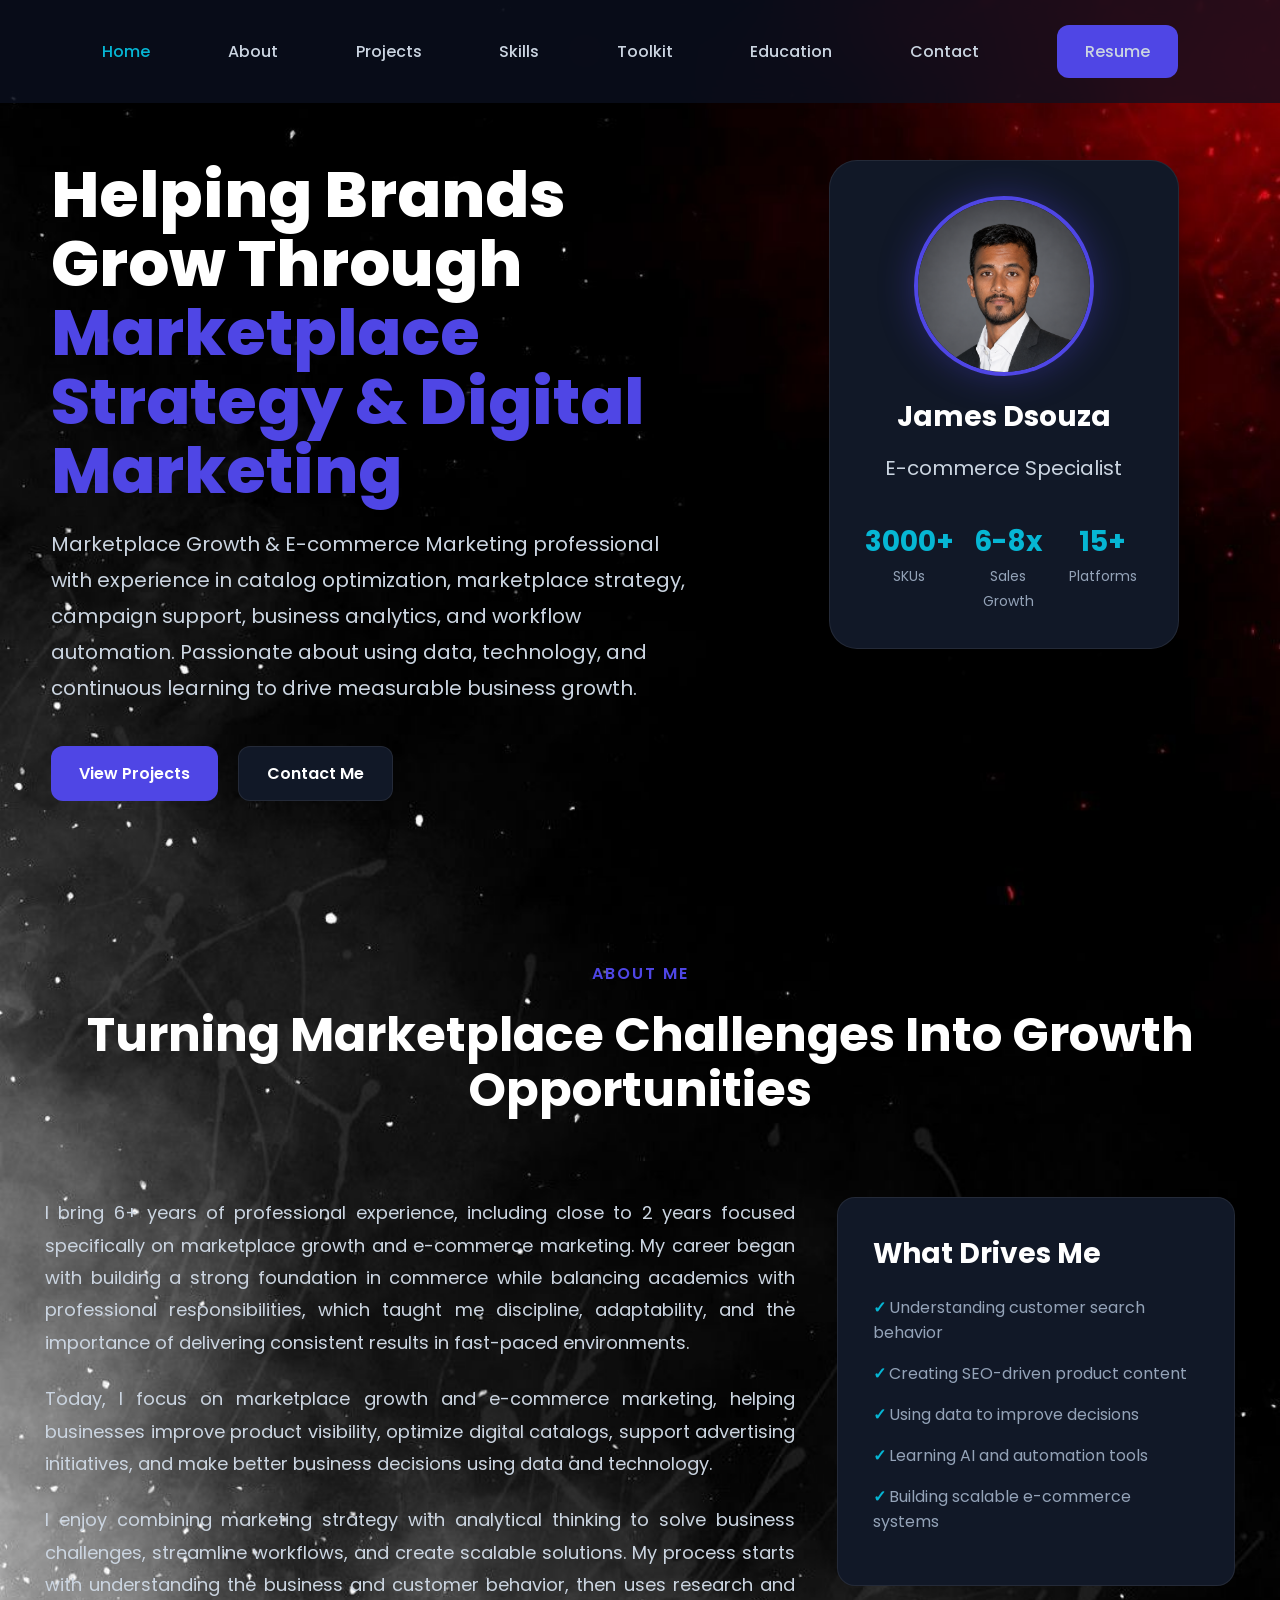
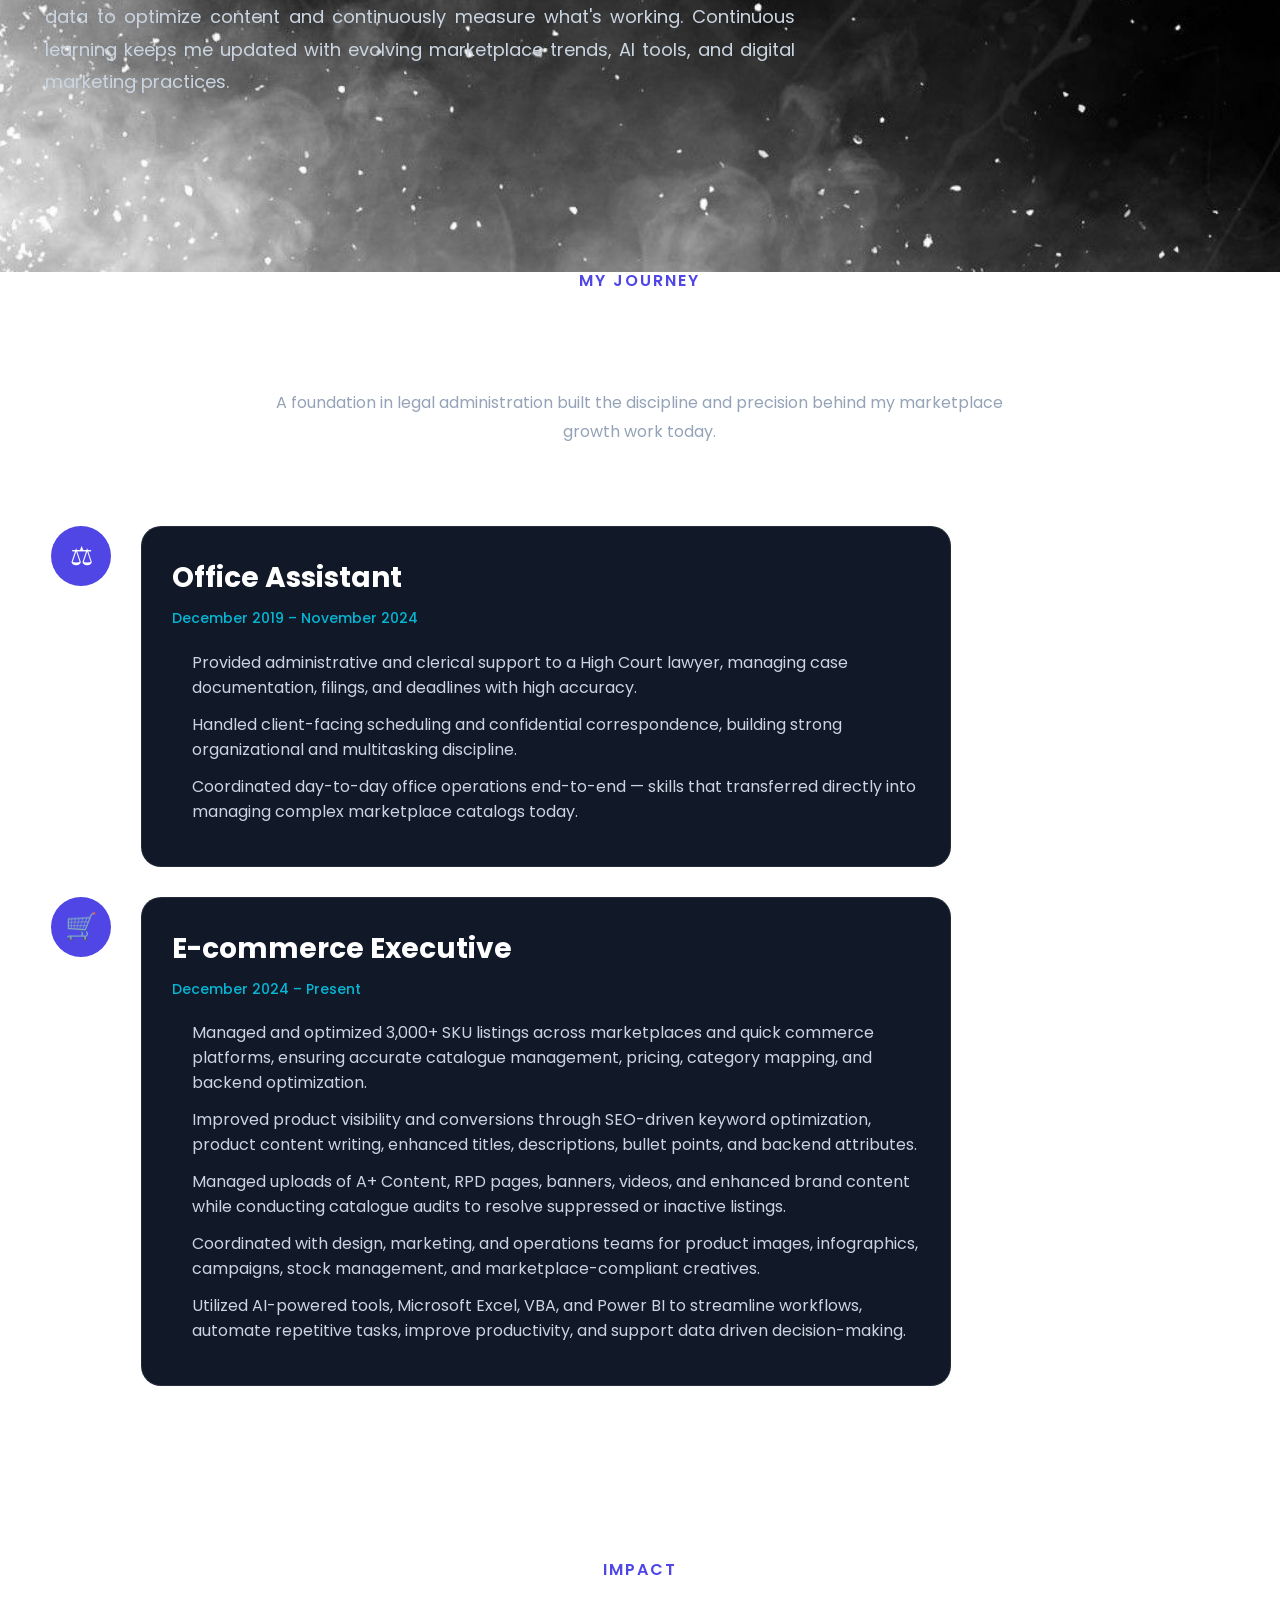
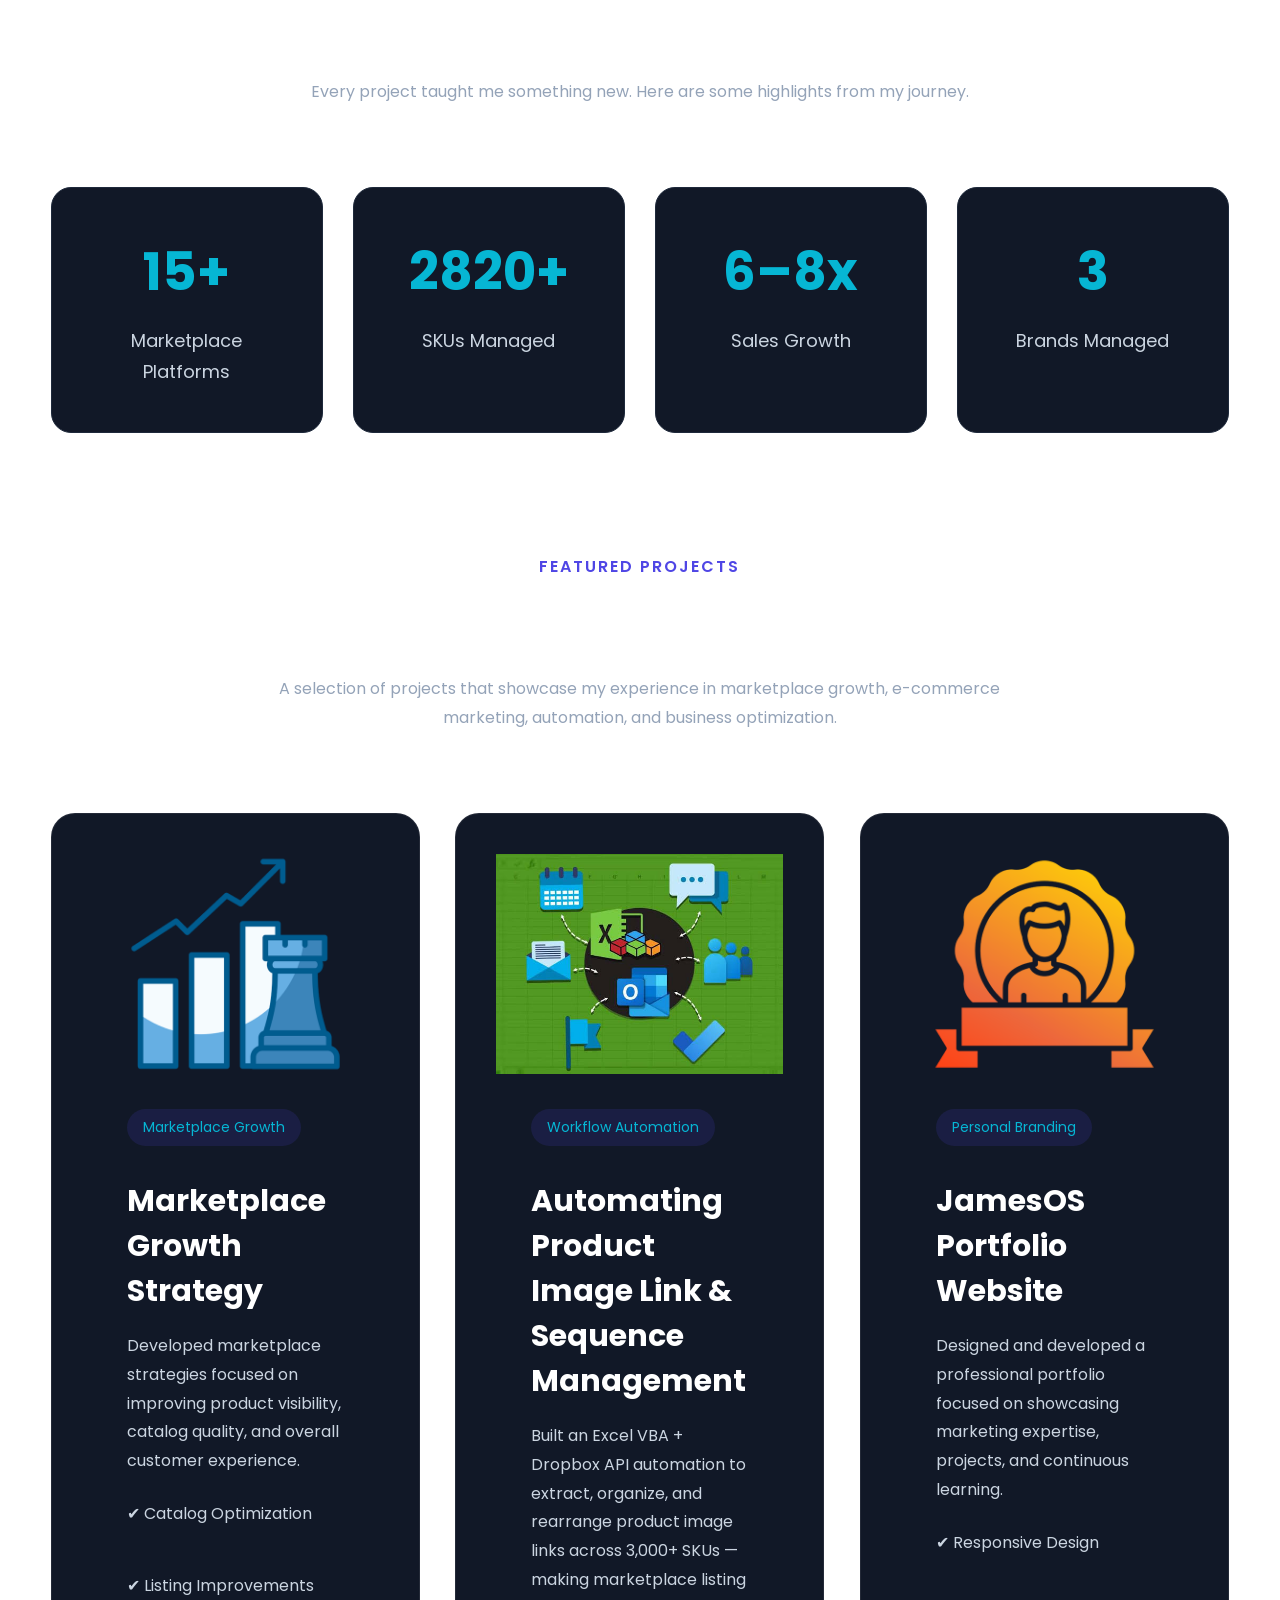
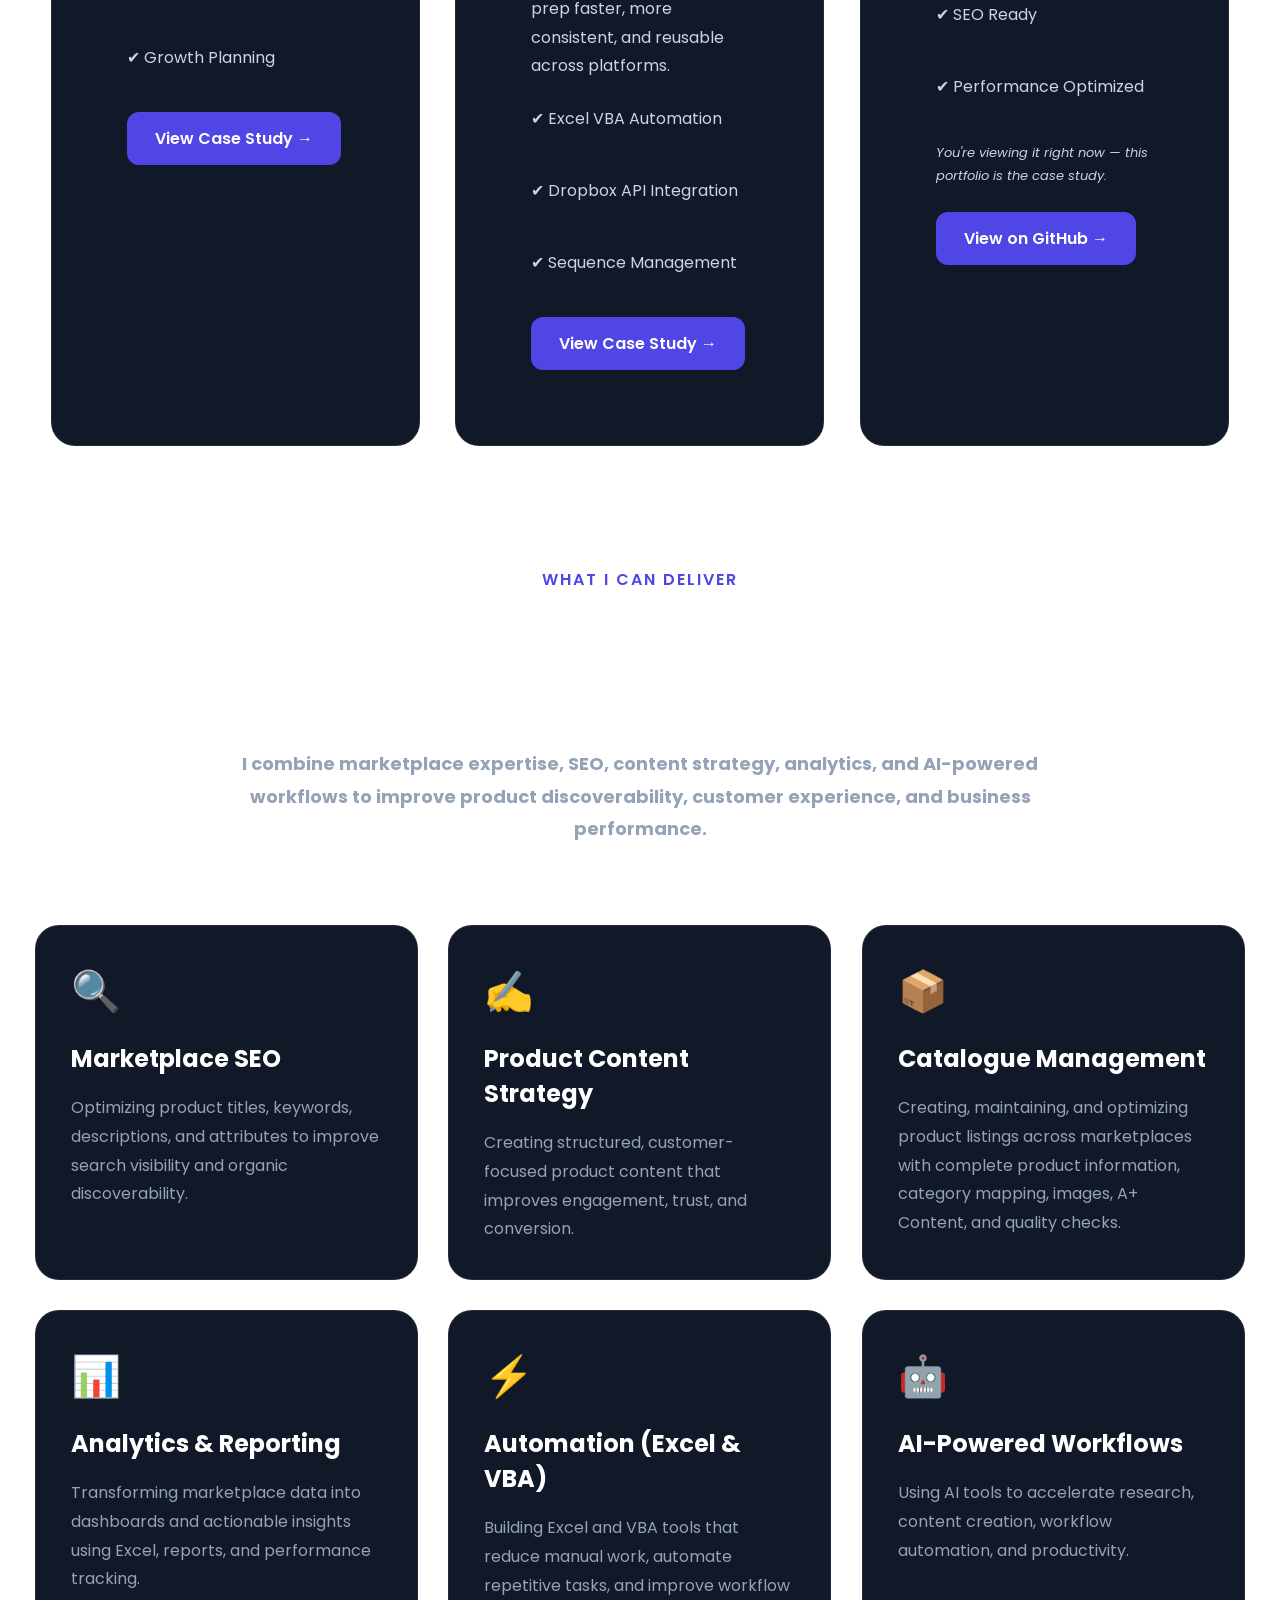
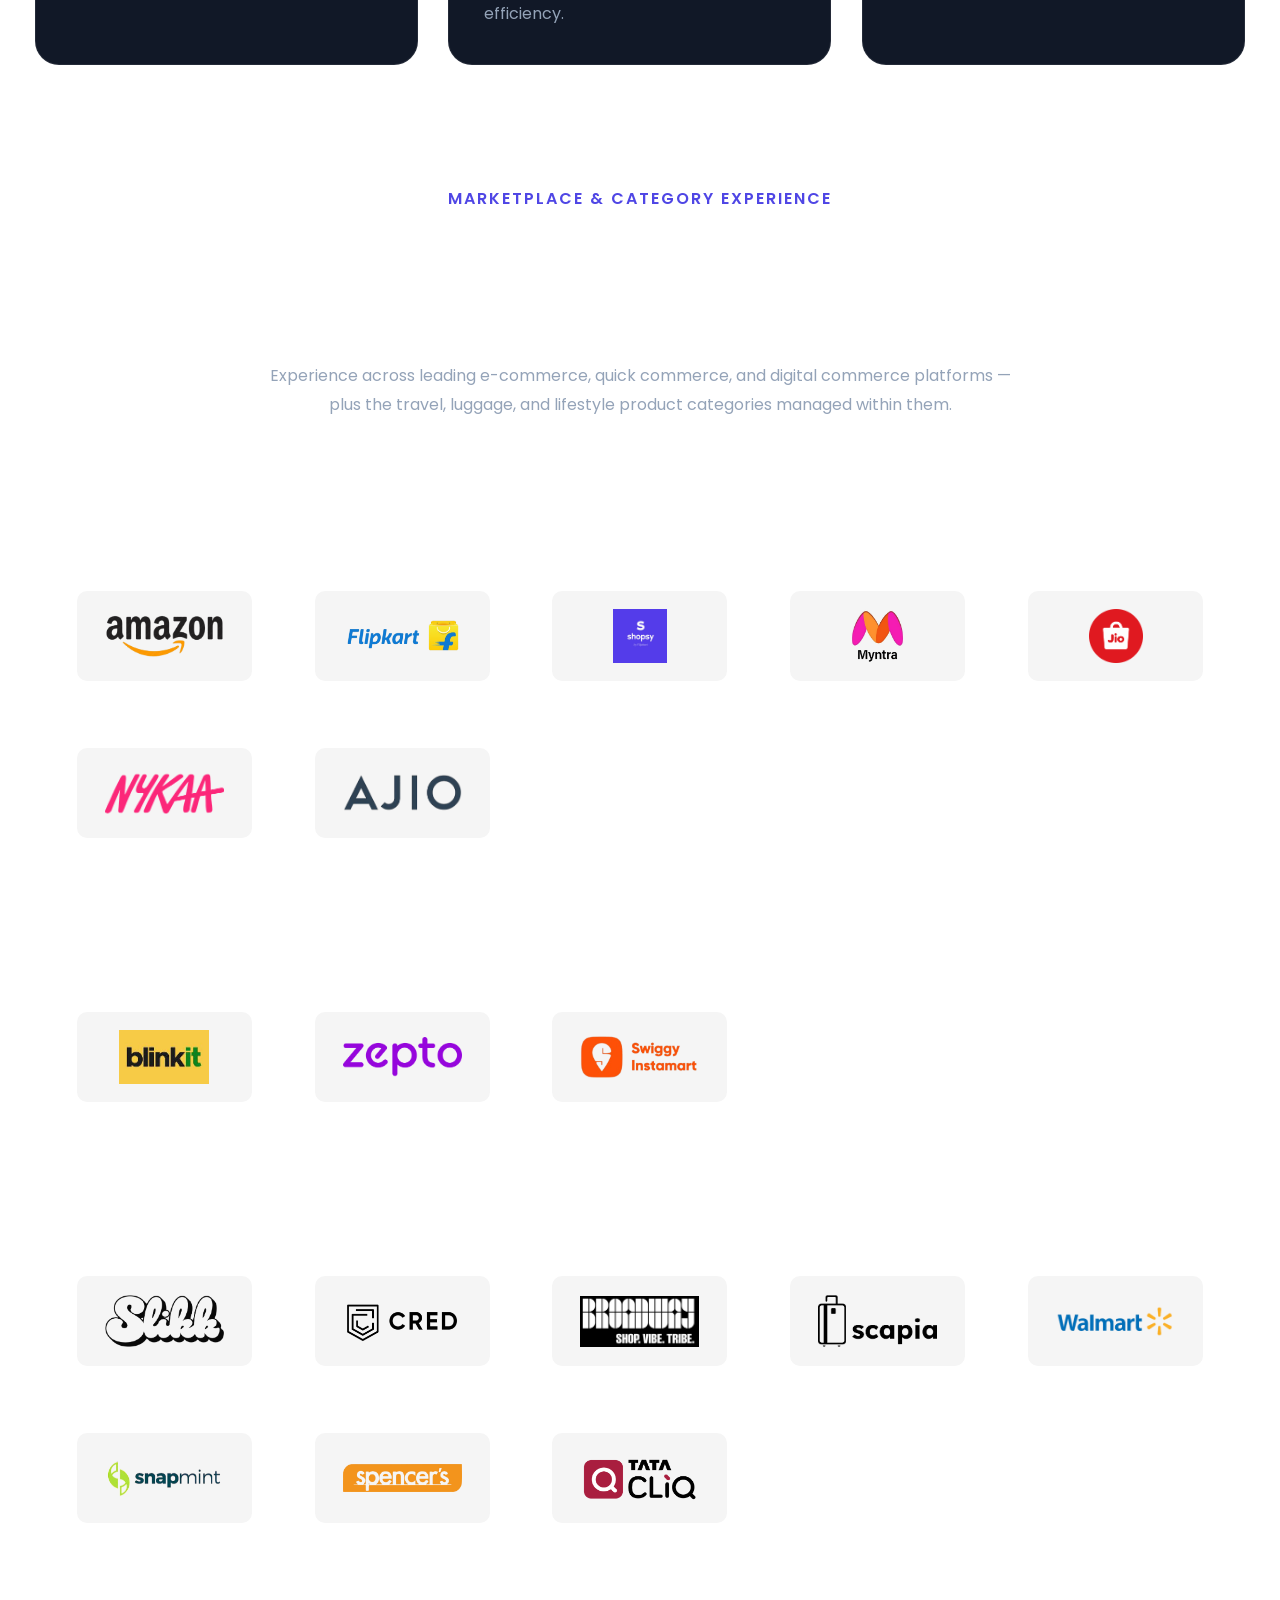
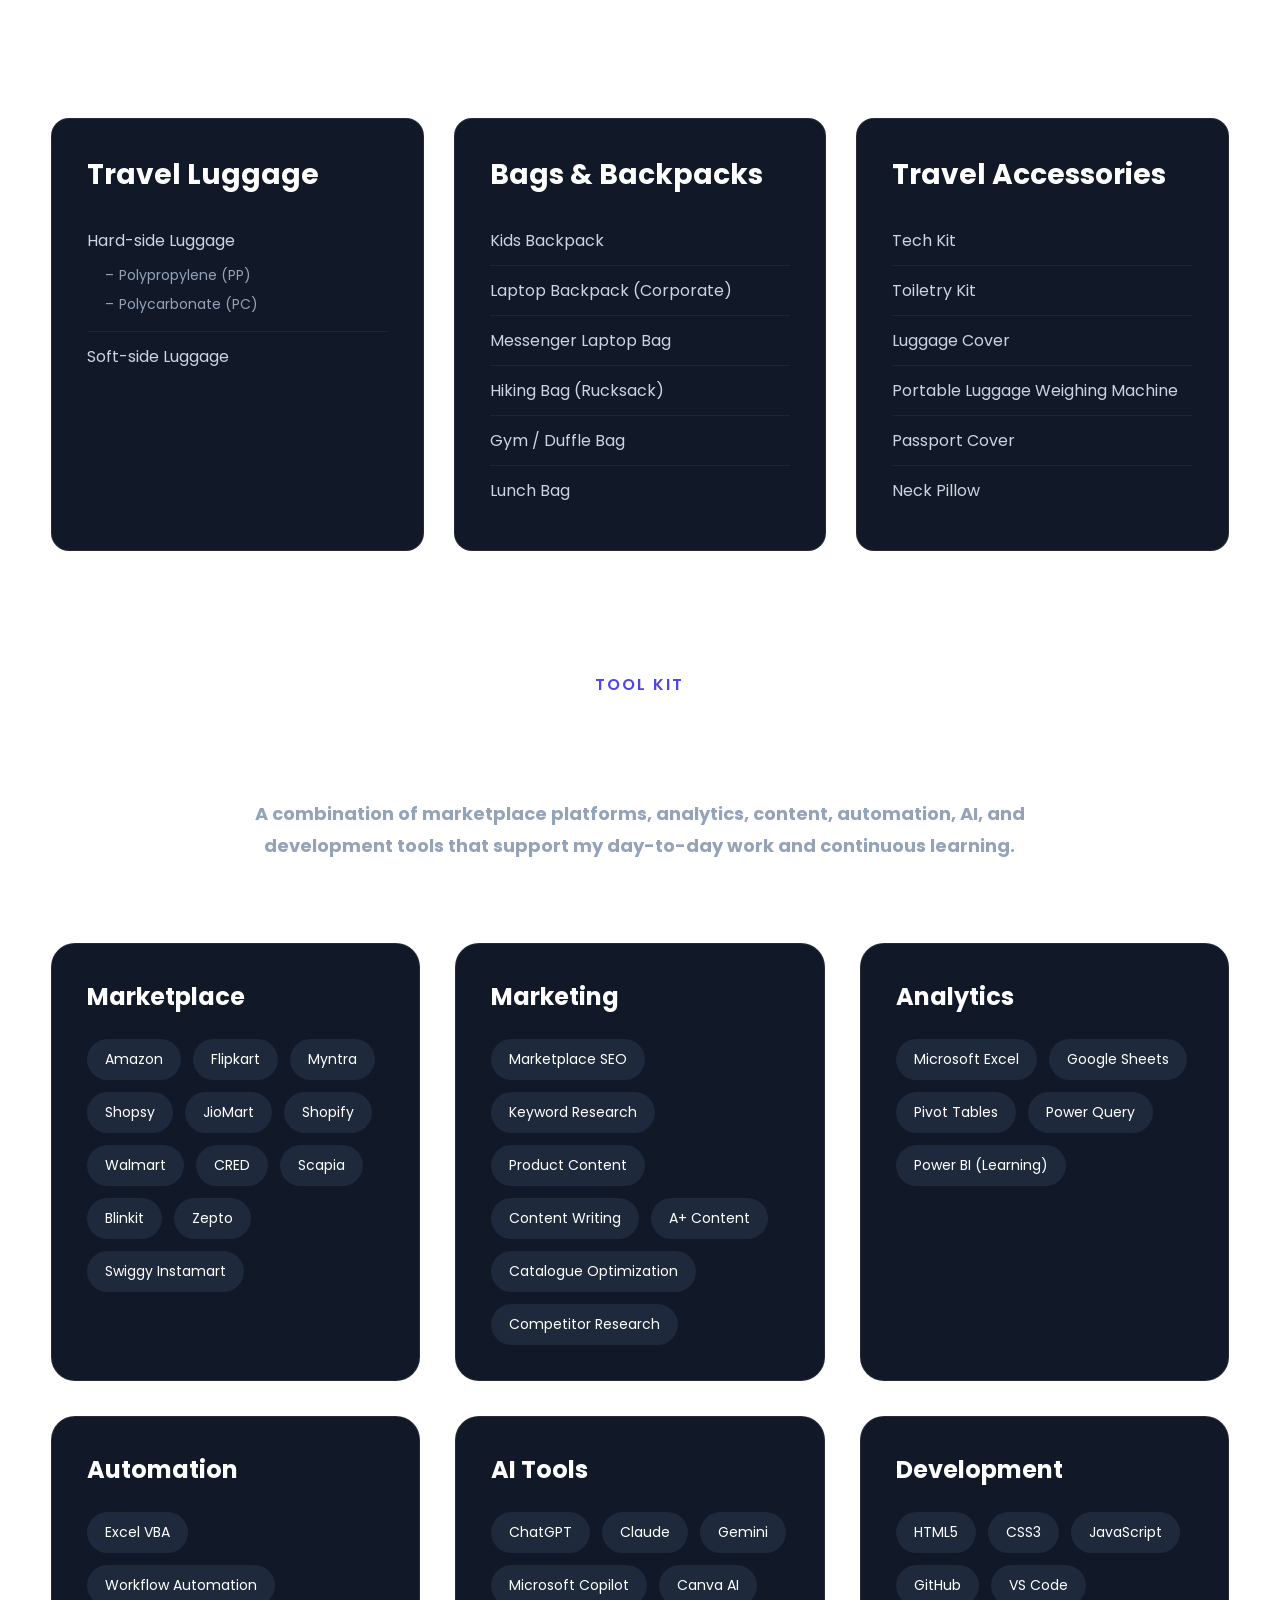
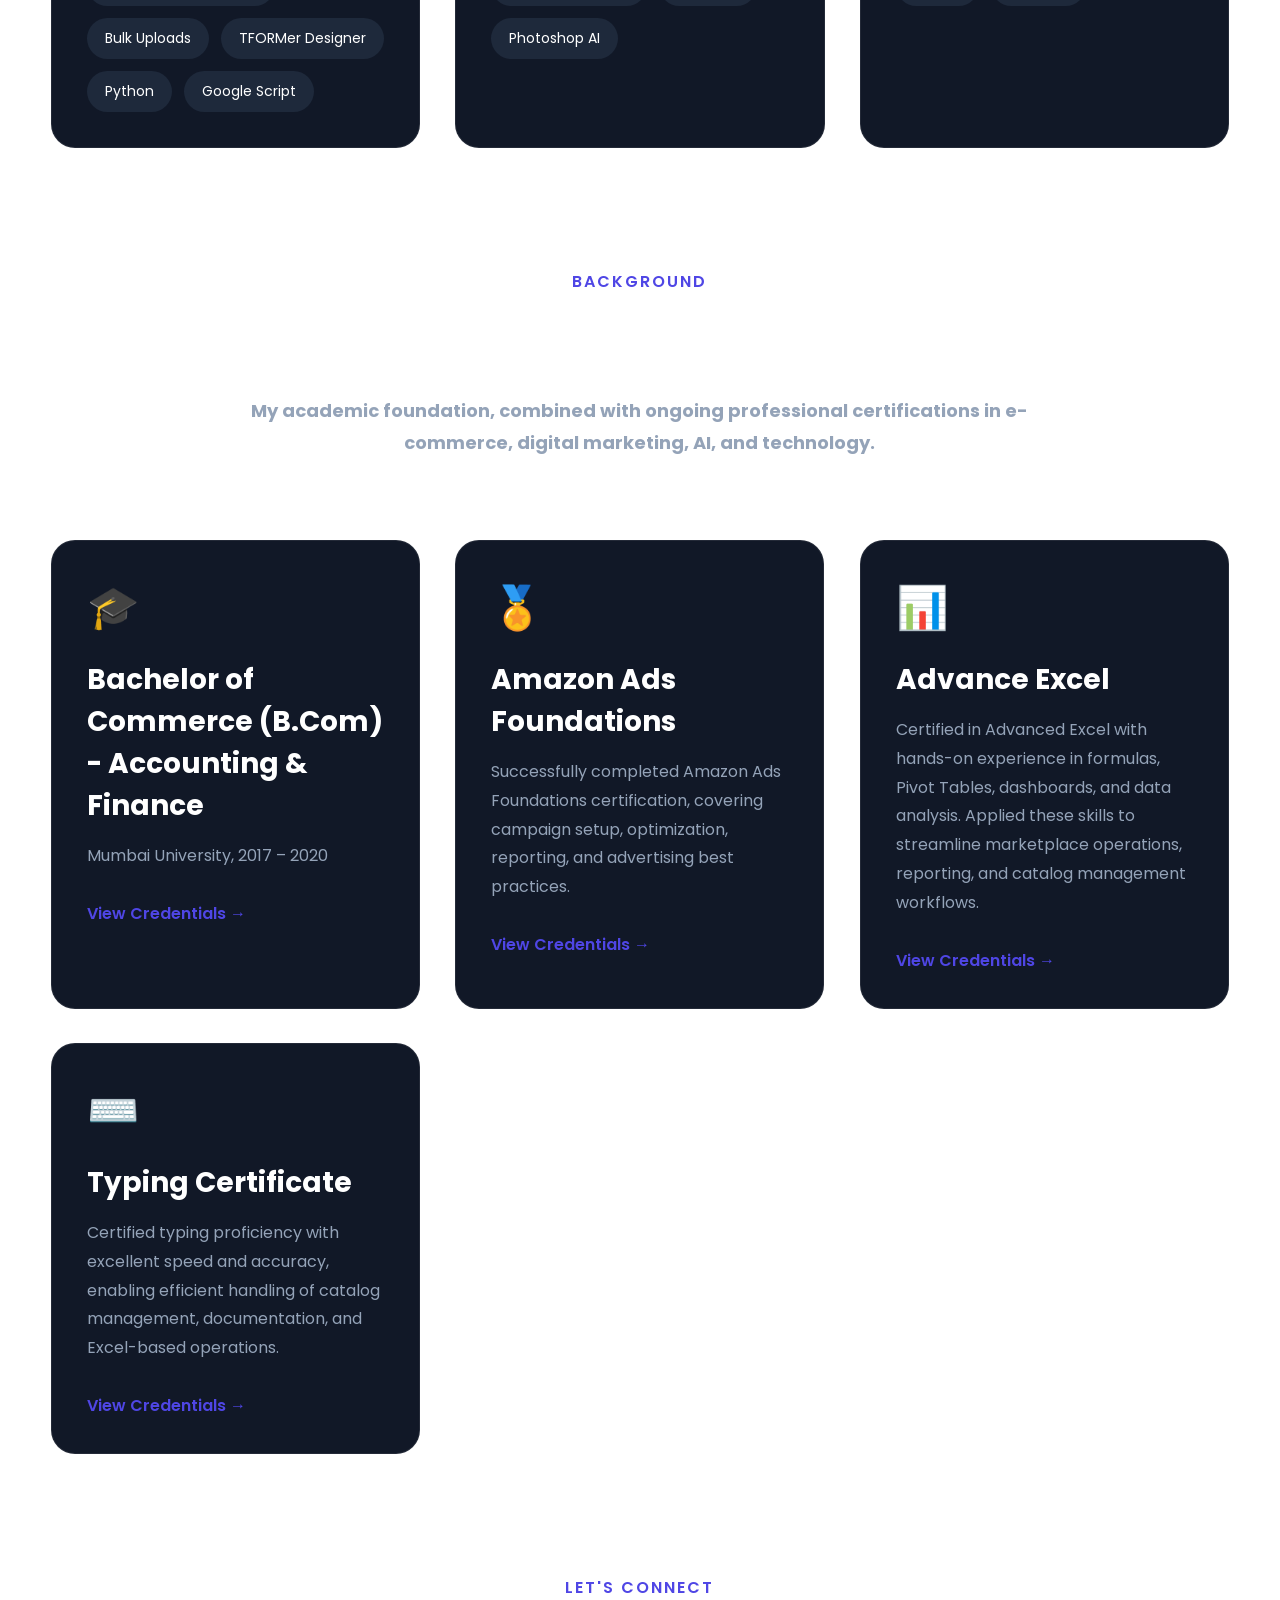
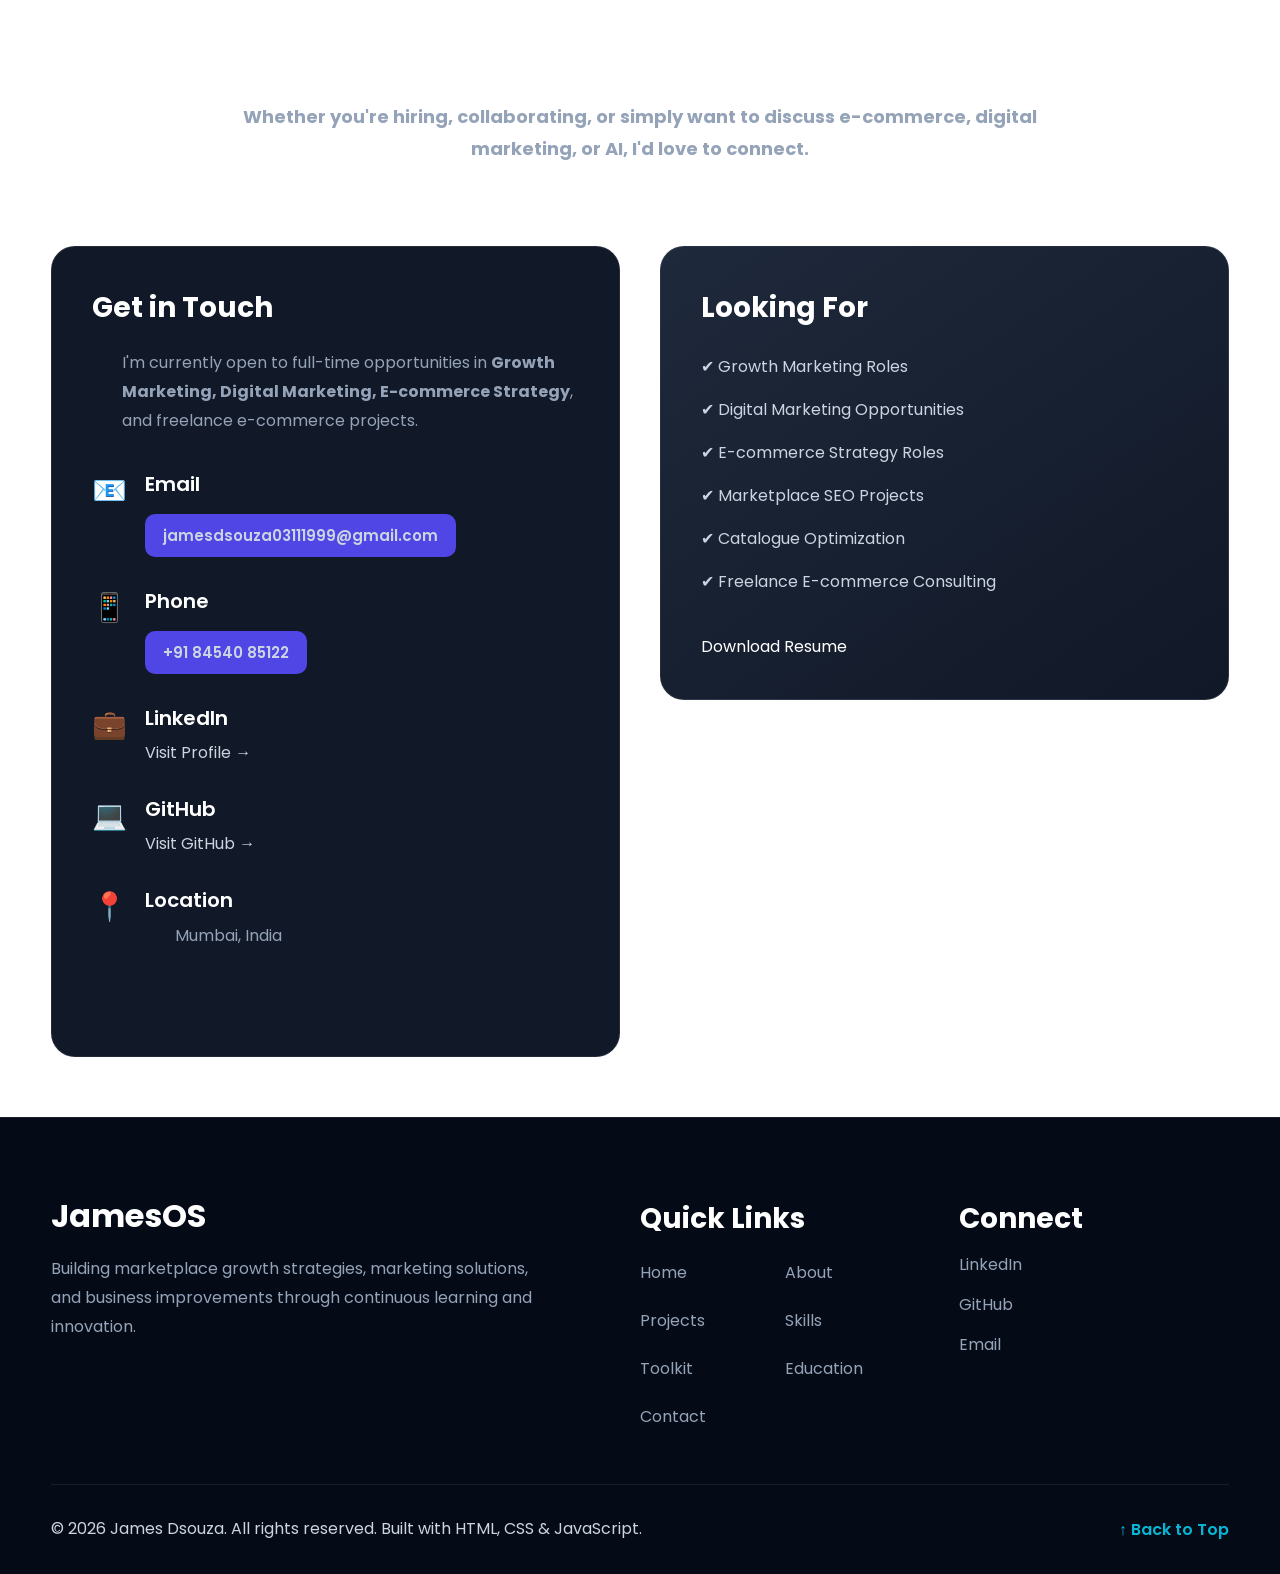
<file: index.html>
<!DOCTYPE html>
<html lang="en">

<head>
    <!-- Google tag (gtag.js) -->
    <script async src="https://www.googletagmanager.com/gtag/js?id=G-H7ZFYCJH4J"></script>
    <script>
        window.dataLayer = window.dataLayer || [];
        function gtag() { dataLayer.push(arguments); }
        gtag('js', new Date());
        gtag('event', 'resume_download');
        gtag('event', 'linkedin_click');
        gtag('event', 'email_copy');

        gtag('config', 'G-H7ZFYCJH4J');
    </script>
    <meta charset="UTF-8">
    <meta name="viewport" content="width=device-width, initial-scale=1.0">
    <meta name="description"
        content="Portfolio of James Dsouza - Marketplace Growth & E-commerce Marketing Professional specializing in SEO, catalogue optimization, analytics, AI automation and e-commerce strategy.">
    <meta name="author" content="James Dsouza">
    <meta name="keywords"
        content="Marketplace Growth, E-commerce, Amazon, Flipkart, SEO, Digital Marketing, Portfolio, James Dsouza">
    <title>James Dsouza | Marketplace Growth & E-commerce Marketing</title>
    <link rel="preconnect" href="https://fonts.googleapis.com">
    <link rel="preconnect" href="https://fonts.gstatic.com" crossorigin>
    <link href="https://fonts.googleapis.com/css2?family=Poppins:wght@400;500;600;700&display=swap" rel="stylesheet">
    <link rel="stylesheet" href="css/main.css">
    <link rel="stylesheet" href="css/variables.css">
    <link rel="stylesheet" href="css/components.css">
    <link rel="stylesheet" href="css/layout.css">
    <link rel="stylesheet" href="css/animations.css">
    <link rel="stylesheet" href="css/responsive.css">
</head>

<body>
    <header class="site-header">
        <div class="wrapper">
            <!-- Navigation -->
            <nav class="site-nav">
                <a href="#home">Home</a>
                <a href="#about">About</a>
                <a href="#projects">Projects</a>
                <a href="#deliverables">Skills</a>
                <a href="#toolkit">Toolkit</a>
                <a href="#certifications">Education</a>
                <a href="#contact">Contact</a>
                <a id="resumeLink"
                    href="https://drive.google.com/file/d/1wcJGUSCHFR8AWqRvehJRoLpFXJ1wqgF0/view?usp=drive_link"
                    target="_blank" rel="noopener noreferrer" class="btn btn-primary">
                    Resume
                </a>
            </nav>
            <!-- Mobile Menu -->
            <div class="nav-toggle">
                <span></span>
                <span></span>
                <span></span>
            </div>
        </div>
    </header>
    <main>
        <!-- =========================================================
PRIMARY HERO LANDING SECTION
========================================================= -->
        <section id="home" class="hero">
            <div class="container hero-grid">
                <!-- Left Content -->
                <div class="hero-content reveal">
                    <h1>
                        Helping Brands Grow Through
                        <span class="gradient-text">
                            Marketplace Strategy &
                            Digital Marketing</span>
                    </h1>
                    <p>
                        Marketplace Growth & E-commerce Marketing professional with experience in
                        catalog optimization, marketplace strategy, campaign support, business
                        analytics, and workflow automation. Passionate about using data,
                        technology, and continuous learning to drive measurable business growth.
                    </p>
                    <div class="hero-buttons">
                        <a href="#projects" class="btn btn-primary">
                            View Projects
                        </a>
                        <a href="#contact" class="btn btn-secondary">
                            Contact Me
                        </a>
                    </div>
                </div>
                <!-- Right Side -->
                <div class="hero-image reveal">
                    <div class="hero-card">
                        <div class="hero-avatar">
                            <img src="assets/images/Profil photo.png" alt="James Dsouza">
                        </div>
                        <h3>James Dsouza</h3>
                        <p>E-commerce Specialist</p>
                        <div class="hero-stats">
                            <div>
                                <strong>3000+</strong>
                                <span>SKUs</span>
                            </div>
                            <div>
                                <strong>6-8x</strong>
                                <span>Sales Growth</span>
                            </div>
                            <div>
                                <strong>15+</strong>
                                <span>Platforms</span>
                            </div>
                        </div>
                    </div>
                </div>
            </div>
        </section>
        <!-- =========================================================
PERSONAL STORY & PROFESSIONAL OVERVIEW
========================================================= -->
        <section id="about" class="about-section">
            <div class="about-section-heading reveal">
                <div class="container">
                    <div class="section-title">
                        <p class="eyebrow">ABOUT ME</p>
                        <h2>Turning Marketplace Challenges Into Growth Opportunities
                        </h2>
                    </div>
                </div>
            </div>
            <div class="about-grid">
                <div class="about-text">
                    <p>
                        I bring 6+ years of professional experience, including close to 2 years focused
                        specifically on marketplace growth and e-commerce marketing. My career began with
                        building a strong foundation in commerce while balancing academics with professional
                        responsibilities, which taught me discipline, adaptability, and the importance of
                        delivering consistent results in fast-paced environments.
                    </p>
                    <p>
                        Today, I focus on marketplace growth and e-commerce marketing, helping businesses improve
                        product visibility, optimize digital catalogs, support advertising initiatives, and make better
                        business decisions using data and technology.
                    </p>
                    <p>
                        I enjoy combining marketing strategy with analytical thinking to solve business challenges,
                        streamline workflows, and create scalable solutions. My process starts with understanding the
                        business and customer behavior, then uses research and data to optimize content and continuously
                        measure what's working. Continuous learning keeps me updated with evolving marketplace trends,
                        AI tools, and digital marketing practices.
                    </p>
                </div>
                <div class="about-highlight">
                    <h3>What Drives Me</h3>
                    <ul>
                        <li>Understanding customer search behavior</li>
                        <li>Creating SEO-driven product content</li>
                        <li>Using data to improve decisions</li>
                        <li>Learning AI and automation tools</li>
                        <li>Building scalable e-commerce systems</li>
                    </ul>
                </div>
            </div>
        </section>
        <!-- =========================================================
CAREER TIMELINE EXPERIENCE
========================================================= -->
        <section id="journey" class="journey-section">
            <div class="container">
                <div class="section-title">
                    <div class="journey-section-heading reveal">
                        <p>MY JOURNEY</p>
                        <h2>Every Experience Built The Next Skill.</h2>
                        <span>
                            A foundation in legal administration built the discipline and precision
                            behind my marketplace growth work today.
                        </span>
                    </div>
                </div>
                <div class="timeline">
                    <div class="timeline-item">
                        <div class="timeline-circle">⚖</div>
                        <div class="timeline-content">
                            <h3>Office Assistant</h3>
                            <small>December 2019 – November 2024</small>
                            <ul class="timeline-list">
                                <li>Provided administrative and clerical support to a High Court lawyer, managing case
                                    documentation, filings, and deadlines with high accuracy.</li>
                                <li>Handled client-facing scheduling and confidential correspondence, building strong
                                    organizational and multitasking discipline.</li>
                                <li>Coordinated day-to-day office operations end-to-end — skills that transferred
                                    directly into managing complex marketplace catalogs today.</li>
                            </ul>
                        </div>
                    </div>
                    <div class="timeline-item">
                        <div class="timeline-circle">🛒</div>
                        <div class="timeline-content">
                            <h3>E-commerce Executive</h3>
                            <small>December 2024 – Present</small>
                            <ul class="timeline-list">
                                <li>Managed and optimized 3,000+ SKU listings across marketplaces and quick
                                    commerce platforms, ensuring accurate catalogue management, pricing, category
                                    mapping, and backend optimization.</li>
                                <li>Improved product visibility and conversions through SEO-driven keyword
                                    optimization, product content writing, enhanced titles, descriptions, bullet points,
                                    and backend attributes.</li>
                                <li>Managed uploads of A+ Content, RPD pages, banners, videos, and enhanced brand
                                    content while conducting catalogue audits to resolve suppressed or inactive
                                    listings.</li>
                                <li>Coordinated with design, marketing, and operations teams for product images,
                                    infographics, campaigns, stock management, and marketplace-compliant
                                    creatives.</li>
                                <li>Utilized AI-powered tools, Microsoft Excel, VBA, and Power BI to streamline
                                    workflows, automate repetitive tasks, improve productivity, and support data driven
                                    decision-making.</li>
                            </ul>
                        </div>
                    </div>
                </div>
            </div>
        </section>
        <!-- =========================
                     IMPACT
                ========================= -->
        <section class="impact">
            <div class="container">
                <div class="section-title">
                    <p>IMPACT</p>
                    <h2>Numbers Behind My Work</h2>
                    <span>
                        Every project taught me something new.
                        Here are some highlights from my journey.
                    </span>
                </div>
                <div class="impact-grid">
                    <div class="impact-card reveal">
                        <h3 class="counter" data-count="15" data-suffix="+">15+</h3>
                        <p>Marketplace Platforms</p>
                    </div>
                    <div class="impact-card reveal">
                        <h3 class="counter" data-count="3000" data-suffix="+">3000+</h3>
                        <p>SKUs Managed</p>
                    </div>
                    <div class="impact-card reveal">
                        <h3>6–8x</h3>
                        <p>Sales Growth</p>
                    </div>
                    <div class="impact-card reveal">
                        <h3 class="counter" data-count="3">3</h3>
                        <p>Brands Managed</p>
                    </div>
                </div>
            </div>
        </section>
        <!-- =========================================================
FEATURED PROJECT SHOWCASE
========================================================= -->
        <section id="projects" class="projects-section">
            <div class="container">
                <div class="section-title reveal">
                    <p>FEATURED PROJECTS</p>
                    <h2>Projects That Demonstrate My Work</h2>
                    <span>
                        A selection of projects that showcase my experience in marketplace
                        growth, e-commerce marketing, automation, and business optimization.
                    </span>
                </div>
                <div class="projects-grid">
                    <!-- Project 1 -->
                    <article class="project-card reveal">
                        <div class="project-image">
                            <img src="assets/images/Marketplace Growth Strategy.png">
                        </div>
                        <div class="project-content">
                            <div class="project-tag">
                                Marketplace Growth
                            </div>
                            <h3>Marketplace Growth Strategy</h3>
                            <p>
                                Developed marketplace strategies focused on improving
                                product visibility, catalog quality, and overall customer
                                experience.
                            </p>
                            <ul class="project-list">
                                <li>✔ Catalog Optimization</li>
                                <li>✔ Listing Improvements</li>
                                <li>✔ Growth Planning</li>
                            </ul>
                            <a href="pages/marketplace-growth.html" class="btn btn-primary">
                                View Case Study →
                            </a>
                        </div>
                    </article>
                    <!-- Project 2 -->
                    <article class="project-card reveal">
                        <div class="project-image">
                            <img src="assets/images/Automating.jpg">
                        </div>
                        <div class="project-content">
                            <div class="project-tag">
                                Workflow Automation
                            </div>
                            <h3>Automating Product Image Link & Sequence Management</h3>
                            <p>Built an Excel VBA + Dropbox API automation to extract, organize,
                                and rearrange product image links across 3,000+ SKUs — making
                                marketplace listing prep faster, more consistent, and reusable
                                across platforms.
                            </p>
                            <ul class="project-list">
                                <li>✔ Excel VBA Automation</li>
                                <li>✔ Dropbox API Integration</li>
                                <li>✔ Sequence Management</li>
                            </ul>
                            <a href="pages/automation.html" class="btn btn-primary">
                                View Case Study →
                            </a>
                        </div>
                    </article>
                    <!-- Project 3 -->
                    <article class="project-card reveal">
                        <div class="project-image">
                            <img src="assets/images/Brand.png">
                        </div>
                        <div class="project-content">
                            <div class="project-tag">
                                Personal Branding
                            </div>
                            <h3>JamesOS Portfolio Website</h3>
                            <p>
                                Designed and developed a professional portfolio focused on
                                showcasing marketing expertise, projects, and continuous
                                learning.
                            </p>
                            <ul class="project-list">
                                <li>✔ Responsive Design</li>
                                <li>✔ SEO Ready</li>
                                <li>✔ Performance Optimized</li>
                            </ul>
                            <p class="project-note">You're viewing it right now — this portfolio is the case study.
                            </p>
                            <a href="https://github.com/notjamesdsouza/JamesOS" target="_blank"
                                rel="noopener noreferrer" class="btn btn-primary">
                                View on GitHub →
                            </a>

                        </div>
                    </article>
                </div>
            </div>
        </section>
        <!-- =========================================================
PRODUCT CATEGORY EXPERIENCE
========================================================= -->
        <!-- =========================================================
WHAT I CAN DELIVER  (merged former "Deliverables" + "How I Create Value"
sections into one, non-redundant list)
========================================================= -->
        <section id="deliverables" class="deliverables-section">
            <div class="deliverables-section-heading reveal">
                <div class="container">
                    <div class="section-title">
                        <p class="eyebrow">WHAT I CAN DELIVER</p>
                        <h2>Helping Brands Grow Through Better Marketplace Experiences</h2>
                        <h3 class="section-description">
                            I combine marketplace expertise, SEO, content strategy, analytics, and AI-powered workflows
                            to improve product discoverability, customer experience, and business performance.
                        </h3>
                    </div>
                </div>
            </div>
            <div class="deliverables-grid">
                <div class="deliverable-card reveal">
                    <div class="icon">🔍</div>
                    <h3>Marketplace SEO</h3>
                    <p>Optimizing product titles, keywords, descriptions, and attributes to improve search visibility
                        and organic discoverability.</p>
                </div>
                <div class="deliverable-card reveal">
                    <div class="icon">✍️</div>
                    <h3>Product Content Strategy</h3>
                    <p>Creating structured, customer-focused product content that improves engagement, trust, and
                        conversion.</p>
                </div>
                <div class="deliverable-card reveal">
                    <div class="icon">📦</div>
                    <h3>Catalogue Management</h3>
                    <p>Creating, maintaining, and optimizing product listings across marketplaces with complete product
                        information, category mapping, images, A+ Content, and quality checks.</p>
                </div>
                <div class="deliverable-card reveal">
                    <div class="icon">📊</div>
                    <h3>Analytics & Reporting</h3>
                    <p>Transforming marketplace data into dashboards and actionable insights using Excel, reports, and
                        performance tracking.</p>
                </div>
                <div class="deliverable-card reveal">
                    <div class="icon">⚡</div>
                    <h3>Automation (Excel & VBA)</h3>
                    <p>Building Excel and VBA tools that reduce manual work, automate repetitive tasks, and improve
                        workflow efficiency.</p>
                </div>
                <div class="deliverable-card reveal">
                    <div class="icon">🤖</div>
                    <h3>AI-Powered Workflows</h3>
                    <p>Using AI tools to accelerate research, content creation, workflow automation, and productivity.
                    </p>
                </div>
            </div>
        </section>
        <!-- =====================================
MARKETPLACE EXPERIENCE
====================================== -->
        <section id="marketplaces" class="marketplaces-section">

            <div class="marketplaces-section-heading reveal">

                <div class="container">

                    <div class="section-title">
                        <p>MARKETPLACE & CATEGORY EXPERIENCE</p>
                        <h2>
                            Platforms, marketplaces & product categories I've worked on.
                        </h2>
                        <span>
                            Experience across leading e-commerce, quick commerce, and digital
                            commerce platforms — plus the travel, luggage, and lifestyle
                            product categories managed within them.
                        </span>
                    </div>


                    <!-- =====================================
            E-COMMERCE PLATFORMS
            ====================================== -->
                    <div class="marketplace-group">

                        <h3>E-commerce Platforms</h3>

                        <div class="marketplace-grid">

                            <div class="marketplace-card">
                                <div class="marketplace-logo">
                                    <img src="assets/images/marketplaces/amazon.png" alt="Amazon">
                                </div>
                            </div>

                            <div class="marketplace-card">
                                <div class="marketplace-logo">
                                    <img src="assets/images/marketplaces/flipkart.png" alt="Flipkart">
                                </div>
                            </div>

                            <div class="marketplace-card">
                                <div class="marketplace-logo">
                                    <img src="assets/images/marketplaces/shopsy.png" alt="Shopsy">
                                </div>
                            </div>

                            <div class="marketplace-card">
                                <div class="marketplace-logo">
                                    <img src="assets/images/marketplaces/myntra.png" alt="Myntra">
                                </div>
                            </div>

                            <div class="marketplace-card">
                                <div class="marketplace-logo">
                                    <img src="assets/images/marketplaces/jiomart.png" alt="JioMart">
                                </div>
                            </div>

                            <div class="marketplace-card">
                                <div class="marketplace-logo">
                                    <img src="assets/images/marketplaces/nykaa.png" alt="Nykaa">
                                </div>
                            </div>

                            <div class="marketplace-card">
                                <div class="marketplace-logo">
                                    <img src="assets/images/marketplaces/ajio.png" alt="AJIO">
                                </div>
                            </div>

                        </div>

                    </div>


                    <!-- =====================================
            QUICK COMMERCE PLATFORMS
            ====================================== -->
                    <div class="marketplace-group">

                        <h3>Quick Commerce Platforms</h3>

                        <div class="marketplace-grid">

                            <div class="marketplace-card">
                                <div class="marketplace-logo">
                                    <img src="assets/images/marketplaces/blinkit.png" alt="Blinkit">
                                </div>
                            </div>

                            <div class="marketplace-card">
                                <div class="marketplace-logo">
                                    <img src="assets/images/marketplaces/zepto.png" alt="Zepto">
                                </div>
                            </div>

                            <div class="marketplace-card">
                                <div class="marketplace-logo">
                                    <img src="assets/images/marketplaces/instamart.png" alt="Swiggy Instamart">
                                </div>
                            </div>

                        </div>

                    </div>

                    <!-- =====================================
            OTHER DIGITAL COMMERCE PLATFORMS
            ====================================== -->
                    <div class="marketplace-group">

                        <h3>Other Platforms</h3>

                        <div class="marketplace-grid">

                            <div class="marketplace-card">
                                <div class="marketplace-logo">
                                    <img src="assets/images/marketplaces/slikk.png" alt="Slikk">
                                </div>
                            </div>

                            <div class="marketplace-card">
                                <div class="marketplace-logo">
                                    <img src="assets/images/marketplaces/cred.png" alt="CRED">
                                </div>
                            </div>

                            <div class="marketplace-card">
                                <div class="marketplace-logo">
                                    <img src="assets/images/marketplaces/broadway.png" alt="Broadway">
                                </div>
                            </div>

                            <div class="marketplace-card">
                                <div class="marketplace-logo">
                                    <img src="assets/images/marketplaces/scapia.png" alt="Scapia">
                                </div>
                            </div>

                            <div class="marketplace-card">
                                <div class="marketplace-logo">
                                    <img src="assets/images/marketplaces/walmart.png" alt="Walmart">
                                </div>
                            </div>

                            <div class="marketplace-card">
                                <div class="marketplace-logo">
                                    <img src="assets/images/marketplaces/snapmint.png" alt="Snapmint">
                                </div>
                            </div>

                            <div class="marketplace-card">
                                <div class="marketplace-logo">
                                    <img src="assets/images/marketplaces/spencers.png" alt="Spencer's">
                                </div>
                            </div>

                            <div class="marketplace-card">
                                <div class="marketplace-logo">
                                    <img src="assets/images/marketplaces/tatacliq.png" alt="Tata CLiQ">
                                </div>
                            </div>

                        </div>



                        <div class="category-group">
                            <h3>Product Categories</h3>
                            <div class="category-grid">
                                <!-- Travel Luggage -->
                                <div class="category-card">
                                    <h3>Travel Luggage</h3>
                                    <ul>
                                        <li>
                                            Hard-side Luggage
                                            <ul class="category-subitems">
                                                <li>Polypropylene (PP)</li>
                                                <li>Polycarbonate (PC)</li>
                                            </ul>
                                        </li>
                                        <li>Soft-side Luggage</li>
                                    </ul>
                                </div>
                                <!-- Bags -->
                                <div class="category-card">
                                    <h3>Bags & Backpacks</h3>
                                    <ul>
                                        <li>Kids Backpack</li>
                                        <li>Laptop Backpack (Corporate)</li>
                                        <li>Messenger Laptop Bag</li>
                                        <li>Hiking Bag (Rucksack)</li>
                                        <li>Gym / Duffle Bag</li>
                                        <li>Lunch Bag</li>
                                    </ul>
                                </div>
                                <!-- Accessories -->
                                <div class="category-card">
                                    <h3>Travel Accessories</h3>
                                    <ul>
                                        <li>Tech Kit</li>
                                        <li>Toiletry Kit</li>
                                        <li>Luggage Cover</li>
                                        <li>Portable Luggage Weighing Machine</li>
                                        <li>Passport Cover</li>
                                        <li>Neck Pillow</li>
                                    </ul>
                                </div>
                            </div>
                        </div>
                    </div>
        </section>

        <!-- =========================================================
PROFESSIONAL TOOLKIT MATRIX
========================================================= -->
        <section id="toolkit" class="toolkit-section">
            <div class="container">
                <div class="toolkit-section-heading reveal">
                    <div class="section-title">
                        <p class="eyebrow">TOOL KIT</p>
                        <h2>Platforms & Technologies I Work With</h2>
                        <h3 class="section-description">
                            A combination of marketplace platforms, analytics, content, automation, AI, and development
                            tools that support my day-to-day work and continuous learning.
                        </h3>
                    </div>
                </div>

                <div class="toolkit-wrapper">
                    <!-- Marketplace -->
                    <div class="toolkit-card">
                        <h3>Marketplace</h3>
                        <div class="toolkit-tags">
                            <span>Amazon</span>
                            <span>Flipkart</span>
                            <span>Myntra</span>
                            <span>Shopsy</span>
                            <span>JioMart</span>
                            <span>Shopify</span>
                            <span>Walmart</span>
                            <span>CRED</span>
                            <span>Scapia</span>
                            <span>Blinkit</span>
                            <span>Zepto</span>
                            <span>Swiggy Instamart</span>
                        </div>
                    </div>
                    <!-- Marketing -->
                    <div class="toolkit-card">
                        <h3>Marketing</h3>
                        <div class="toolkit-tags">
                            <span>Marketplace SEO</span>
                            <span>Keyword Research</span>
                            <span>Product Content</span>
                            <span>Content Writing</span>
                            <span>A+ Content</span>
                            <span>Catalogue Optimization</span>
                            <span>Competitor Research</span>
                        </div>
                    </div>
                    <!-- Analytics -->
                    <div class="toolkit-card">
                        <h3>Analytics</h3>
                        <div class="toolkit-tags">
                            <span>Microsoft Excel</span>
                            <span>Google Sheets</span>
                            <span>Pivot Tables</span>
                            <span>Power Query</span>
                            <span>Power BI (Learning)</span>
                        </div>
                    </div>
                    <!-- Automation -->
                    <div class="toolkit-card">
                        <h3>Automation</h3>
                        <div class="toolkit-tags">
                            <span>Excel VBA</span>
                            <span>Workflow Automation</span>
                            <span>Bulk Uploads</span>
                            <span>TFORMer Designer</span>
                            <span>Python</span>
                            <span>Google Script</span>
                        </div>
                    </div>
                    <!-- AI -->
                    <div class="toolkit-card">
                        <h3>AI Tools</h3>
                        <div class="toolkit-tags">
                            <span>ChatGPT</span>
                            <span>Claude</span>
                            <span>Gemini</span>
                            <span>Microsoft Copilot</span>
                            <span>Canva AI</span>
                            <span>Photoshop AI</span>
                        </div>
                    </div>
                    <!-- Development -->
                    <div class="toolkit-card">
                        <h3>Development</h3>
                        <div class="toolkit-tags">
                            <span>HTML5</span>
                            <span>CSS3</span>
                            <span>JavaScript</span>
                            <span>GitHub</span>
                            <span>VS Code</span>
                        </div>
                    </div>
                </div>
            </div>
        </section>

        <!-- ===========================
     CERTIFICATIONS
=========================== -->
        <section id="certifications" class="certifications-section">
            <div class="container">
                <div class="certifications-section-heading reveal">
                    <div class="section-title">
                        <p class="eyebrow">BACKGROUND</p>
                        <h2>Education & Certifications</h2>
                        <h3 class="section-description">
                            My academic foundation, combined with ongoing professional certifications in
                            e-commerce, digital marketing, AI, and technology.
                        </h3>
                    </div>
                </div>

                <div class="certificate-grid">
                    <div class="certificate-card reveal">
                        <div class="certificate-icon">🎓</div>
                        <h3>Bachelor of Commerce (B.Com) - Accounting & Finance</h3>
                        <p>Mumbai University, 2017 – 2020</p>
                        <a href="https://drive.google.com/file/d/1hHeBx_06RhX_f0HncrD3wtFbHrgxxgJf/view?usp=drive_link"
                            class="certificate-btn" target="_blank" rel="noopener noreferrer">
                            View Credentials →
                        </a>
                    </div>

                    <div class="certificate-card reveal">
                        <div class="certificate-icon">🏅</div>
                        <h3>Amazon Ads Foundations</h3>
                        <p>Successfully completed Amazon Ads Foundations certification,
                            covering campaign setup, optimization, reporting, and advertising best practices.</p>
                        <a href="https://drive.google.com/file/d/1aTQEUxjm4-zwdUrN560Kh2JOnrW4zszf/view?usp=drive_link"
                            class="certificate-btn" target="_blank" rel="noopener noreferrer">
                            View Credentials →
                        </a>
                    </div>

                    <div class="certificate-card reveal">
                        <div class="certificate-icon">📊</div>
                        <h3>Advance Excel</h3>
                        <p>Certified in Advanced Excel with hands-on experience in formulas, Pivot Tables, dashboards,
                            and
                            data analysis.
                            Applied these skills to streamline marketplace operations, reporting, and catalog management
                            workflows.</p>
                        <a href="https://drive.google.com/file/d/1tZ1V-ZA673vc0jNz6TnxTsUmD6Q_QFF9/view?usp=drive_link"
                            class="certificate-btn" target="_blank" rel="noopener noreferrer">
                            View Credentials →
                        </a>
                    </div>

                    <div class="certificate-card reveal">
                        <div class="certificate-icon">⌨️</div>
                        <h3>Typing Certificate</h3>
                        <p>Certified typing proficiency with excellent speed and accuracy, enabling efficient
                            handling
                            of
                            catalog management, documentation, and Excel-based operations.</p>
                        <a href="https://drive.google.com/file/d/1j_AIkzTLOGA84khkHky5VtELDgSMajLH/view?usp=drive_link"
                            class="certificate-btn" target="_blank" rel="noopener noreferrer">
                            View Credentials →
                        </a>
                    </div>
                </div>
            </div>
        </section>
        <!-- ===========================
     CONTACT
=========================== -->
        <section id="contact" class="contact-section">
            <div class="container">
                <div class="contact-section-heading reveal">
                    <div class="section-title">
                        <p class="eyebrow">LET'S CONNECT</p>
                        <h2>Let's Build Something Great Together</h2>
                        <h3 class="section-description">
                            Whether you're hiring, collaborating, or simply want to discuss e-commerce, digital
                            marketing,
                            or AI, I'd love to connect.
                        </h3>
                    </div>
                </div>
                <div class="contact-wrapper">
                    <!-- Left Side -->
                    <!-- =========================================================
                    CONTACT ACTION HUB — direct mailto/tel links so recruiters
                    can act immediately without relying on clipboard JS.
                    ========================================================= -->
                    <div class="contact-info">
                        <h3>Get in Touch</h3>
                        <p>
                            I'm currently open to full-time opportunities in
                            <strong>Growth Marketing, Digital Marketing,
                                E-commerce Strategy</strong>,
                            and freelance e-commerce projects.
                        </p>
                        <div class="contact-item">
                            <span>📧</span>
                            <div>
                                <h4>Email</h4>
                                <a class="contact-action-btn" href="mailto:jamesdsouza03111999@gmail.com">
                                    jamesdsouza03111999@gmail.com
                                </a>
                            </div>
                        </div>
                        <div class="contact-item">
                            <span>📱</span>
                            <div>
                                <h4>Phone</h4>
                                <a class="contact-action-btn" href="tel:+918454085122">
                                    +91 84540 85122
                                </a>
                            </div>
                        </div>
                        <div class="contact-item">
                            <span>💼</span>
                            <div>
                                <h4>LinkedIn</h4>
                                <a id="linkedinLink">
                                    Visit Profile →
                                </a>
                            </div>
                        </div>
                        <div class="contact-item">
                            <span>💻</span>
                            <div>
                                <h4>GitHub</h4>
                                <a id="githubLink">
                                    Visit GitHub →
                                </a>
                            </div>
                        </div>
                        <div class="contact-item">
                            <span>📍</span>
                            <div>
                                <h4>Location</h4>
                                <p>Mumbai, India</p>
                            </div>
                        </div>
                    </div>
                    <!-- Right Side -->
                    <div class="contact-cta">
                        <h3>Looking For</h3>
                        <ul>
                            <li>✔ Growth Marketing Roles</li>
                            <li>✔ Digital Marketing Opportunities</li>
                            <li>✔ E-commerce Strategy Roles</li>
                            <li>✔ Marketplace SEO Projects</li>
                            <li>✔ Catalogue Optimization</li>
                            <li>✔ Freelance E-commerce Consulting</li>
                        </ul>
                        <a id="resumeLink">
                            Download Resume
                        </a>
                    </div>
                </div>
            </div>
        </section>


    </main>
    <!-- ===========================
     FOOTER
=========================== -->
    <footer class="site-footer">
        <div class="container">
            <div class="footer-grid">
                <div class="footer-brand">
                    <h2>JamesOS</h2>
                    <p>
                        Building marketplace growth strategies, marketing solutions,
                        and business improvements through continuous learning and innovation.
                    </p>
                </div>
                <div class="footer-links">
                    <h3>Quick Links</h3>
                    <a href="#home">Home</a>
                    <a href="#about">About</a>
                    <a href="#projects">Projects</a>
                    <a href="#deliverables">Skills</a>
                    <a href="#toolkit">Toolkit</a>
                    <a href="#certifications">Education</a>
                    <a href="#contact">Contact</a>
                </div>
                <div class="footer-social">
                    <h3>Connect</h3>
                    <a id="linkedinLink">
                        LinkedIn
                    </a>
                    <a id="githubLink">
                        GitHub
                    </a>
                    <a id="emailLink">
                        Email
                    </a>
                </div>
            </div>
            <div class="footer-bottom">
                <p>
                    © 2026 James Dsouza. All rights reserved.
                    Built with HTML, CSS & JavaScript.
                </p>
                <a href="#home" class="back-to-top">
                    ↑ Back to Top
                </a>
            </div>
        </div>
    </footer>
    <script src="js/config.js"></script>
    <script src="js/main.js"></script>
    <script src="js/navigation.js"></script>
    <script src="js/animations.js"></script>
    <script src="js/counters.js"></script>
    <script>
        document.querySelectorAll("#resumeLink").forEach(link => {
            link.href = CONFIG.RESUME;
        });
        document.querySelectorAll("#linkedinLink").forEach(link => {
            link.href = CONFIG.LINKEDIN;
        });
        document.querySelectorAll("#githubLink").forEach(link => {
            link.href = CONFIG.GITHUB;
        });
        document.querySelectorAll("#emailLink").forEach(link => {
            link.href = CONFIG.EMAIL;
        });
    </script>
</body>

</html>
</file>
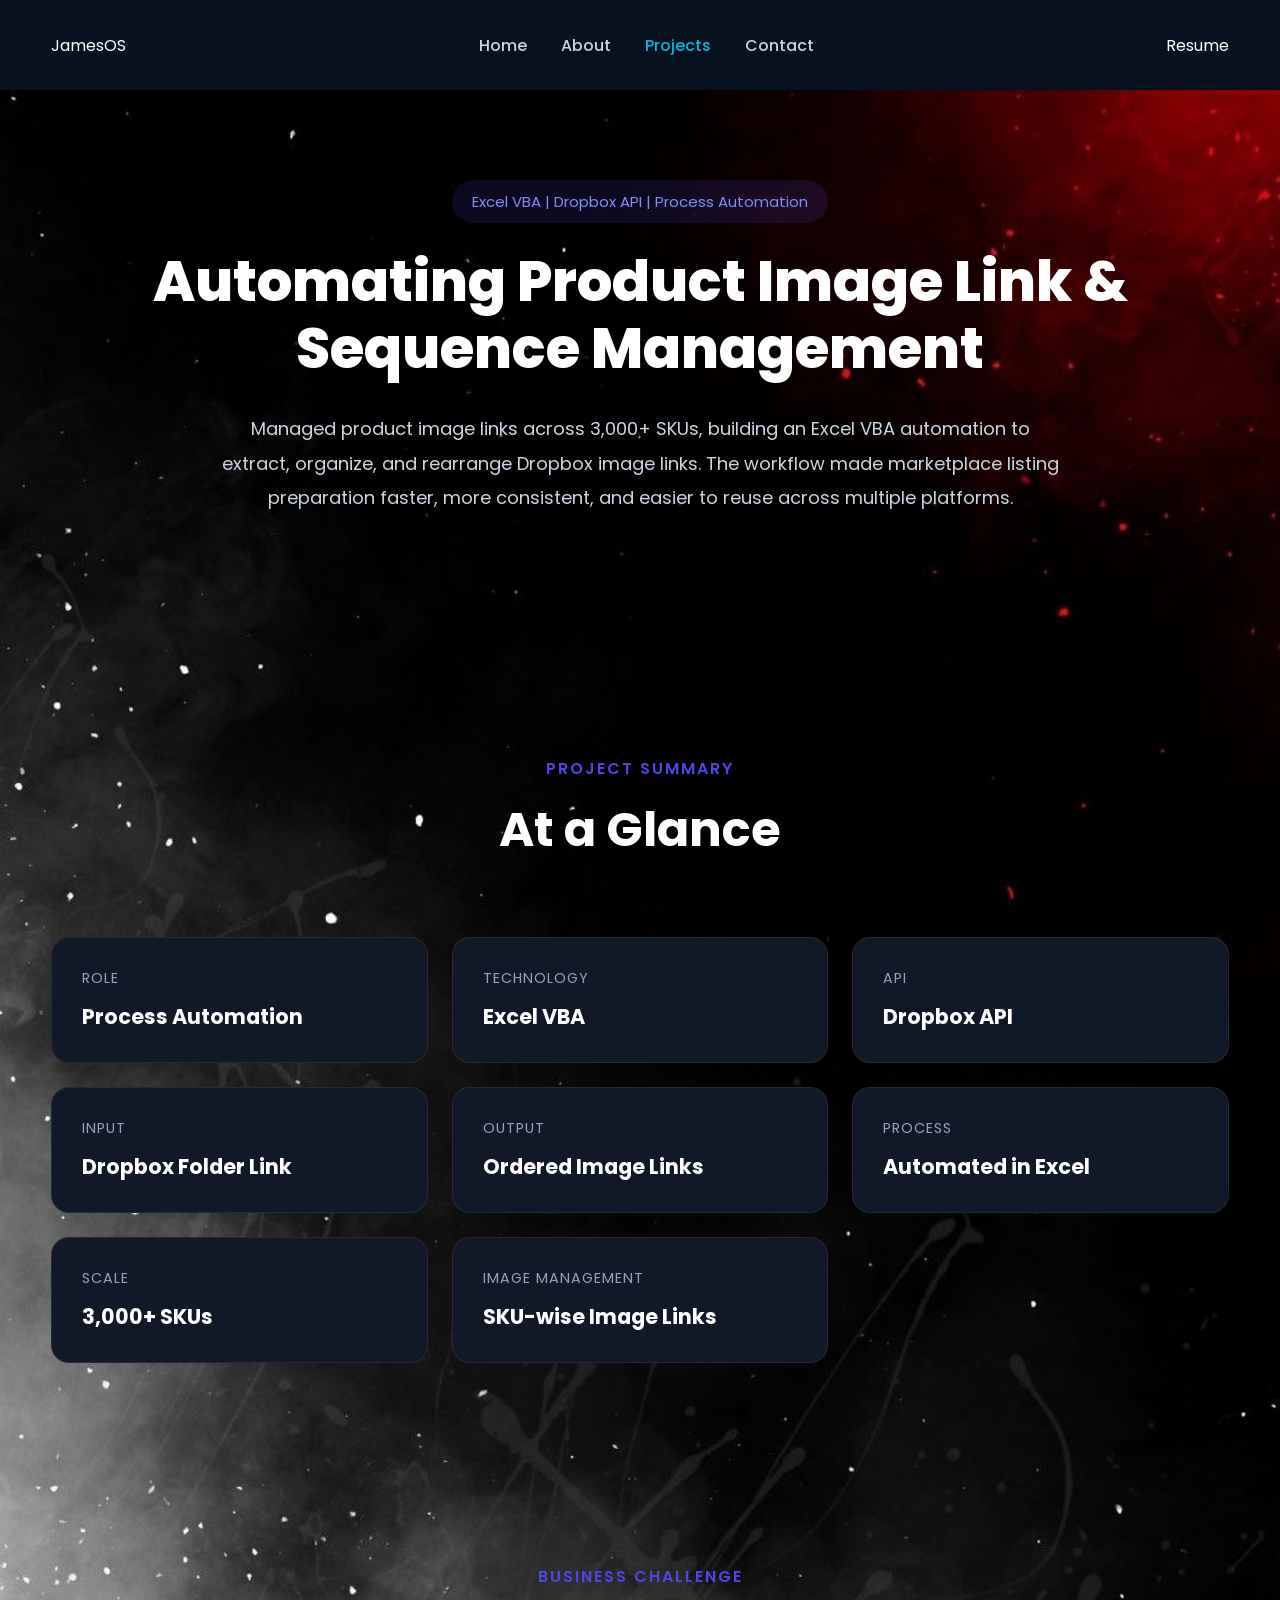
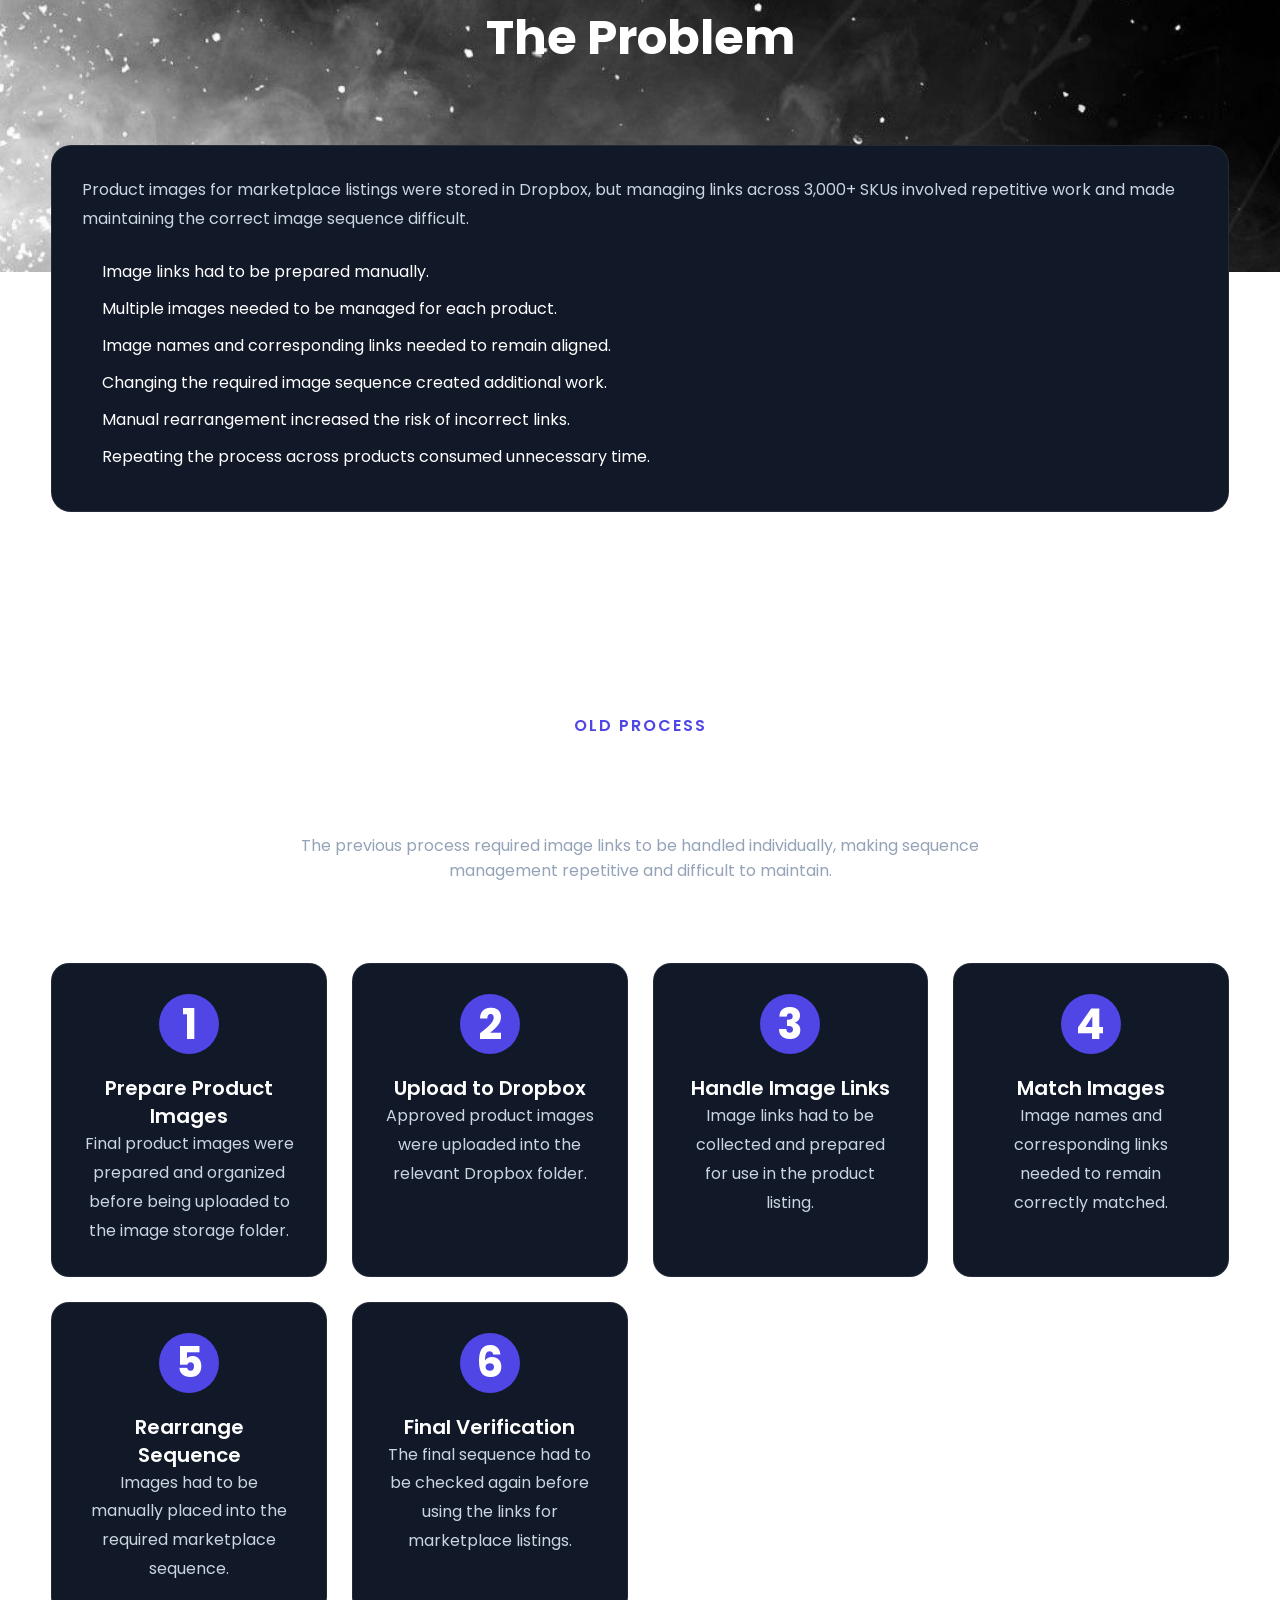
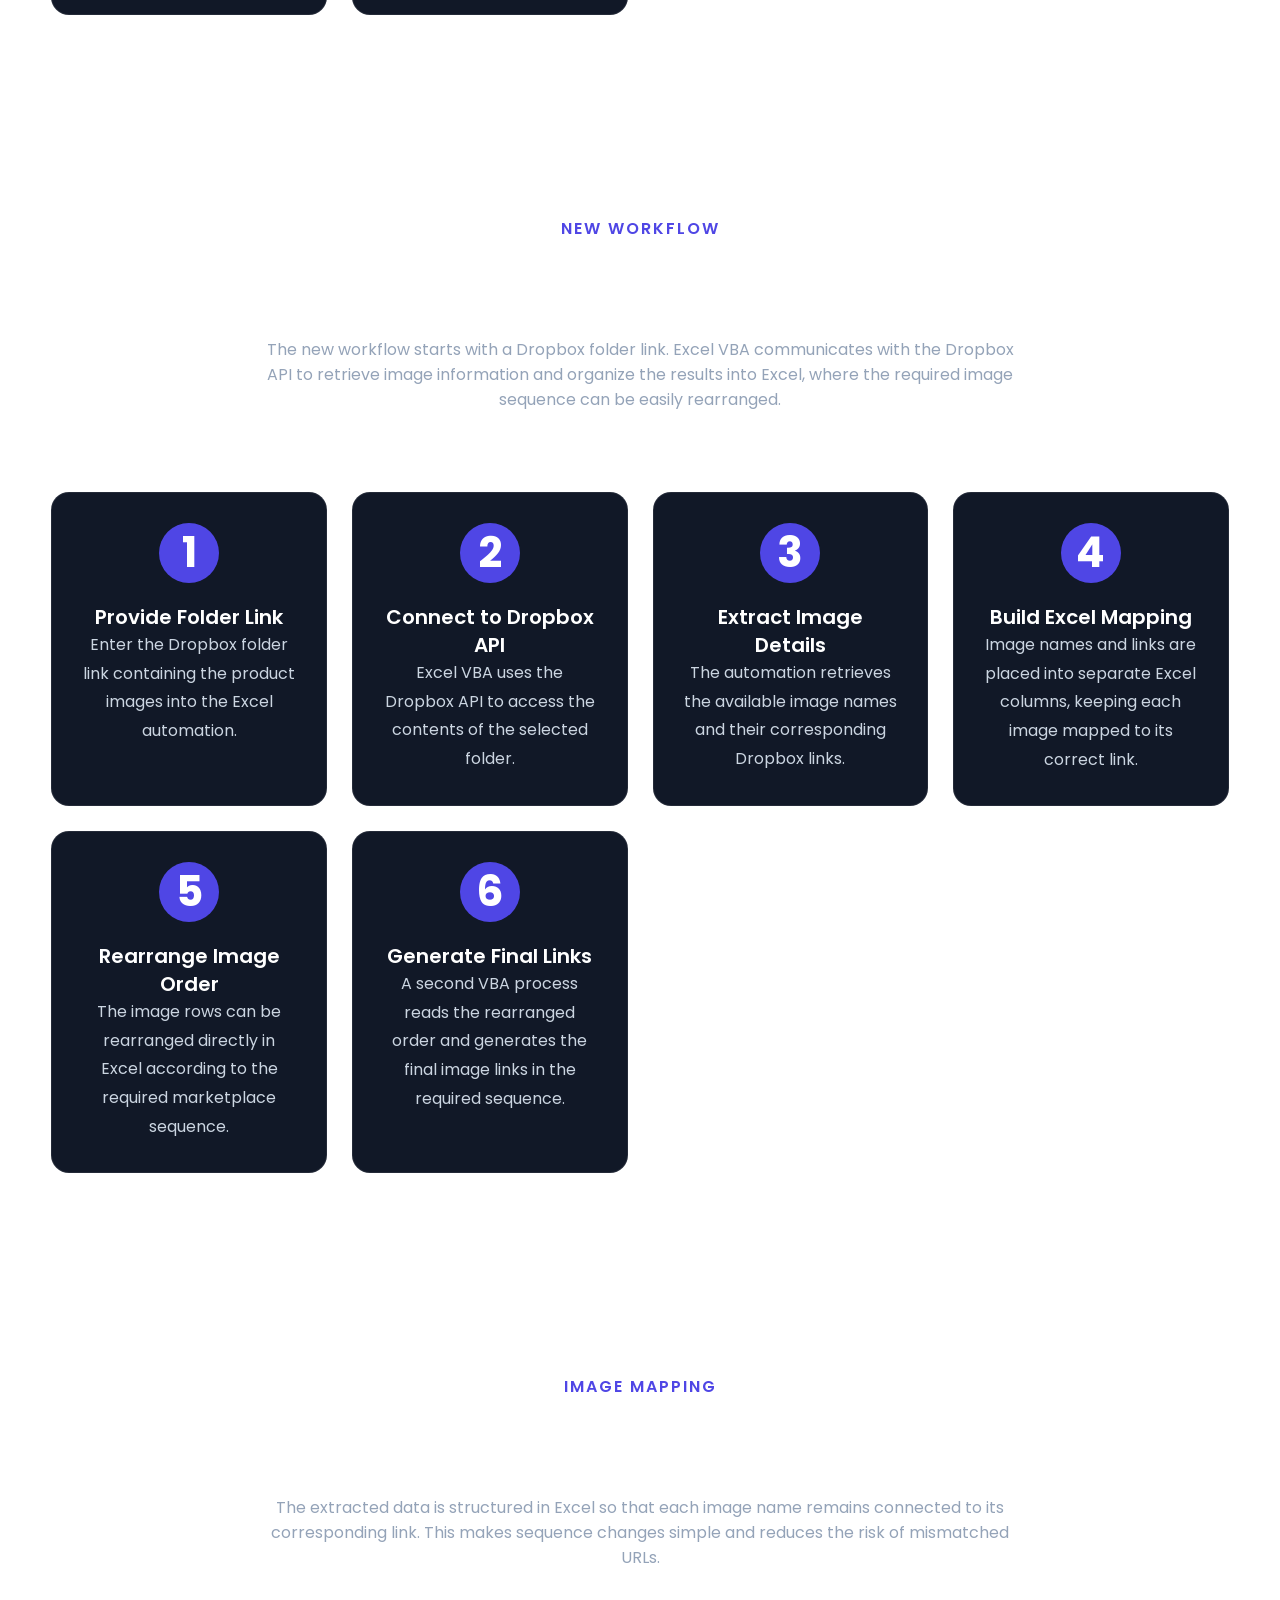
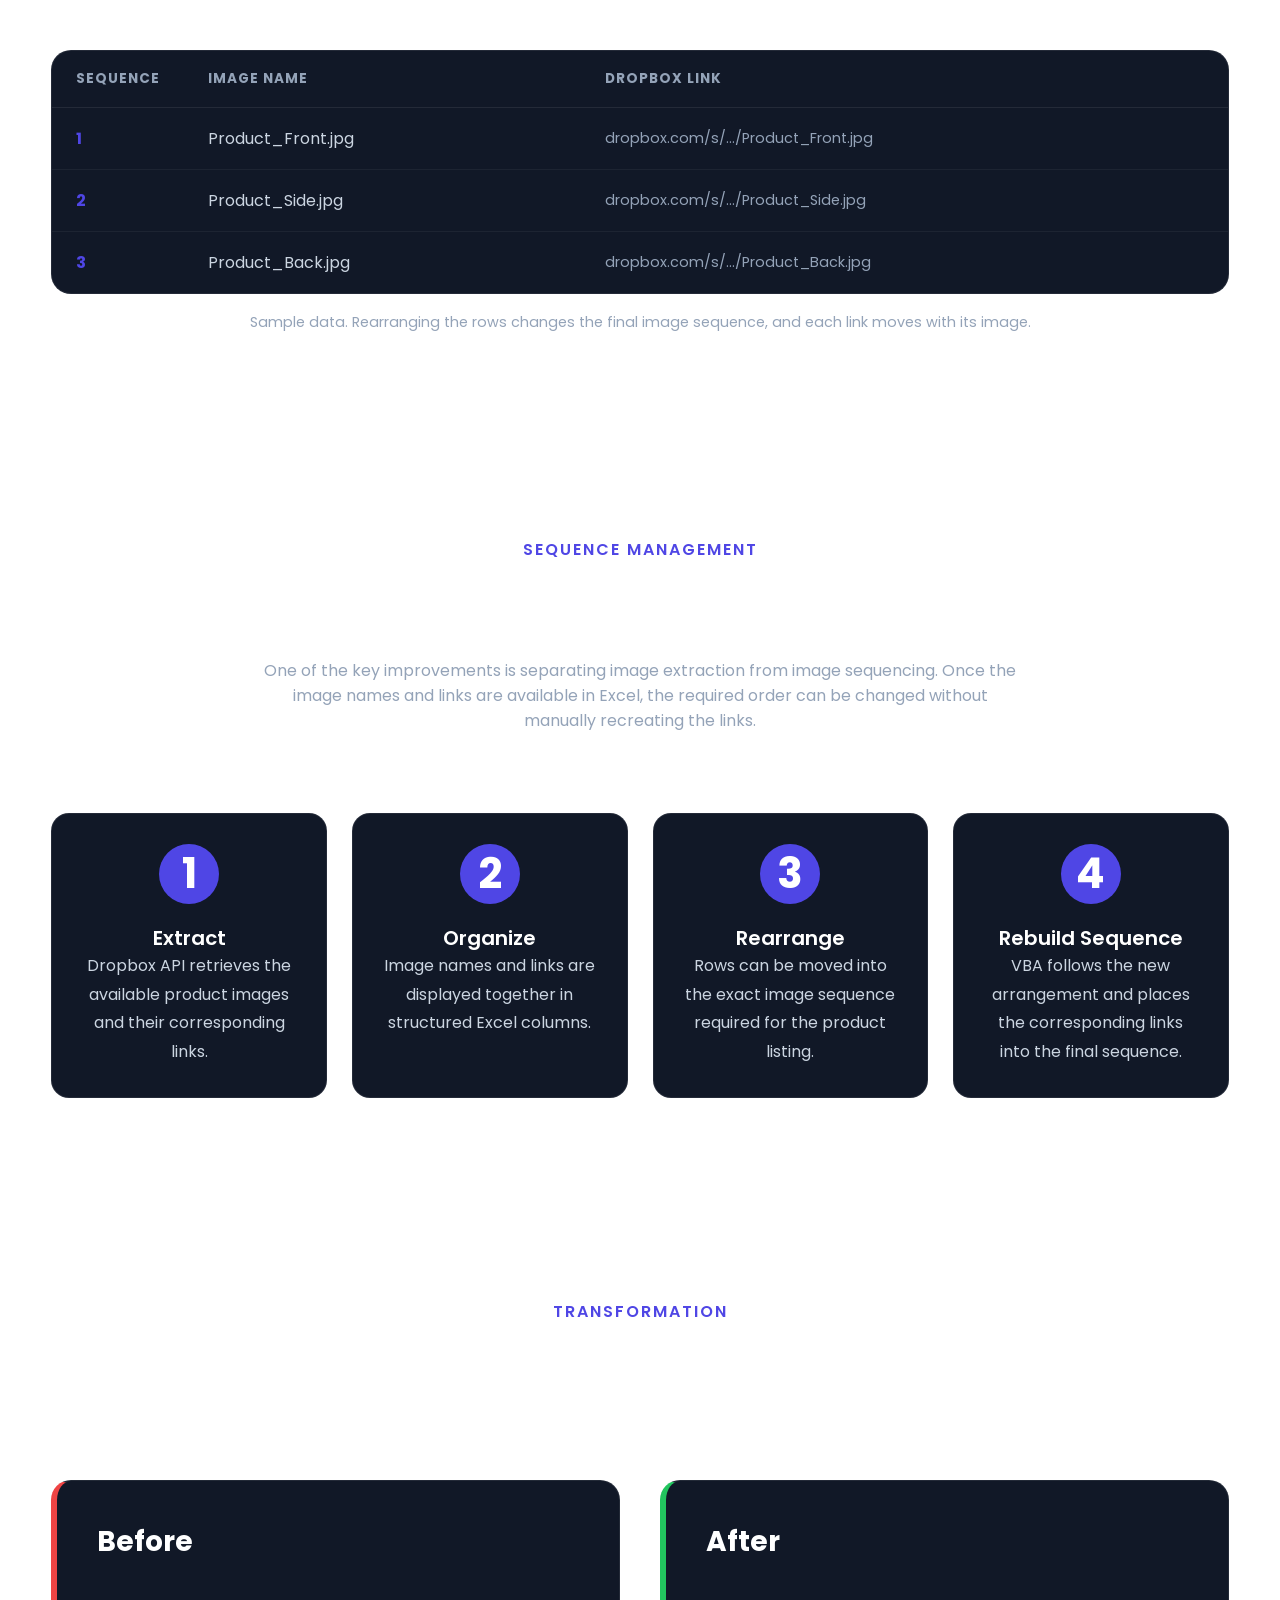
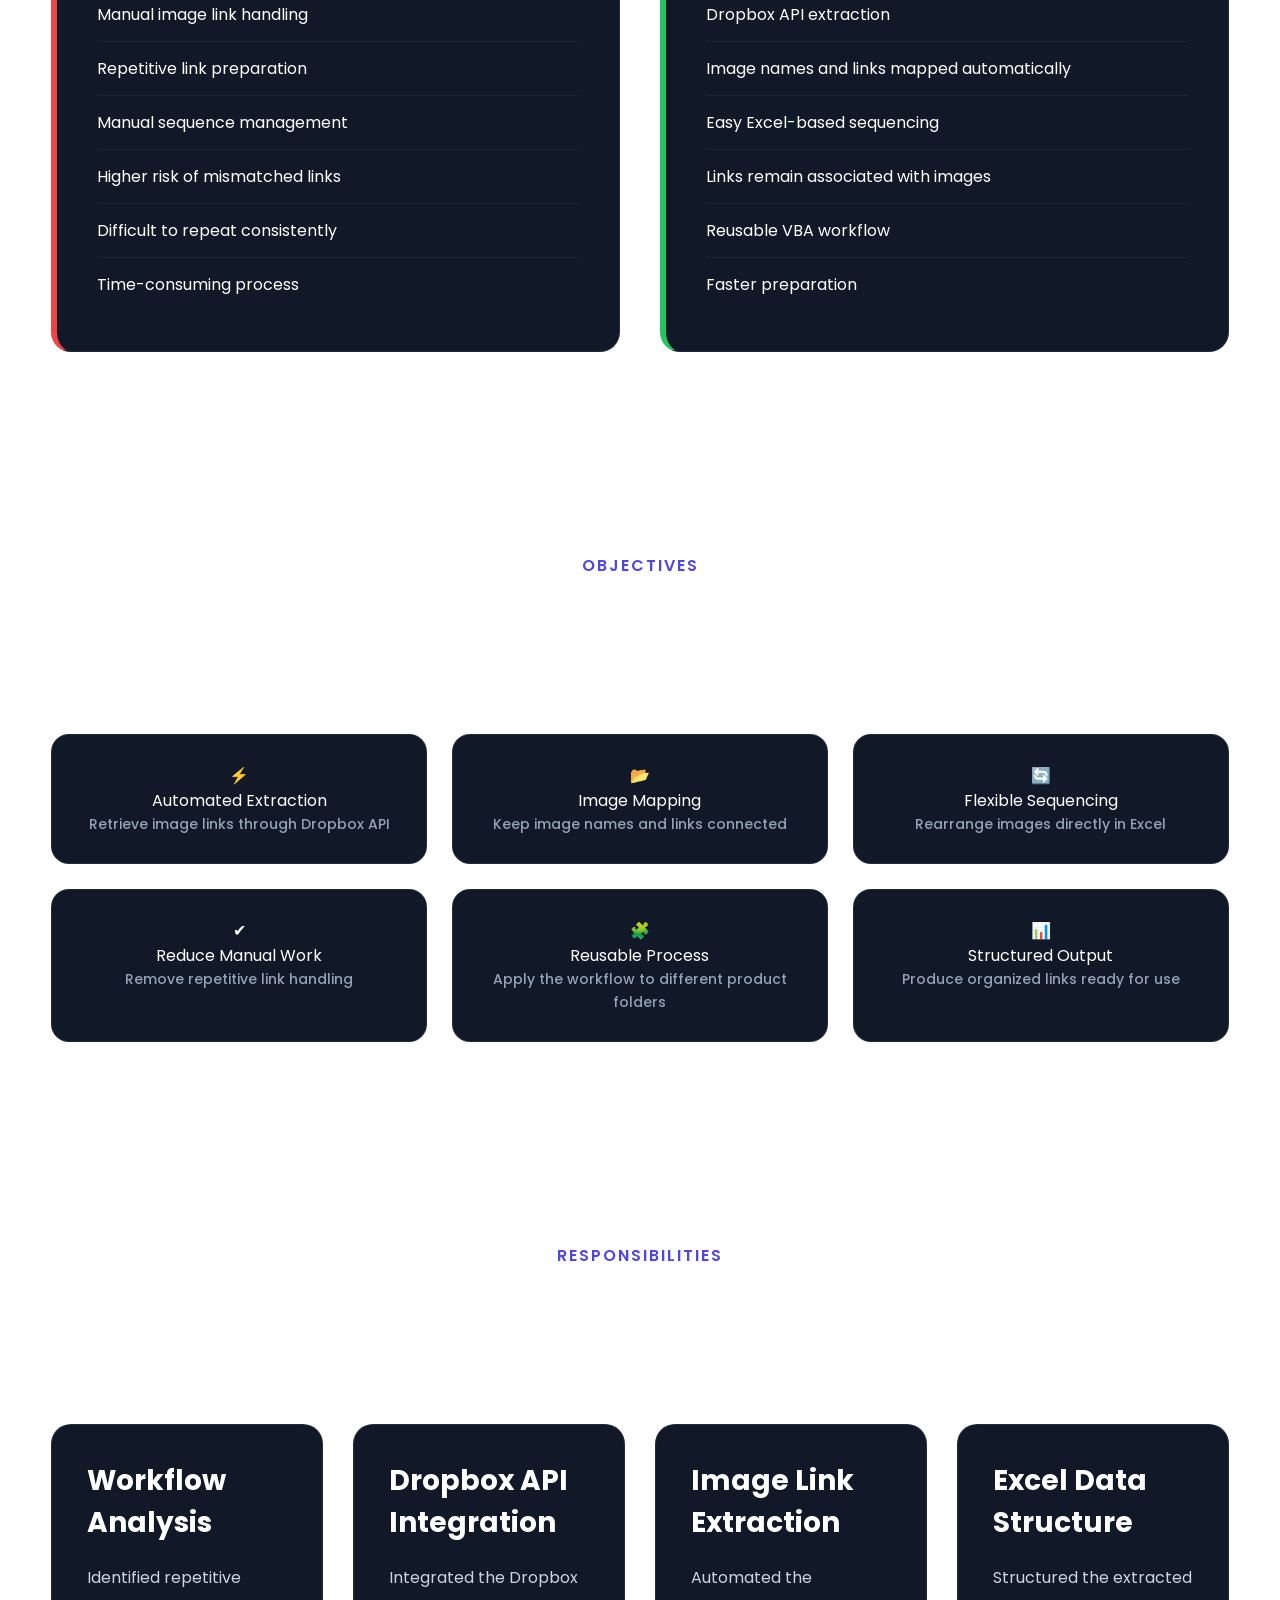
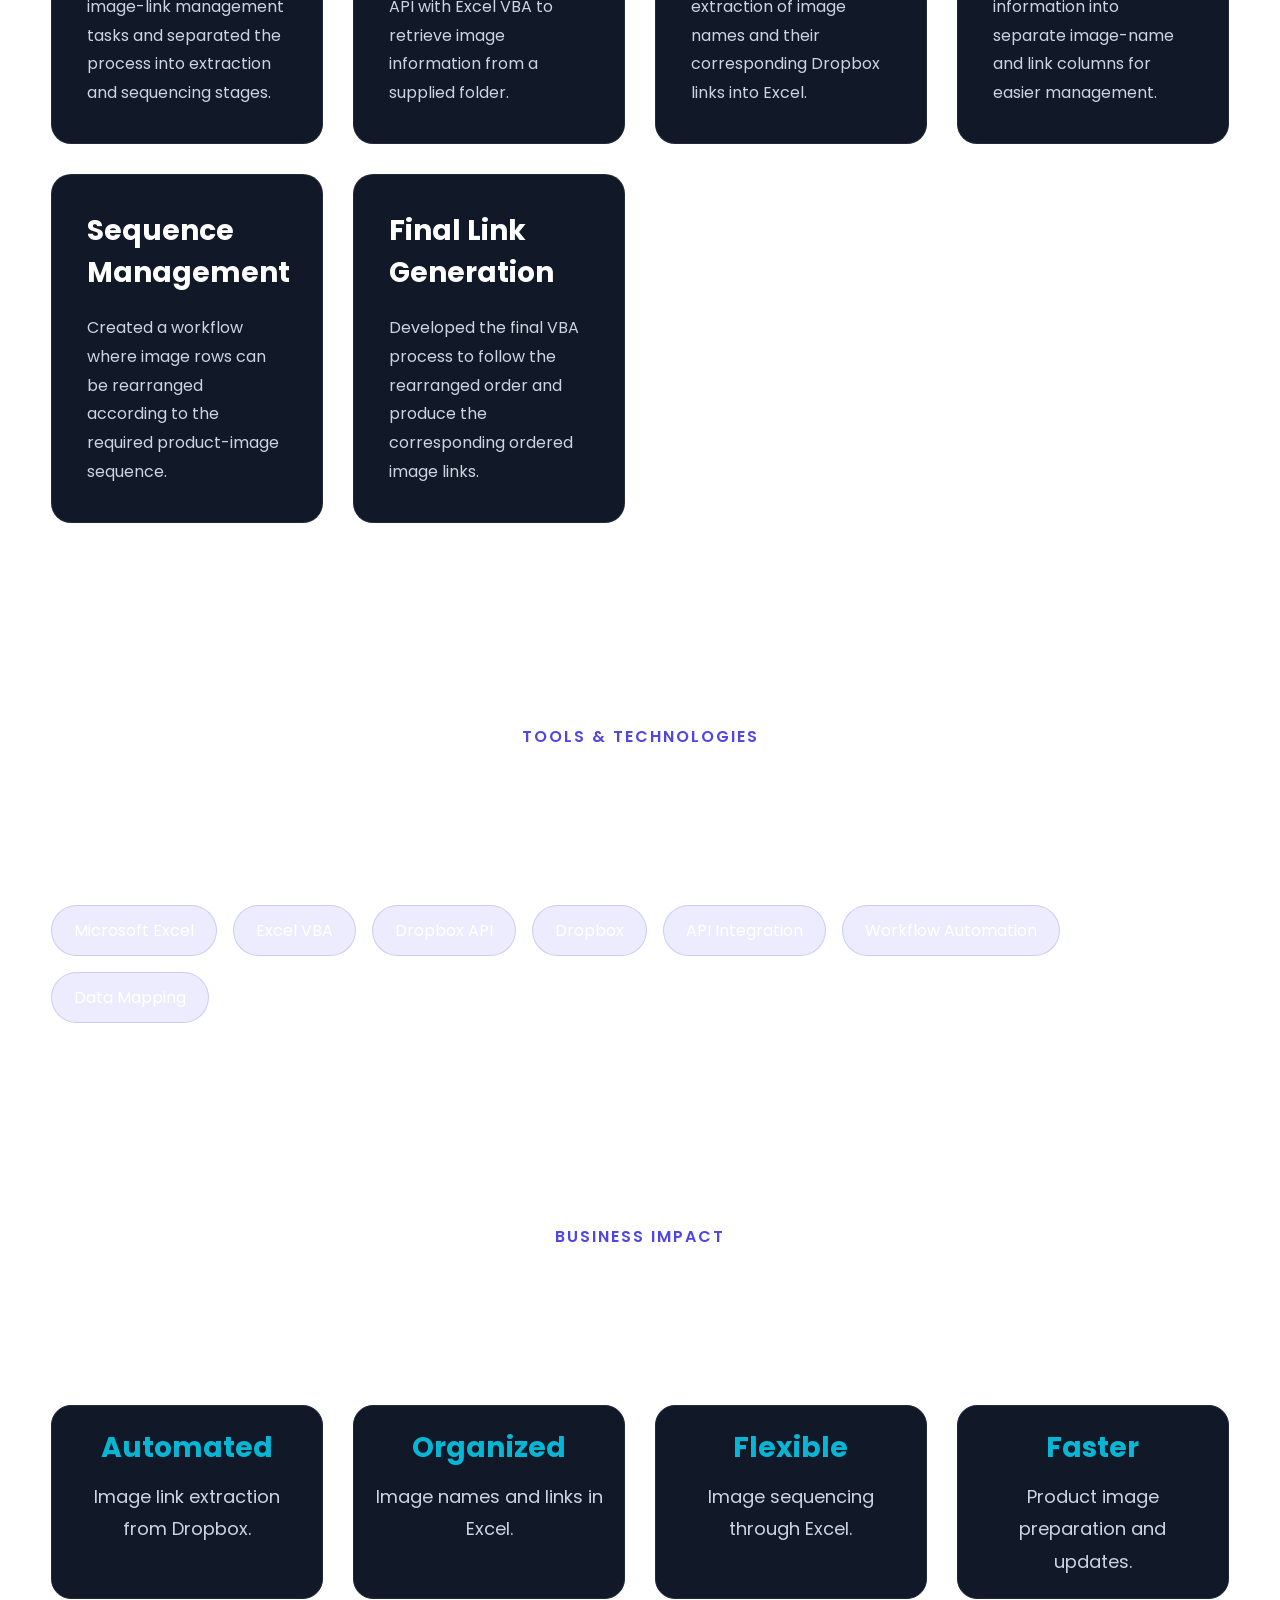
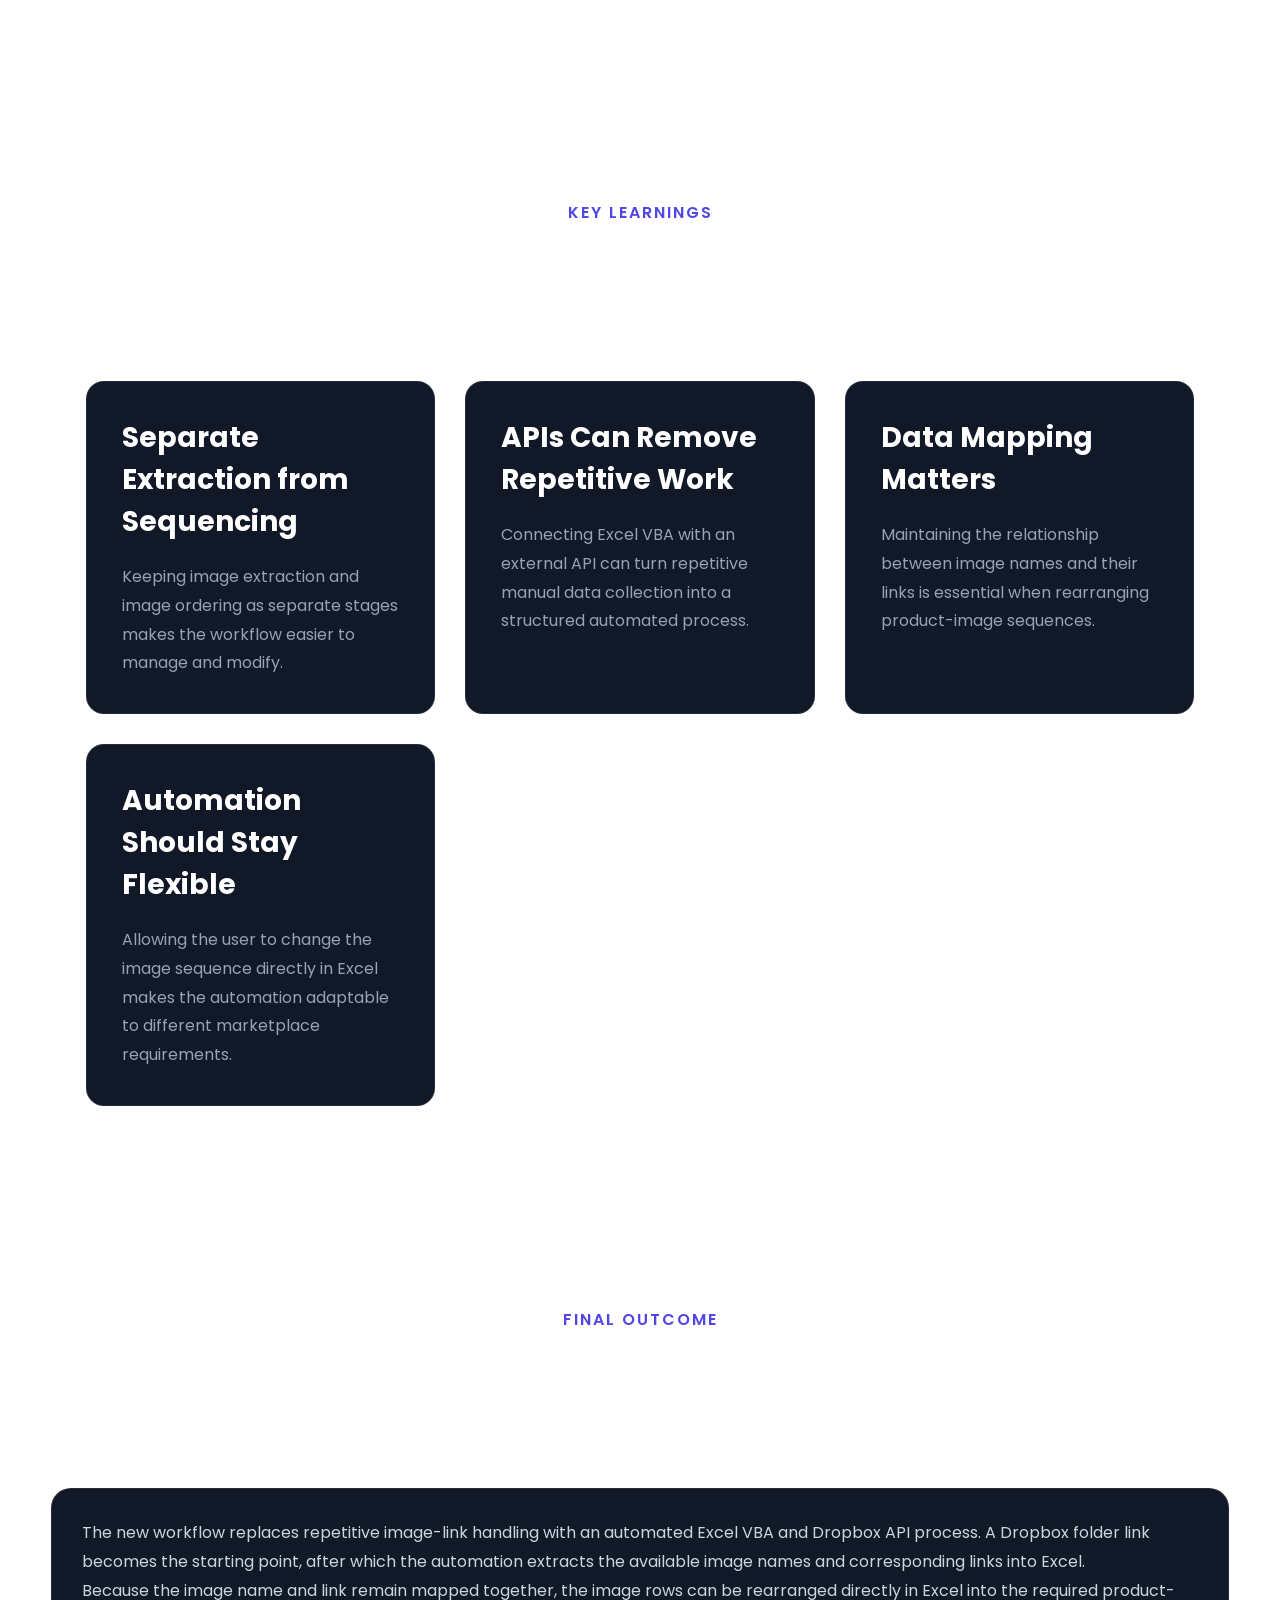
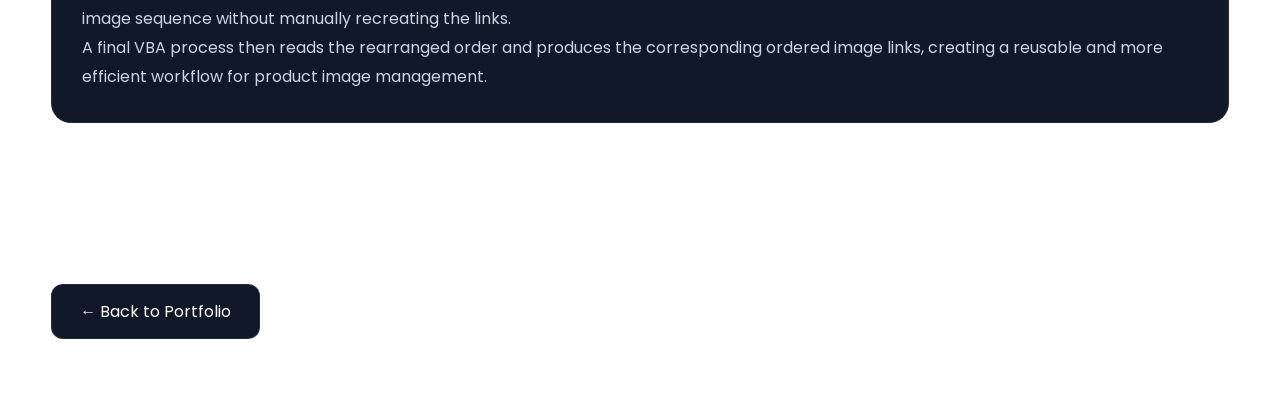
<file: pages/automation.html>
<!DOCTYPE html>
<html lang="en">

<head>

    <!-- =====================================
GOOGLE ANALYTICS
====================================== -->

    <script async src="https://www.googletagmanager.com/gtag/js?id=G-H7ZFYCJH4J"></script>

    <script>
        window.dataLayer = window.dataLayer || [];

        function gtag() {
            dataLayer.push(arguments);
        }

        gtag('js', new Date());

        gtag('config', 'G-H7ZFYCJH4J');
    </script>


    <!-- =====================================
DOCUMENT META
====================================== -->

    <meta charset="UTF-8">

    <meta name="viewport" content="width=device-width, initial-scale=1.0">

    <meta name="description"
        content="Excel VBA and Dropbox API automation project for extracting, organizing and rearranging product image links.">

    <meta name="author" content="James Dsouza">

    <title>
        Automated Product Image Link & Sequence Management | James Dsouza
    </title>


    <!-- =====================================
STYLESHEETS
====================================== -->

    <link rel="stylesheet" href="../css/layout.css">
    <link rel="stylesheet" href="../css/variables.css">
    <link rel="stylesheet" href="../css/case-study.css">
    <link rel="stylesheet" href="../css/responsive.css">
    <link rel="stylesheet" href="../css/main.css">
    <link rel="preconnect" href="https://fonts.googleapis.com">
    <link rel="preconnect" href="https://fonts.gstatic.com" crossorigin>
    <link href="https://fonts.googleapis.com/css2?family=Poppins:wght@400;500;600;700&display=swap" rel="stylesheet">

</head>

<body>

    <!-- =====================================
SITE HEADER
====================================== -->

    <header class="site-header">

        <div class="nav-wrapper">

            <a href="../index.html" class="site-logo">

                <div class="site-logo-text">
                    JamesOS
                </div>

            </a>

            <nav class="site-nav">

                <a href="../index.html">
                    Home
                </a>

                <a href="../index.html#about">
                    About
                </a>

                <a href="../index.html#projects" class="active">
                    Projects
                </a>

                <a href="../index.html#contact">
                    Contact
                </a>

            </nav>

            <a href="https://drive.google.com/file/d/1wcJGUSCHFR8AWqRvehJRoLpFXJ1wqgF0/view?usp=drive_link"
                id="resumeLink" class="btn btn-primary" target="_blank" rel="noopener noreferrer">

                Resume

            </a>

        </div>

    </header>


    <main>


        <!-- =====================================
CASE STUDY HERO
====================================== -->

        <section class="case-hero">

            <div class="container">

                <span class="case-tag">
                    Excel VBA | Dropbox API | Process Automation
                </span>

                <h1>
                    Automating Product Image Link & Sequence Management
                </h1>

                <p>
                    Managed product image links across 3,000+ SKUs, building an Excel VBA automation to extract,
                    organize, and rearrange Dropbox image links. The workflow made marketplace listing preparation
                    faster, more consistent, and easier to reuse across multiple platforms.
                </p>

            </div>

        </section>


        <!-- =====================================
PROJECT SUMMARY
====================================== -->

        <section id="summary" class="project-summary reveal">

            <div class="container">

                <div class="section-title">

                    <p>
                        PROJECT SUMMARY
                    </p>

                    <h2>
                        At a Glance
                    </h2>

                </div>


                <div class="summary-grid">

                    <div class="summary-card">

                        <span>
                            Role
                        </span>

                        <h3>
                            Process Automation
                        </h3>

                    </div>


                    <div class="summary-card">

                        <span>
                            Technology
                        </span>

                        <h3>
                            Excel VBA
                        </h3>

                    </div>


                    <div class="summary-card">

                        <span>
                            API
                        </span>

                        <h3>
                            Dropbox API
                        </h3>

                    </div>


                    <div class="summary-card">

                        <span>
                            Input
                        </span>

                        <h3>
                            Dropbox Folder Link
                        </h3>

                    </div>


                    <div class="summary-card">

                        <span>
                            Output
                        </span>

                        <h3>
                            Ordered Image Links
                        </h3>

                    </div>


                    <div class="summary-card">

                        <span>
                            Process
                        </span>

                        <h3>
                            Automated in Excel
                        </h3>
                    </div>

                    <div class="summary-card">
                        <span>Scale</span>
                        <h3>3,000+ SKUs</h3>
                    </div>

                    <div class="summary-card">
                        <span>Image Management</span>
                        <h3>SKU-wise Image Links</h3>
                    </div>

                </div>

            </div>

        </section>


        <!-- =====================================
BUSINESS CHALLENGE
====================================== -->

        <section id="challenge" class="challenge-section reveal">

            <div class="container">

                <div class="section-title">

                    <p>
                        BUSINESS CHALLENGE
                    </p>

                    <h2>
                        The Problem
                    </h2>

                </div>


                <div class="content-card">

                    <p>
                        Product images for marketplace listings were stored in Dropbox, but managing links across 3,000+
                        SKUs involved repetitive work and made maintaining the correct image sequence difficult.
                    </p>


                    <ul>

                        <li>
                            Image links had to be prepared manually.
                        </li>

                        <li>
                            Multiple images needed to be managed for each product.
                        </li>

                        <li>
                            Image names and corresponding links needed to remain aligned.
                        </li>

                        <li>
                            Changing the required image sequence created additional work.
                        </li>

                        <li>
                            Manual rearrangement increased the risk of incorrect links.
                        </li>

                        <li>
                            Repeating the process across products consumed unnecessary time.
                        </li>

                    </ul>

                </div>

            </div>

        </section>


        <!-- =====================================
OLD PROCESS
====================================== -->

        <section id="old-workflow" class="workflow-section reveal">

            <div class="container">

                <div class="section-title">

                    <p>
                        OLD PROCESS
                    </p>

                    <h2>
                        Manual Image Link Management
                    </h2>

                    <span>
                        The previous process required image links to be handled
                        individually, making sequence management repetitive and
                        difficult to maintain.
                    </span>

                </div>


                <div class="workflow-grid">


                    <div class="workflow-step">

                        <div class="step-number">
                            1
                        </div>

                        <h4>
                            Prepare Product Images
                        </h4>

                        <p>
                            Final product images were prepared and organized
                            before being uploaded to the image storage folder.
                        </p>

                    </div>


                    <div class="workflow-step">

                        <div class="step-number">
                            2
                        </div>

                        <h4>
                            Upload to Dropbox
                        </h4>

                        <p>
                            Approved product images were uploaded into the
                            relevant Dropbox folder.
                        </p>

                    </div>


                    <div class="workflow-step">

                        <div class="step-number">
                            3
                        </div>

                        <h4>
                            Handle Image Links
                        </h4>

                        <p>
                            Image links had to be collected and prepared
                            for use in the product listing.
                        </p>

                    </div>


                    <div class="workflow-step">

                        <div class="step-number">
                            4
                        </div>

                        <h4>
                            Match Images
                        </h4>

                        <p>
                            Image names and corresponding links needed to
                            remain correctly matched.
                        </p>

                    </div>


                    <div class="workflow-step">

                        <div class="step-number">
                            5
                        </div>

                        <h4>
                            Rearrange Sequence
                        </h4>

                        <p>
                            Images had to be manually placed into the required
                            marketplace sequence.
                        </p>

                    </div>


                    <div class="workflow-step">

                        <div class="step-number">
                            6
                        </div>

                        <h4>
                            Final Verification
                        </h4>

                        <p>
                            The final sequence had to be checked again before
                            using the links for marketplace listings.
                        </p>

                    </div>


                </div>

            </div>

        </section>


        <!-- =====================================
NEW AUTOMATED PROCESS
====================================== -->

        <section id="new-workflow" class="workflow-section reveal">

            <div class="container">

                <div class="section-title">

                    <p>
                        NEW WORKFLOW
                    </p>

                    <h2>
                        Dropbox API + Excel VBA Automation
                    </h2>

                    <span>
                        The new workflow starts with a Dropbox folder link.
                        Excel VBA communicates with the Dropbox API to retrieve
                        image information and organize the results into Excel,
                        where the required image sequence can be easily rearranged.
                    </span>

                </div>


                <div class="workflow-grid">


                    <div class="workflow-step">

                        <div class="step-number">
                            1
                        </div>

                        <h4>
                            Provide Folder Link
                        </h4>

                        <p>
                            Enter the Dropbox folder link containing the
                            product images into the Excel automation.
                        </p>

                    </div>


                    <div class="workflow-step">

                        <div class="step-number">
                            2
                        </div>

                        <h4>
                            Connect to Dropbox API
                        </h4>

                        <p>
                            Excel VBA uses the Dropbox API to access the
                            contents of the selected folder.
                        </p>

                    </div>


                    <div class="workflow-step">

                        <div class="step-number">
                            3
                        </div>

                        <h4>
                            Extract Image Details
                        </h4>

                        <p>
                            The automation retrieves the available image
                            names and their corresponding Dropbox links.
                        </p>

                    </div>


                    <div class="workflow-step">

                        <div class="step-number">
                            4
                        </div>

                        <h4>
                            Build Excel Mapping
                        </h4>

                        <p>
                            Image names and links are placed into separate
                            Excel columns, keeping each image mapped to its
                            correct link.
                        </p>

                    </div>


                    <div class="workflow-step">

                        <div class="step-number">
                            5
                        </div>

                        <h4>
                            Rearrange Image Order
                        </h4>

                        <p>
                            The image rows can be rearranged directly in Excel
                            according to the required marketplace sequence.
                        </p>

                    </div>


                    <div class="workflow-step">

                        <div class="step-number">
                            6
                        </div>

                        <h4>
                            Generate Final Links
                        </h4>

                        <p>
                            A second VBA process reads the rearranged order and
                            generates the final image links in the required sequence.
                        </p>

                    </div>


                </div>

            </div>

        </section>


        <!-- =====================================
EXCEL IMAGE MAPPING
====================================== -->

        <section id="mapping" class="performance-dashboard reveal">

            <div class="container">

                <div class="section-title">

                    <p>
                        IMAGE MAPPING
                    </p>

                    <h2>
                        Image Name + Link Relationship
                    </h2>

                    <span>
                        The extracted data is structured in Excel so that each
                        image name remains connected to its corresponding link.
                        This makes sequence changes simple and reduces the risk
                        of mismatched URLs.
                    </span>

                </div>
                <div class="mapping-table-wrap">
                    <table class="mapping-table">
                        <thead>
                            <tr>
                                <th>Sequence</th>
                                <th>Image Name</th>
                                <th>Dropbox Link</th>
                            </tr>
                        </thead>
                        <tbody>
                            <tr>
                                <td>1</td>
                                <td>Product_Front.jpg</td>
                                <td>dropbox.com/s/…/Product_Front.jpg</td>
                            </tr>
                            <tr>
                                <td>2</td>
                                <td>Product_Side.jpg</td>
                                <td>dropbox.com/s/…/Product_Side.jpg</td>
                            </tr>
                            <tr>
                                <td>3</td>
                                <td>Product_Back.jpg</td>
                                <td>dropbox.com/s/…/Product_Back.jpg</td>
                            </tr>
                        </tbody>
                    </table>
                </div>
                <p class="mapping-note">Sample data. Rearranging the rows changes the final image sequence, and each
                    link moves with its
                    image.</p>




            </div>

        </section>


        <!-- =====================================
SEQUENCE MANAGEMENT
====================================== -->

        <section id="sequence" class="workflow-section reveal">

            <div class="container">

                <div class="section-title">

                    <p>
                        SEQUENCE MANAGEMENT
                    </p>

                    <h2>
                        Rearrange Without Rebuilding Links
                    </h2>

                    <span>
                        One of the key improvements is separating image extraction
                        from image sequencing. Once the image names and links are
                        available in Excel, the required order can be changed without
                        manually recreating the links.
                    </span>

                </div>


                <div class="workflow-grid">


                    <div class="workflow-step">

                        <div class="step-number">
                            1
                        </div>

                        <h4>
                            Extract
                        </h4>

                        <p>
                            Dropbox API retrieves the available product images
                            and their corresponding links.
                        </p>

                    </div>


                    <div class="workflow-step">

                        <div class="step-number">
                            2
                        </div>

                        <h4>
                            Organize
                        </h4>

                        <p>
                            Image names and links are displayed together in
                            structured Excel columns.
                        </p>

                    </div>


                    <div class="workflow-step">

                        <div class="step-number">
                            3
                        </div>

                        <h4>
                            Rearrange
                        </h4>

                        <p>
                            Rows can be moved into the exact image sequence
                            required for the product listing.
                        </p>

                    </div>


                    <div class="workflow-step">

                        <div class="step-number">
                            4
                        </div>

                        <h4>
                            Rebuild Sequence
                        </h4>

                        <p>
                            VBA follows the new arrangement and places the
                            corresponding links into the final sequence.
                        </p>

                    </div>


                </div>

            </div>

        </section>


        <!-- =====================================
BEFORE VS AFTER
====================================== -->

        <section id="comparison" class="before-after reveal">

            <div class="container">

                <div class="section-title">

                    <p>
                        TRANSFORMATION
                    </p>

                    <h2>
                        Before vs After
                    </h2>

                </div>


                <div class="comparison-grid">


                    <div class="comparison-card before">

                        <h3>
                            Before
                        </h3>

                        <ul>

                            <li>
                                Manual image link handling
                            </li>

                            <li>
                                Repetitive link preparation
                            </li>

                            <li>
                                Manual sequence management
                            </li>

                            <li>
                                Higher risk of mismatched links
                            </li>

                            <li>
                                Difficult to repeat consistently
                            </li>

                            <li>
                                Time-consuming process
                            </li>

                        </ul>

                    </div>


                    <div class="comparison-card after">

                        <h3>
                            After
                        </h3>

                        <ul>

                            <li>
                                Dropbox API extraction
                            </li>

                            <li>
                                Image names and links mapped automatically
                            </li>

                            <li>
                                Easy Excel-based sequencing
                            </li>

                            <li>
                                Links remain associated with images
                            </li>

                            <li>
                                Reusable VBA workflow
                            </li>

                            <li>
                                Faster preparation
                            </li>

                        </ul>

                    </div>


                </div>

            </div>

        </section>


        <!-- =====================================
AUTOMATION OBJECTIVES
====================================== -->

        <section id="objectives" class="objectives-section reveal">

            <div class="container">

                <div class="section-title">

                    <p>
                        OBJECTIVES
                    </p>

                    <h2>
                        Automation Goals
                    </h2>

                </div>


                <div class="objective-grid">


                    <div class="objective-card">

                        ⚡

                        <br>

                        Automated Extraction

                        <br>

                        <small>
                            Retrieve image links through Dropbox API
                        </small>

                    </div>


                    <div class="objective-card">

                        📂

                        <br>

                        Image Mapping

                        <br>

                        <small>
                            Keep image names and links connected
                        </small>

                    </div>


                    <div class="objective-card">

                        🔄

                        <br>

                        Flexible Sequencing

                        <br>

                        <small>
                            Rearrange images directly in Excel
                        </small>

                    </div>


                    <div class="objective-card">

                        ✔

                        <br>

                        Reduce Manual Work

                        <br>

                        <small>
                            Remove repetitive link handling
                        </small>

                    </div>


                    <div class="objective-card">

                        🧩

                        <br>

                        Reusable Process

                        <br>

                        <small>
                            Apply the workflow to different product folders
                        </small>

                    </div>


                    <div class="objective-card">

                        📊

                        <br>

                        Structured Output

                        <br>

                        <small>
                            Produce organized links ready for use
                        </small>

                    </div>


                </div>

            </div>

        </section>


        <!-- =====================================
VBA RESPONSIBILITIES
====================================== -->

        <section id="responsibilities" class="responsibilities-section reveal">

            <div class="container">

                <div class="section-title">

                    <p>
                        RESPONSIBILITIES
                    </p>

                    <h2>
                        What I Built
                    </h2>

                </div>


                <div class="responsibility-grid">


                    <div class="responsibility-card">

                        <h3>
                            Workflow Analysis
                        </h3>

                        <p>
                            Identified repetitive image-link management tasks
                            and separated the process into extraction and
                            sequencing stages.
                        </p>

                    </div>


                    <div class="responsibility-card">

                        <h3>
                            Dropbox API Integration
                        </h3>

                        <p>
                            Integrated the Dropbox API with Excel VBA to retrieve
                            image information from a supplied folder.
                        </p>

                    </div>


                    <div class="responsibility-card">

                        <h3>
                            Image Link Extraction
                        </h3>

                        <p>
                            Automated the extraction of image names and their
                            corresponding Dropbox links into Excel.
                        </p>

                    </div>


                    <div class="responsibility-card">

                        <h3>
                            Excel Data Structure
                        </h3>

                        <p>
                            Structured the extracted information into separate
                            image-name and link columns for easier management.
                        </p>

                    </div>


                    <div class="responsibility-card">

                        <h3>
                            Sequence Management
                        </h3>

                        <p>
                            Created a workflow where image rows can be rearranged
                            according to the required product-image sequence.
                        </p>

                    </div>


                    <div class="responsibility-card">

                        <h3>
                            Final Link Generation
                        </h3>

                        <p>
                            Developed the final VBA process to follow the
                            rearranged order and produce the corresponding
                            ordered image links.
                        </p>

                    </div>


                </div>

            </div>

        </section>


        <!-- =====================================
TOOLS & TECHNOLOGIES
====================================== -->

        <section id="tools" class="tools-section reveal">

            <div class="container">

                <div class="section-title">

                    <p>
                        TOOLS & TECHNOLOGIES
                    </p>

                    <h2>
                        Technology Stack
                    </h2>

                </div>


                <div class="badge-group">

                    <span>
                        Microsoft Excel
                    </span>

                    <span>
                        Excel VBA
                    </span>

                    <span>
                        Dropbox API
                    </span>

                    <span>
                        Dropbox
                    </span>

                    <span>
                        API Integration
                    </span>

                    <span>
                        Workflow Automation
                    </span>

                    <span>
                        Data Mapping
                    </span>

                </div>

            </div>

        </section>


        <!-- =====================================
BUSINESS IMPACT
====================================== -->

        <section id="impact" class="impact-section reveal">

            <div class="container">

                <div class="section-title">

                    <p>
                        BUSINESS IMPACT
                    </p>

                    <h2>
                        What Improved
                    </h2>

                </div>


                <div class="impact-grid">


                    <div class="impact-card">

                        <h3>
                            Automated
                        </h3>

                        <p>
                            Image link extraction from Dropbox.
                        </p>

                    </div>


                    <div class="impact-card">

                        <h3>
                            Organized
                        </h3>

                        <p>
                            Image names and links in Excel.
                        </p>

                    </div>


                    <div class="impact-card">

                        <h3>
                            Flexible
                        </h3>

                        <p>
                            Image sequencing through Excel.
                        </p>

                    </div>


                    <div class="impact-card">

                        <h3>
                            Faster
                        </h3>

                        <p>
                            Product image preparation and updates.
                        </p>

                    </div>


                </div>

            </div>

        </section>


        <!-- =====================================
KEY LEARNINGS
====================================== -->

        <section id="learnings" class="learnings-section reveal">

            <div class="container">

                <div class="section-title">

                    <p>
                        KEY LEARNINGS
                    </p>

                    <h2>
                        Insights
                    </h2>

                </div>


                <div class="learning-grid">


                    <div class="learning-card">

                        <h3>
                            Separate Extraction from Sequencing
                        </h3>

                        <p>
                            Keeping image extraction and image ordering as
                            separate stages makes the workflow easier to manage
                            and modify.
                        </p>

                    </div>


                    <div class="learning-card">

                        <h3>
                            APIs Can Remove Repetitive Work
                        </h3>

                        <p>
                            Connecting Excel VBA with an external API can turn
                            repetitive manual data collection into a structured
                            automated process.
                        </p>

                    </div>


                    <div class="learning-card">

                        <h3>
                            Data Mapping Matters
                        </h3>

                        <p>
                            Maintaining the relationship between image names
                            and their links is essential when rearranging
                            product-image sequences.
                        </p>

                    </div>


                    <div class="learning-card">

                        <h3>
                            Automation Should Stay Flexible
                        </h3>

                        <p>
                            Allowing the user to change the image sequence
                            directly in Excel makes the automation adaptable
                            to different marketplace requirements.
                        </p>

                    </div>


                </div>

            </div>

        </section>


        <!-- =====================================
FINAL OUTCOME
====================================== -->

        <section id="outcome" class="outcome-section reveal">

            <div class="container">

                <div class="section-title">

                    <p>
                        FINAL OUTCOME
                    </p>

                    <h2>
                        From Dropbox Folder to Ordered Image Links
                    </h2>

                </div>


                <div class="content-card">

                    <p>
                        The new workflow replaces repetitive image-link handling
                        with an automated Excel VBA and Dropbox API process.
                        A Dropbox folder link becomes the starting point, after
                        which the automation extracts the available image names
                        and corresponding links into Excel.
                    </p>


                    <p>
                        Because the image name and link remain mapped together,
                        the image rows can be rearranged directly in Excel into
                        the required product-image sequence without manually
                        recreating the links.
                    </p>


                    <p>
                        A final VBA process then reads the rearranged order and
                        produces the corresponding ordered image links, creating
                        a reusable and more efficient workflow for product image
                        management.
                    </p>

                </div>

            </div>

        </section>


        <!-- =====================================
CASE STUDY NAVIGATION
====================================== -->

        <div class="case-navigation">

            <div class="container">

                <a href="../index.html#projects" class="case-nav-btn">

                    ← Back to Portfolio

                </a>

            </div>

        </div>


    </main>


    <!-- =====================================
JAVASCRIPT
====================================== -->

    <script src="../js/main.js"></script>

</body>

</html>
</file>
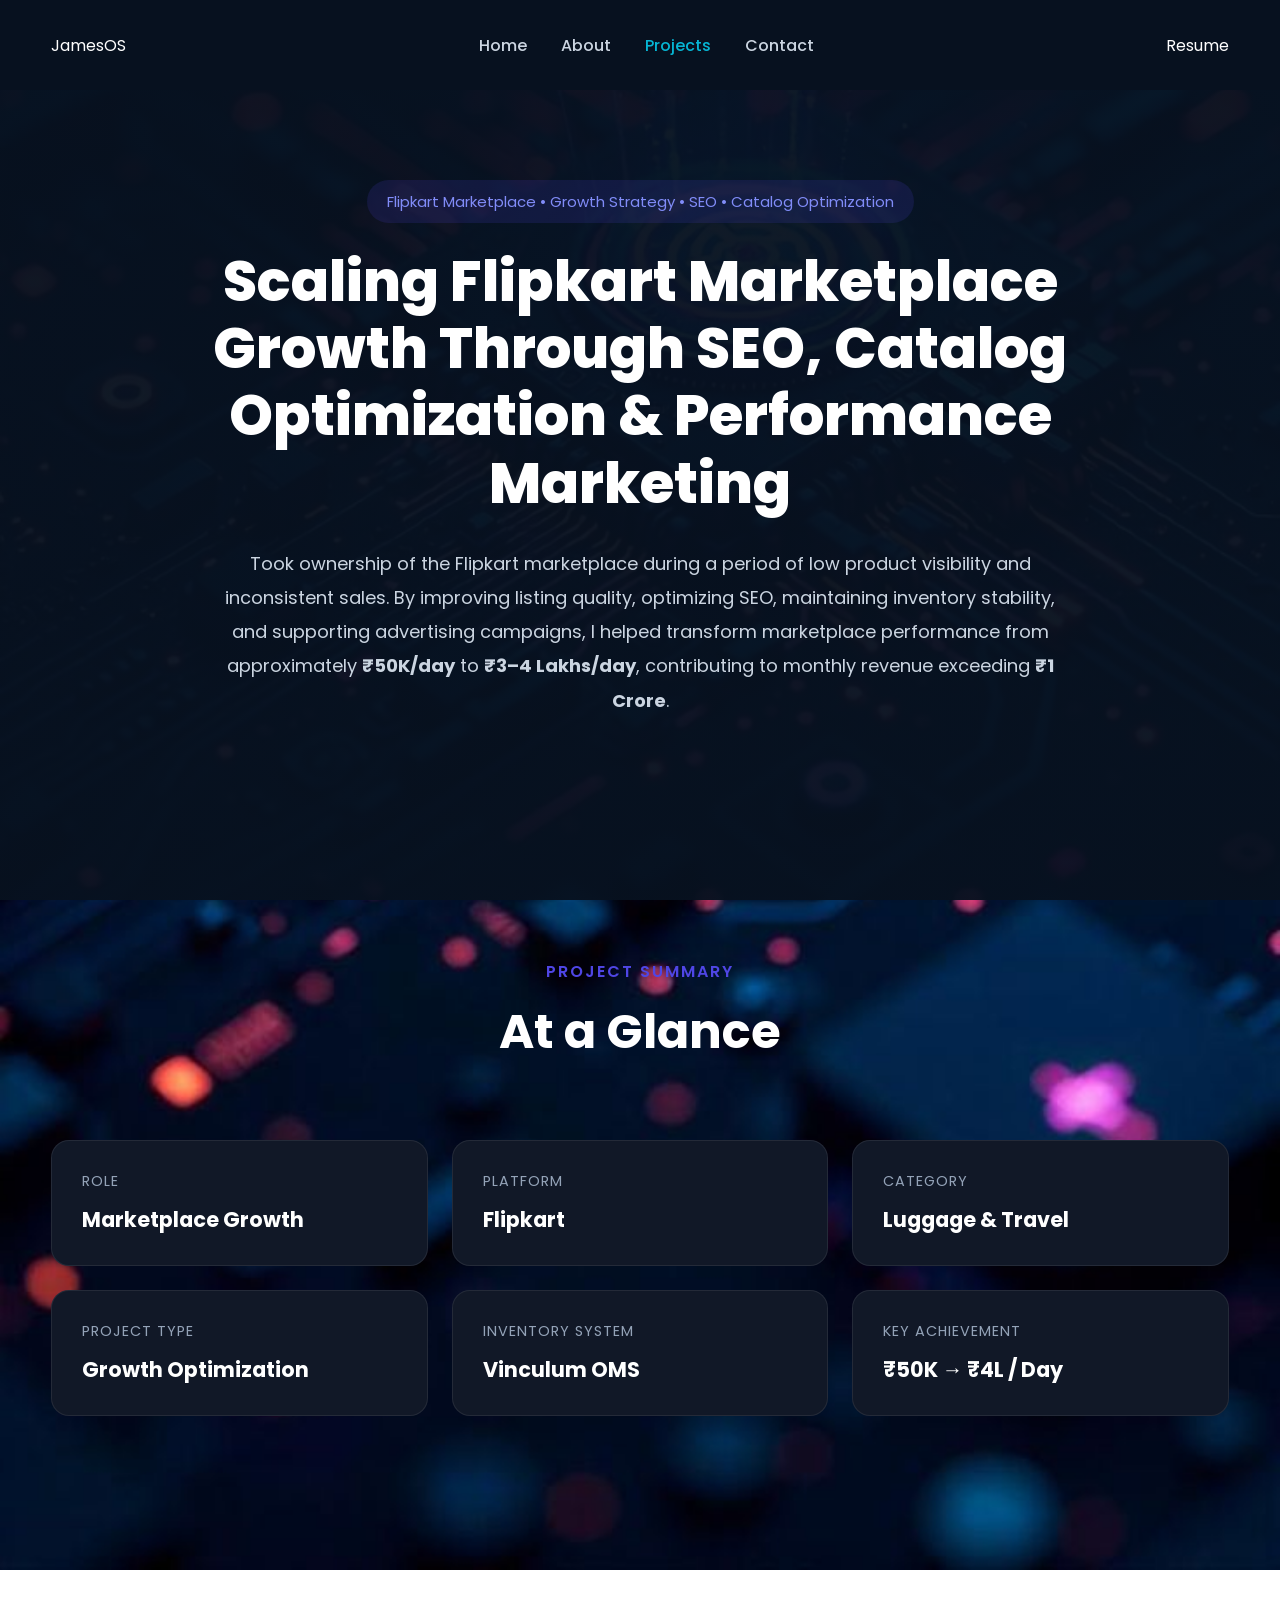
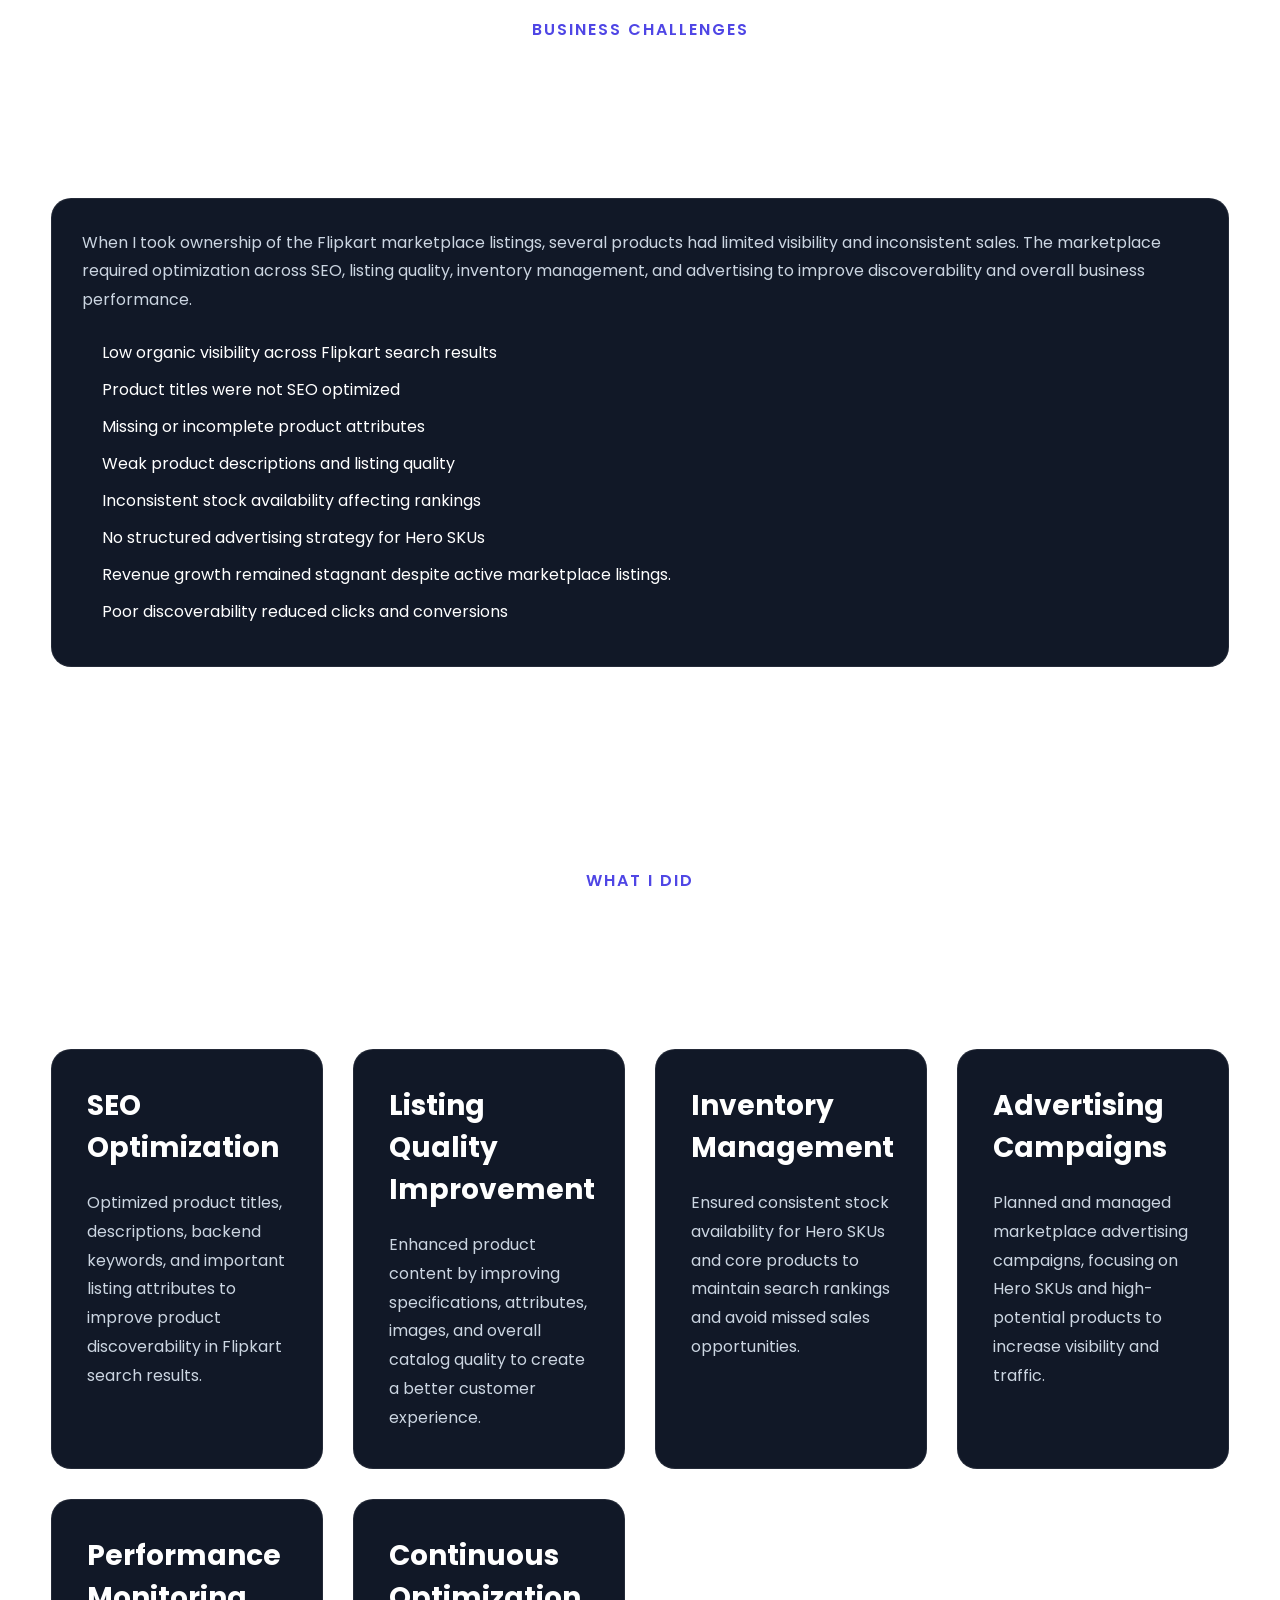
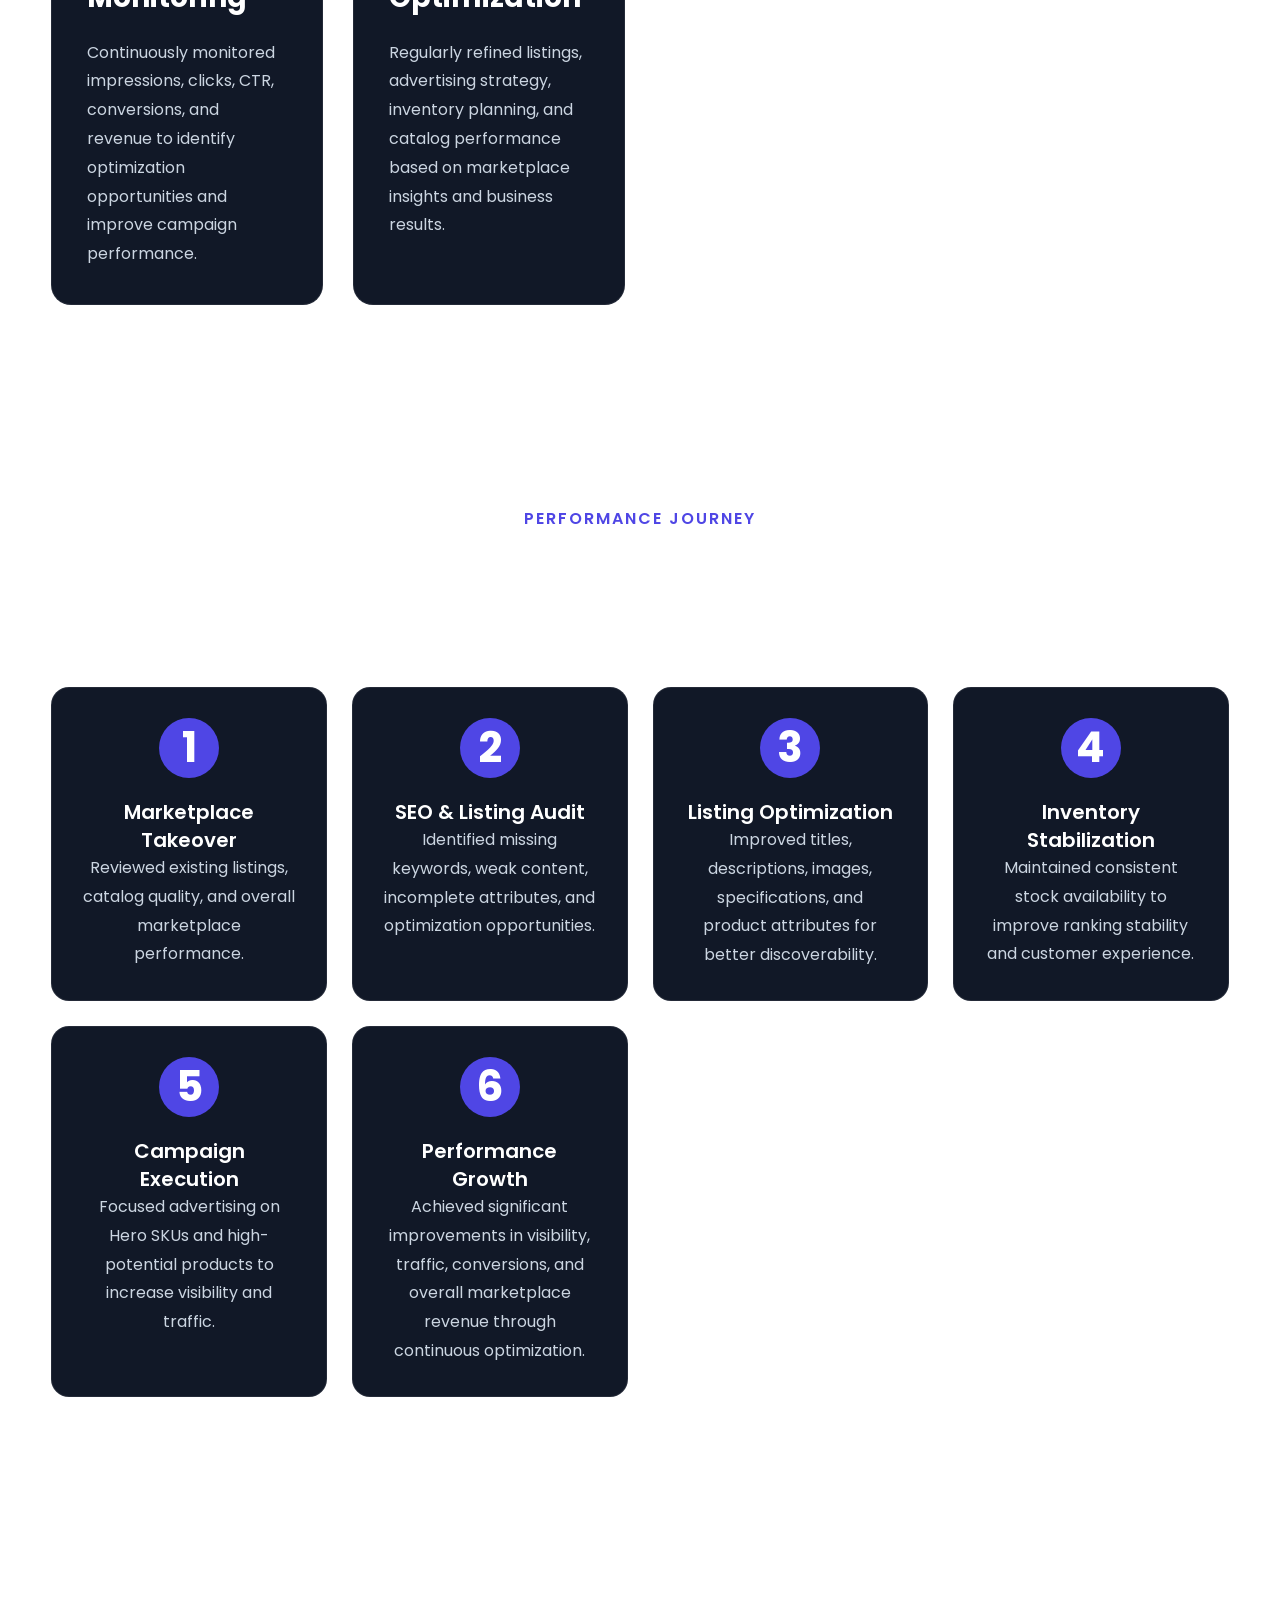
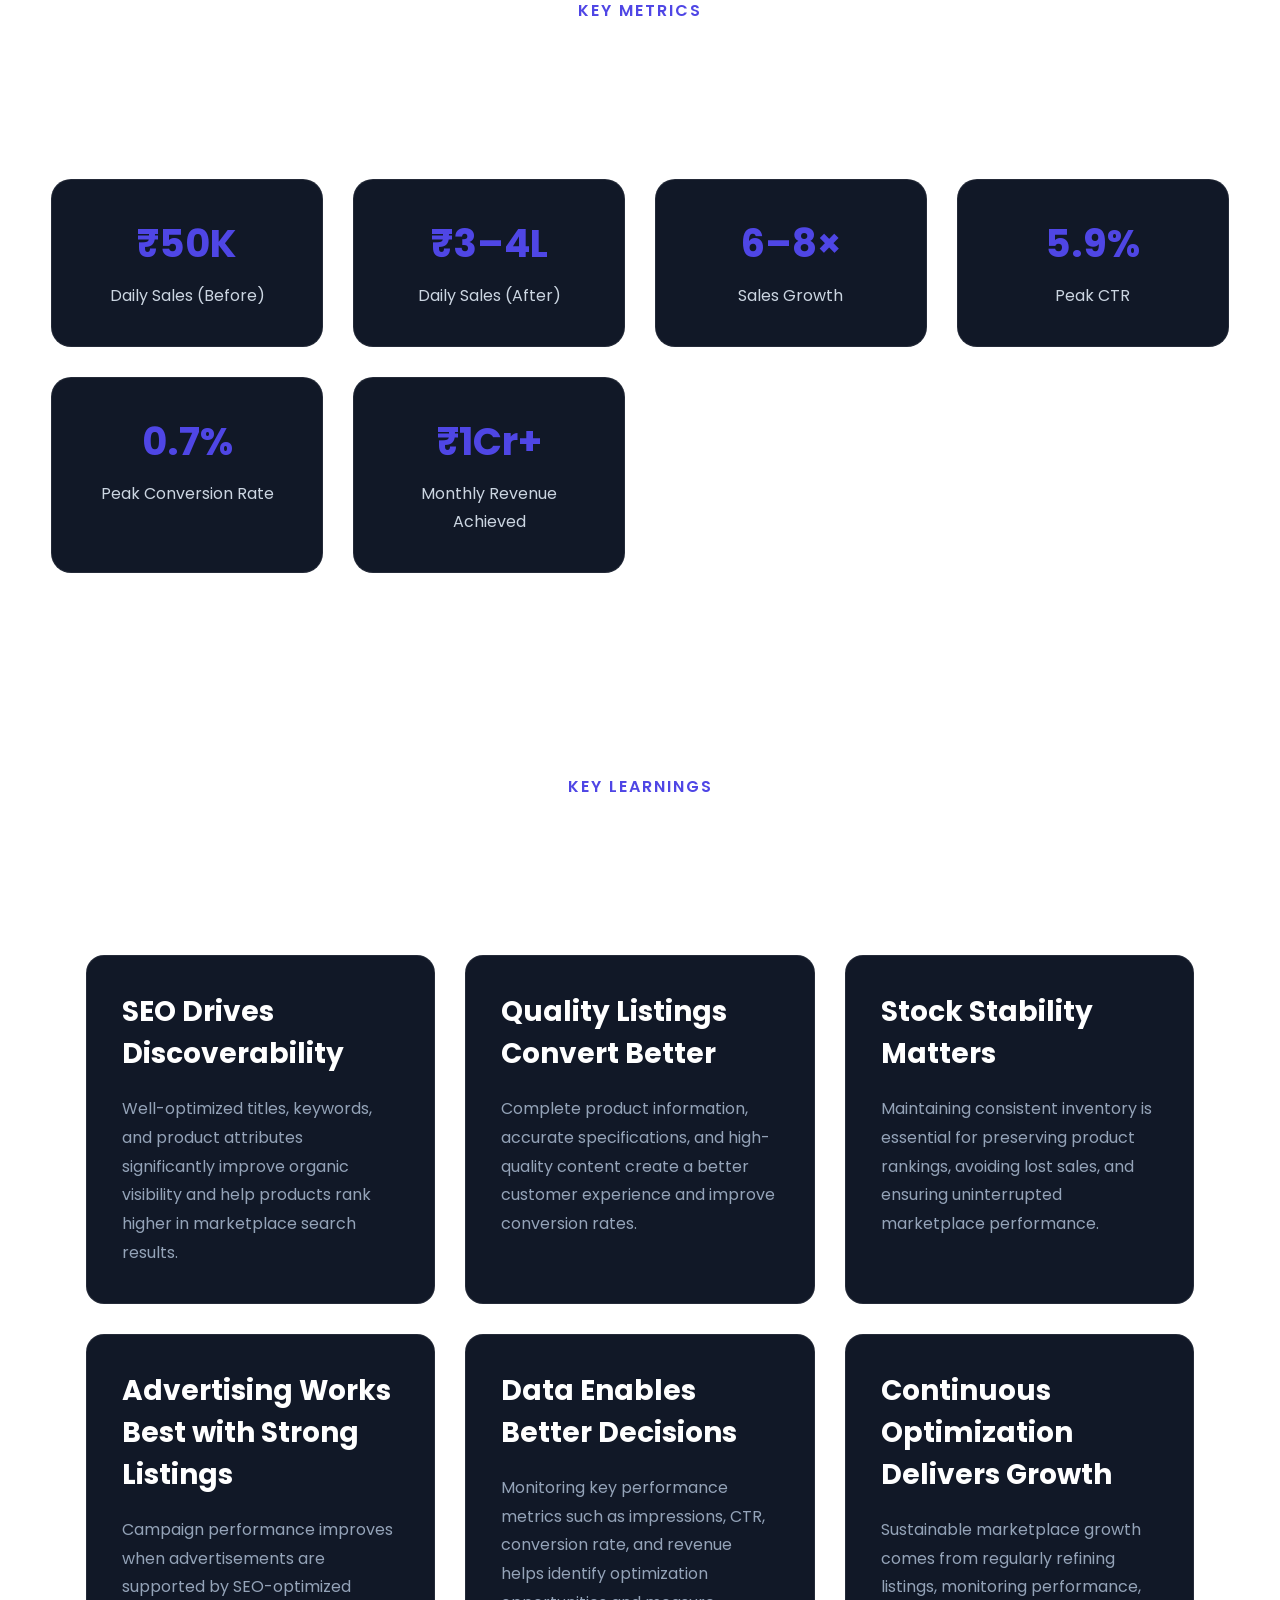
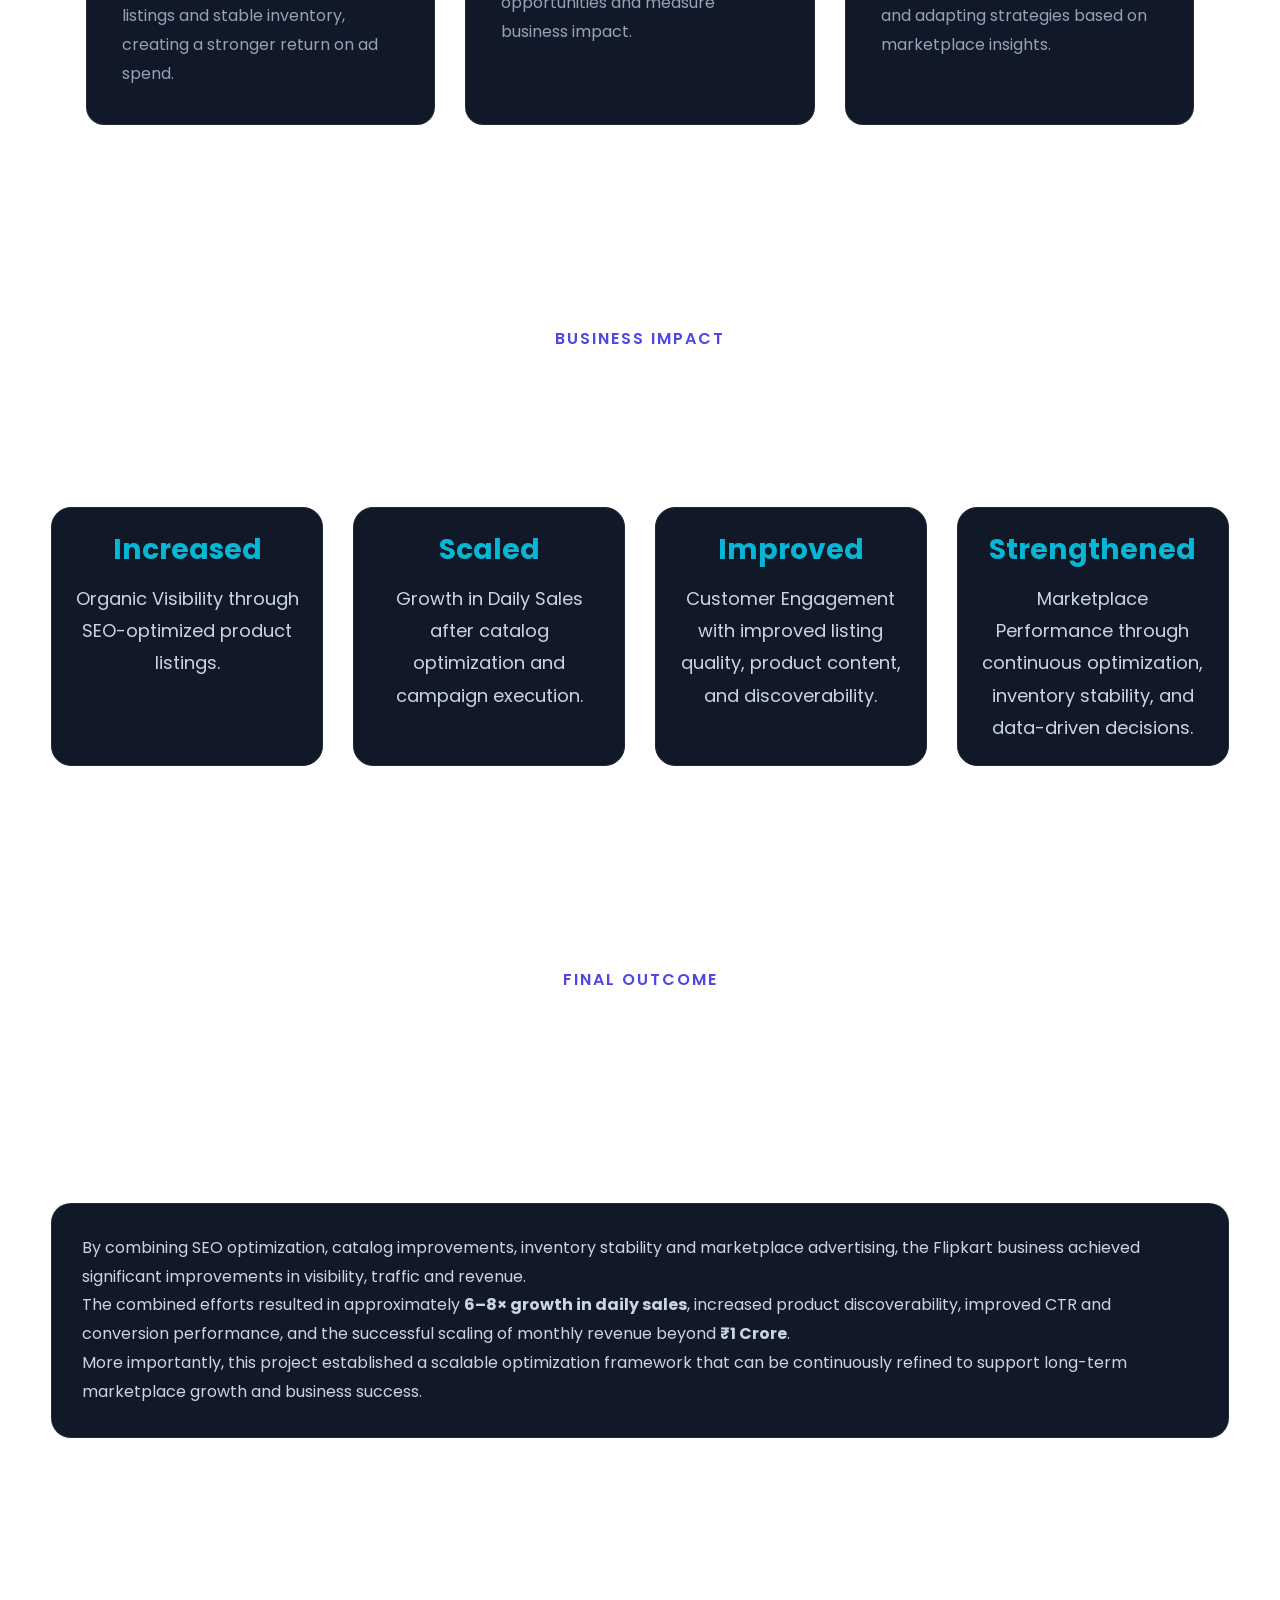
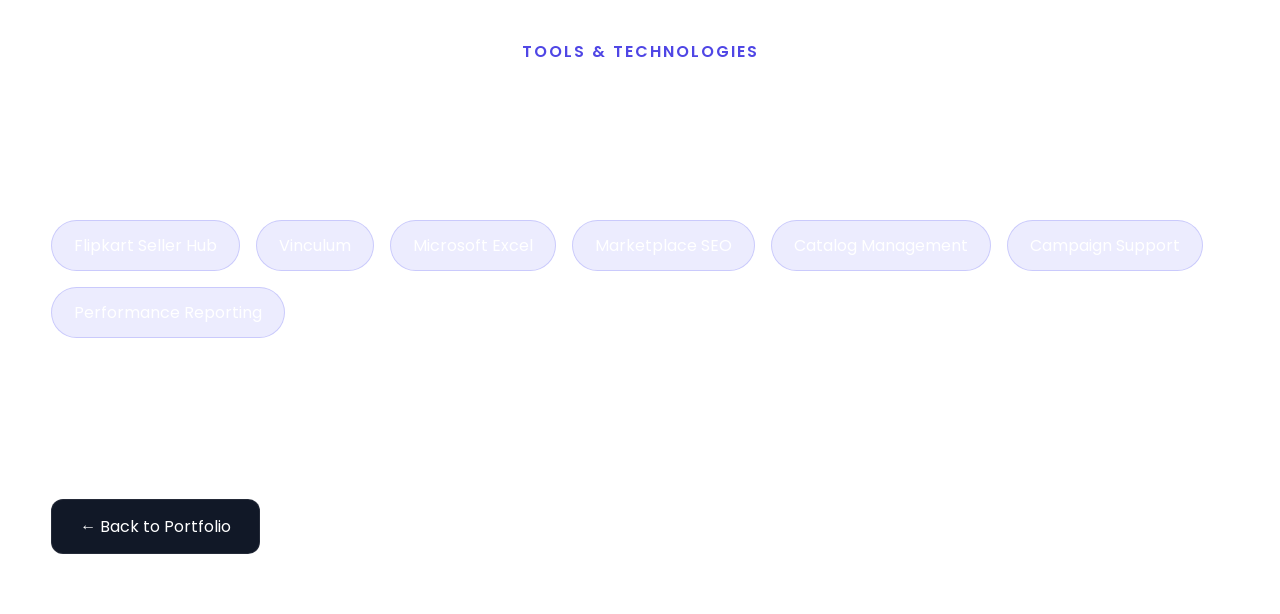
<file: pages/marketplace-growth.html>
<!DOCTYPE html>
<html lang="en">

<head>
    <!-- Google tag (gtag.js) -->
    <script async src="https://www.googletagmanager.com/gtag/js?id=G-H7ZFYCJH4J"></script>
    <script>
        window.dataLayer = window.dataLayer || [];
        function gtag() { dataLayer.push(arguments); }
        gtag('js', new Date());
        gtag('event', 'resume_download');
        gtag('event', 'linkedin_click');
        gtag('event', 'email_copy');

        gtag('config', 'G-H7ZFYCJH4J');
    </script>

    <meta charset="UTF-8">
    <meta name="viewport" content="width=device-width, initial-scale=1.0">
    <title>Flipkart Marketplace Growth Case Study | James Dsouza</title>
    <meta name="description"
        content="Case study on scaling Flipkart marketplace growth through SEO, catalog optimization, and performance marketing.">
    <meta name="author" content="James Dsouza">
    <link rel="stylesheet" href="../css/main.css">
    <link rel="stylesheet" href="../css/layout.css">
    <link rel="stylesheet" href="../css/variables.css">
    <link rel="stylesheet" href="../css/case-study.css">
    <link rel="stylesheet" href="../css/responsive.css">
    <link rel="preconnect" href="https://fonts.googleapis.com">
    <link rel="preconnect" href="https://fonts.gstatic.com" crossorigin>
    <link href="https://fonts.googleapis.com/css2?family=Poppins:wght@400;500;600;700&display=swap" rel="stylesheet">

</head>

<body>
    <main>

        <!-- =====================================
SITE HEADER
====================================== -->

        <header class="site-header">

            <div class="nav-wrapper">

                <a href="../index.html" class="site-logo">

                    <div class="site-logo-text">
                        JamesOS
                    </div>

                </a>

                <nav class="site-nav">

                    <a href="../index.html">
                        Home
                    </a>

                    <a href="../index.html#about">
                        About
                    </a>

                    <a href="../index.html#projects" class="active">
                        Projects
                    </a>

                    <a href="../index.html#contact">
                        Contact
                    </a>

                </nav>

                <a href="https://drive.google.com/file/d/1wcJGUSCHFR8AWqRvehJRoLpFXJ1wqgF0/view?usp=drive_link"
                    class="btn btn-primary" target="_blank" rel="noopener noreferrer">
                    Resume

                </a>

            </div>

        </header>
        <!-- =====================================
CASE STUDY HERO
====================================== -->
        <section class="case-hero">

            <div class="container">

                <span class="case-tag">
                    Flipkart Marketplace • Growth Strategy • SEO • Catalog Optimization
                </span>

                <h1>
                    Scaling Flipkart Marketplace Growth Through SEO,
                    Catalog Optimization & Performance Marketing
                </h1>

                <p>
                    Took ownership of the Flipkart marketplace during a period of
                    low product visibility and inconsistent sales. By improving
                    listing quality, optimizing SEO, maintaining inventory stability,
                    and supporting advertising campaigns, I helped transform
                    marketplace performance from approximately
                    <strong>₹50K/day</strong> to
                    <strong>₹3–4 Lakhs/day</strong>,
                    contributing to monthly revenue exceeding
                    <strong>₹1 Crore</strong>.
                </p>

            </div>

        </section>


        <!-- ==========================
PROJECT SUMMARY
========================== -->
        <section class="project-summary reveal">
            <div class="container">
                <div class="section-title">
                    <p>PROJECT SUMMARY</p>
                    <h2>At a Glance</h2>
                </div>
                <div class="summary-grid">
                    <div class="summary-card">
                        <span>Role</span>
                        <h3>Marketplace Growth</h3>
                    </div>
                    <div class="summary-card">
                        <span>Platform</span>
                        <h3>Flipkart</h3>
                    </div>
                    <div class="summary-card">
                        <span>Category</span>
                        <h3>Luggage & Travel</h3>
                    </div>
                    <div class="summary-card">
                        <span>Project Type</span>
                        <h3>Growth Optimization</h3>
                    </div>
                    <div class="summary-card">
                        <span>Inventory System</span>
                        <h3>Vinculum OMS</h3>
                    </div>
                    <div class="summary-card">
                        <span>Key Achievement</span>
                        <h3>₹50K → ₹4L / Day</h3>
                    </div>
                </div>
            </div>
        </section>
        <!-- =====================================
BUSINESS CHALLENGES
====================================== -->
        <section id="challenge" class="challenge-section reveal">
            <div class="container">

                <div class="section-title">
                    <p>BUSINESS CHALLENGES</p>
                    <h2>The Situation I Inherited</h2>
                </div>

                <div class="content-card">

                    <p>
                        When I took ownership of the Flipkart marketplace listings,
                        several products had limited visibility and inconsistent sales.
                        The marketplace required optimization across SEO, listing quality,
                        inventory management, and advertising to improve discoverability
                        and overall business performance.
                    </p>

                    <ul>
                        <li>Low organic visibility across Flipkart search results</li>
                        <li>Product titles were not SEO optimized</li>
                        <li>Missing or incomplete product attributes</li>
                        <li>Weak product descriptions and listing quality</li>
                        <li>Inconsistent stock availability affecting rankings</li>
                        <li>No structured advertising strategy for Hero SKUs</li>
                        <li>Revenue growth remained stagnant despite active marketplace listings.</li>
                        <li>Poor discoverability reduced clicks and conversions</li>

                    </ul>

                </div>

            </div>
        </section>


        <!-- =====================================
WHAT I DID
====================================== -->
        <section id="actions" class="actions-section reveal">
            <div class="container">

                <div class="section-title">
                    <p>WHAT I DID</p>
                    <h2>Optimization Strategy</h2>
                </div>

                <div class="responsibility-grid">

                    <div class="responsibility-card">
                        <h3>SEO Optimization</h3>
                        <p>
                            Optimized product titles, descriptions, backend keywords,
                            and important listing attributes to improve product
                            discoverability in Flipkart search results.
                        </p>
                    </div>

                    <div class="responsibility-card">
                        <h3>Listing Quality Improvement</h3>
                        <p>
                            Enhanced product content by improving specifications,
                            attributes, images, and overall catalog quality to create
                            a better customer experience.
                        </p>
                    </div>

                    <div class="responsibility-card">
                        <h3>Inventory Management</h3>
                        <p>
                            Ensured consistent stock availability for Hero SKUs and
                            core products to maintain search rankings and avoid
                            missed sales opportunities.
                        </p>
                    </div>

                    <div class="responsibility-card">
                        <h3>Advertising Campaigns</h3>
                        <p>
                            Planned and managed marketplace advertising campaigns,
                            focusing on Hero SKUs and high-potential products to
                            increase visibility and traffic.
                        </p>
                    </div>

                    <div class="responsibility-card">
                        <h3>Performance Monitoring</h3>
                        <p>
                            Continuously monitored impressions, clicks, CTR,
                            conversions, and revenue to identify optimization
                            opportunities and improve campaign performance.
                        </p>
                    </div>

                    <div class="responsibility-card">
                        <h3>Continuous Optimization</h3>
                        <p>
                            Regularly refined listings, advertising strategy,
                            inventory planning, and catalog performance based on
                            marketplace insights and business results.
                        </p>
                    </div>

                </div>

            </div>
        </section>


        <!-- =====================================
PERFORMANCE JOURNEY
====================================== -->
        <section id="journey" class="workflow-section reveal">
            <div class="container">

                <div class="section-title">
                    <p>PERFORMANCE JOURNEY</p>
                    <h2>From Low Visibility to Marketplace Growth</h2>
                </div>

                <div class="workflow-grid">

                    <div class="workflow-step">
                        <div class="step-number">1</div>
                        <h4>Marketplace Takeover</h4>
                        <p>
                            Reviewed existing listings, catalog quality, and overall
                            marketplace performance.
                        </p>
                    </div>

                    <div class="workflow-step">
                        <div class="step-number">2</div>
                        <h4>SEO & Listing Audit</h4>
                        <p>
                            Identified missing keywords, weak content, incomplete
                            attributes, and optimization opportunities.
                        </p>
                    </div>

                    <div class="workflow-step">
                        <div class="step-number">3</div>
                        <h4>Listing Optimization</h4>
                        <p>
                            Improved titles, descriptions, images, specifications,
                            and product attributes for better discoverability.
                        </p>
                    </div>

                    <div class="workflow-step">
                        <div class="step-number">4</div>
                        <h4>Inventory Stabilization</h4>
                        <p>
                            Maintained consistent stock availability to improve
                            ranking stability and customer experience.
                        </p>
                    </div>

                    <div class="workflow-step">
                        <div class="step-number">5</div>
                        <h4>Campaign Execution</h4>
                        <p>
                            Focused advertising on Hero SKUs and high-potential
                            products to increase visibility and traffic.
                        </p>
                    </div>

                    <div class="workflow-step">
                        <div class="step-number">6</div>
                        <h4>Performance Growth</h4>
                        <p>
                            Achieved significant improvements in visibility,
                            traffic, conversions, and overall marketplace revenue
                            through continuous optimization.
                        </p>
                    </div>

                </div>

            </div>
        </section>

        <!-- =====================================
KEY METRICS
====================================== -->
        <section id="metrics" class="performance-dashboard reveal">
            <div class="container">

                <div class="section-title">
                    <p>KEY METRICS</p>
                    <h2>Performance Highlights</h2>
                </div>

                <div class="dashboard-grid">

                    <div class="dashboard-card">
                        <h3>₹50K</h3>
                        <p>Daily Sales (Before)</p>
                    </div>

                    <div class="dashboard-card">
                        <h3>₹3–4L</h3>
                        <p>Daily Sales (After)</p>
                    </div>

                    <div class="dashboard-card">
                        <h3>6–8×</h3>
                        <p>Sales Growth</p>
                    </div>

                    <div class="dashboard-card">
                        <h3>5.9%</h3>
                        <p>Peak CTR</p>
                    </div>

                    <div class="dashboard-card">
                        <h3>0.7%</h3>
                        <p>Peak Conversion Rate</p>
                    </div>

                    <div class="dashboard-card">
                        <h3>₹1Cr+</h3>
                        <p>Monthly Revenue Achieved</p>
                    </div>

                </div>

            </div>
        </section>

        <!-- =====================================
KEY LEARNINGS
====================================== -->
        <section id="learnings" class="learnings-section reveal">
            <div class="container">

                <div class="section-title">
                    <p>KEY LEARNINGS</p>
                    <h2>Insights Gained from the Project</h2>
                </div>

                <div class="learning-grid">

                    <div class="learning-card">
                        <h3>SEO Drives Discoverability</h3>
                        <p>
                            Well-optimized titles, keywords, and product attributes
                            significantly improve organic visibility and help products
                            rank higher in marketplace search results.
                        </p>
                    </div>

                    <div class="learning-card">
                        <h3>Quality Listings Convert Better</h3>
                        <p>
                            Complete product information, accurate specifications,
                            and high-quality content create a better customer
                            experience and improve conversion rates.
                        </p>
                    </div>

                    <div class="learning-card">
                        <h3>Stock Stability Matters</h3>
                        <p>
                            Maintaining consistent inventory is essential for
                            preserving product rankings, avoiding lost sales,
                            and ensuring uninterrupted marketplace performance.
                        </p>
                    </div>

                    <div class="learning-card">
                        <h3>Advertising Works Best with Strong Listings</h3>
                        <p>
                            Campaign performance improves when advertisements are
                            supported by SEO-optimized listings and stable inventory,
                            creating a stronger return on ad spend.
                        </p>
                    </div>

                    <div class="learning-card">
                        <h3>Data Enables Better Decisions</h3>
                        <p>
                            Monitoring key performance metrics such as impressions,
                            CTR, conversion rate, and revenue helps identify
                            optimization opportunities and measure business impact.
                        </p>
                    </div>

                    <div class="learning-card">
                        <h3>Continuous Optimization Delivers Growth</h3>
                        <p>
                            Sustainable marketplace growth comes from regularly
                            refining listings, monitoring performance, and adapting
                            strategies based on marketplace insights.
                        </p>
                    </div>

                </div>

            </div>
        </section>


        <!-- =====================================
BUSINESS IMPACT
====================================== -->
        <section id="impact" class="impact-section reveal">
            <div class="container">

                <div class="section-title">
                    <p>BUSINESS IMPACT</p>
                    <h2>Business Outcomes</h2>
                </div>

                <div class="impact-grid">

                    <div class="impact-card">
                        <h3>Increased</h3>
                        <p>
                            Organic Visibility through SEO-optimized product listings.
                        </p>
                    </div>

                    <div class="impact-card">
                        <h3>Scaled</h3>
                        <p>
                            Growth in Daily Sales after catalog optimization and
                            campaign execution.
                        </p>
                    </div>

                    <div class="impact-card">
                        <h3>Improved</h3>
                        <p>
                            Customer Engagement with improved listing quality,
                            product content, and discoverability.
                        </p>
                    </div>

                    <div class="impact-card">
                        <h3>Strengthened</h3>
                        <p>
                            Marketplace Performance through continuous optimization,
                            inventory stability, and data-driven decisions.
                        </p>
                    </div>

                </div>

            </div>
        </section>

        <!-- =====================================
FINAL OUTCOME
====================================== -->
        <section id="outcome" class="outcome-section reveal">
            <div class="container">

                <div class="section-title">
                    <p>FINAL OUTCOME</p>
                    <h2>Driving Marketplace Growth Through Continuous Optimization</h2>
                </div>

                <div class="content-card">

                    <p>
                        By combining SEO optimization, catalog improvements, inventory stability and marketplace
                        advertising, the Flipkart business achieved significant improvements in visibility, traffic and
                        revenue.
                    </p>

                    <p>
                        The combined efforts resulted in approximately
                        <strong>6–8× growth in daily sales</strong>, increased product
                        discoverability, improved CTR and conversion performance, and
                        the successful scaling of monthly revenue beyond
                        <strong>₹1 Crore</strong>.
                    </p>

                    <p>
                        More importantly, this project established a scalable
                        optimization framework that can be continuously refined to
                        support long-term marketplace growth and business success.
                    </p>

                </div>

            </div>
        </section>

        <section id="tools" class="tools-section reveal">
            <div class="container">
                <div class="section-title">
                    <p>TOOLS & TECHNOLOGIES</p>
                    <h2>Technology Stack</h2>
                </div>
                <div class="badge-group">
                    <span>Flipkart Seller Hub</span>
                    <span>Vinculum</span>
                    <span>Microsoft Excel</span>
                    <span>Marketplace SEO</span>
                    <span>Catalog Management</span>
                    <span>Campaign Support</span>
                    <span>Performance Reporting</span>
                </div>
            </div>
        </section>

        <!-- =====================================
CASE STUDY NAVIGATION
====================================== -->
        <div class="case-navigation">
            <div class="container">
                <a href="../index.html#projects" class="case-nav-btn">
                    ← Back to Portfolio
                </a>
            </div>
        </div>
    </main>

    <script src="../js/main.js"></script>

</body>

</html>
</file>
<file: css/main.css>
/* ===========================
   GOOGLE FONT & RESET
=========================== */
*{
    margin:0;
    padding:0;
    box-sizing:border-box;
}
html{
    scroll-behavior:smooth;
}
body{
    font-family:'Poppins',sans-serif;
    overflow-x:hidden;
    background:
        url("../assets/images/background.webp");

    background-size:cover;
    background-position:center;
    background-repeat:no-repeat;
    background-attachment:fixed;
    color:var(--text);
}

section{
    scroll-margin-top:100px;
    padding:80px 0;
}
</file>
<file: css/variables.css>
/*==================================================
ROOT VARIABLES
==================================================*/
:root {
    /*==================================================
    COLORS
    ==================================================*/
    --primary: #4F46E5;
    --secondary: #06B6D4;
    --bg: #07111F;
    --surface: #111827;
    --surface-light: #1E293B;
    --footer-bg: #050B16;
    --text: #FFFFFF;
    --text-light: #CBD5E1;
    --text-muted: #94A3B8;
    --border: rgba(255, 255, 255, .08);
    --border-line: rgba(255, 255, 255, .08);
    --border-hover: #6366F1;
    /*==================================================
    SHADOWS
    ==================================================*/
    --shadow-md: 0 12px 30px rgba(0, 0, 0, .2);
    --shadow-lg: 0 20px 50px rgba(0, 0, 0, .25);
    /*==================================================
    BORDER RADIUS
    ==================================================*/
    --radius-sm: 10px;
    --radius-md: 18px;
    --radius-lg: 24px;
    /*==================================================
    TRANSITIONS
    ==================================================*/
    --transition: .35s ease;
    /*==================================================
    CONTAINER
    ==================================================*/
    --container: 1280px;
    --header-height: 90px;
    /*==================================================
    SECTION SPACING
    ==================================================*/
    --section-padding: 60px;
    /*==================================================
    CARD
    ==================================================*/
    --card-padding: 35px;
    /*==================================================
    GRID GAPS
    ==================================================*/
    --gap-sm: 20px;
    --gap-md: 30px;
    --gap-lg: 40px;
}
</file>
<file: css/components.css>
/* ==========================
        NAVIGATION
========================== */
nav {
    width: 100%;
    display: flex;
    justify-content: space-between;
    align-items: center;
    padding: 25px 8%;
    position: fixed;
    top: 0;
    left: 0;
    backdrop-filter: blur(18px);
    background: rgba(11, 17, 32, .75);
    z-index: 999;
}

nav ul {
    display: flex;
    gap: 35px;
}

nav a {
    position: relative;
    font-weight: 500;
    color: var(--text-light);
    transition: .3s;
}

nav a:hover {
    color: var(--text);
}

nav a::after {
    content: "";
    position: absolute;
    bottom: -8px;
    left: 0;
    width: 0;
    height: 2px;
    background: var(--primary);
    transition: .3s;
}

nav a:hover::after {
    width: 100%;
}

/*======================================================================
GLOBAL PRIMARY BUTTON SYSTEM
Reusable Primary Actions Across JamesOS
======================================================================*/
.btn {
    display: inline-flex;
    align-items: center;
    justify-content: center;
    gap: 10px;
    padding: 14px 28px;
    font-size: 16px;
    font-weight: 600;
    border-radius: 12px;
    cursor: pointer;
    text-decoration: none;
    transition: all .3s ease;
    border: none;
}

.btn:hover {
    background: var(--primary);
    transform: translateY(-4px);
}

.btn:active {
    transform: translateY(-2px);
}

/*======================================================================
PRIMARY ACTION BUTTON
Main Call-To-Action Component
======================================================================*/
.btn-primary {
    background: var(--primary);
    color: #fff;
}

.btn-primary:hover {
    background: #4338CA;
}

/*======================================================================
SECONDARY ACTION BUTTON
Alternative Call-To-Action Component
======================================================================*/
.btn-secondary {
    background: var(--surface);
    border: 1px solid var(--border);
    color: var(--text);
}

.btn-secondary:hover {
    border-color: var(--primary);
}

/* ==========================================================
CONTACT ACTION BUTTON COMPONENT
Reusable buttons for Copy / Visit actions
========================================================== */
.contact-action-btn {
    display: inline-flex;
    align-items: center;
    justify-content: center;
    padding: 10px 18px;
    margin-top: 8px;
    border-radius: 10px;
    background: #4F46E5;
    color: #fff;
    font-size: 15px;
    font-weight: 600;
    text-decoration: none;
    border: none;
    cursor: pointer;
    transition: .3s;
}

.contact-action-btn:hover {
    background: var(--primary);
    transform: translateY(-2px);
}

.contact-action-btn.copied {
    background: #16A34A;
}

/*=============================
ABOUT
==============================*/

.timeline-item:hover {
    transform: translateX(10px);
    border-color: var(--secondary);
}

/*=============================
SERVICES
==============================*/

.section-title span {
    display: block;
    max-width: 700px;
    margin: 20px auto 0;
    color: var(--text-muted);
    line-height: 1.8;
}

/*=========================
IMPACT
==========================*/
.impact-card {
    background: #111827;
    padding: 45px;
    border-radius: 20px;
    border: 1px solid var(--surface-light);
    text-align: center;
    transition: .35s;
    min-width: 0;
}

.impact-card:hover {
    transform: translateY(-10px);
    border-color: var(--secondary);
    box-shadow: 0 20px 60px rgba(56, 189, 248, .15);
}

.impact-card h3 {
    font-size: 52px;
    color: var(--secondary);
    margin-bottom: 15px;
}

.impact-card p {
    color: var(--text-muted);
    font-size: 17px;
    line-height: 1.7;
}

/*=========================
PROJECTS
==========================*/

.project-card {
    padding: 40px;
    background: var(--surface);
    border: 1px solid var(--border);
    border-radius: var(--radius-lg);
    overflow: hidden;
    transition: var(--transition);
}

.project-card:hover {
    transform: translateY(-8px);
    border-color: var(--primary);
}

.project-card h3 {
    font-size: 30px;
    margin: 15px 0 30px;
}

.project-card p {
    color: var(--text-light);
    line-height: 1.8;
    margin-bottom: 18px;
}


/*=========================
learning
==========================*/

.learning-card {
    background: #111827;
    border: 1px solid rgba(255, 255, 255, .08);
    border-radius: 24px;
    padding: 35px;
    transition: .35s;
}

.learning-card:hover {
    transform: translateY(-10px);
    border-color: var(--primary);
}

.learning-card h3 {
    margin: 20px 0;
}

.learning-card p {
    color: var(--text-muted);
    line-height: 1.8;
}

/* ===========================
   TOOLKIT
=========================== */

.toolkit-card {
    background: #111827;
    padding: 35px;
    border-radius: 24px;
    border: 1px solid rgba(255, 255, 255, .08);
    transition: .35s;
}

.toolkit-tags {
    display: flex;
    flex-wrap: wrap;
    gap: 12px;
}

.toolkit-card:hover {
    transform: translateY(-8px);
    border-color: var(--primary);
}

.toolkit-card h3 {
    margin-bottom: 25px;
    font-size: 24px;
}

.toolkit-tags span {
    padding: 10px 18px;
    background: var(--surface-light);
    border-radius: 999px;
    font-size: 14px;
    transition: .3s;
}

.toolkit-tags span:hover {
    background: var(--primary);
    cursor: default;
}

/* ===========================
   CERTIFICATIONS
=========================== */

.certificate-card {
    background: #111827;
    border: 1px solid rgba(255, 255, 255, .08);
    padding: 35px;
    border-radius: 24px;
    transition: .35s;
    text-align: left;
}

.certificate-card:hover {
    transform: translateY(-8px);
    border-color: var(--primary);
}

.certificate-icon {
    font-size: 42px;
    margin-bottom: 20px;
}

.certificate-card h3 {
    margin-bottom: 15px;
}

.certificate-card p {
    color: var(--text-muted);
    line-height: 1.8;
    margin-bottom: 30px;
}

.certificate-btn {
    display: inline-block;
    text-decoration: none;
    color: var(--primary);
    font-weight: 600;
}

.certificate-btn:hover {
    text-decoration: underline;
}

/* ===========================
   CONTACT
=========================== */
.contact-info {
    background: #111827;
    padding: 40px;
    border-radius: 24px;
    border: 1px solid rgba(255, 255, 255, .08);
}

.contact-item {
    display: flex;
    align-items: flex-start;
    gap: 18px;
    margin-bottom: 30px;
}

.contact-cta {
    background: linear-gradient(145deg, var(--surface-light), #111827);
    padding: 40px;
    border-radius: 24px;
    border: 1px solid rgba(255, 255, 255, .08);
}

.contact-info h3 {
    margin-bottom: 20px;
}

.contact-info p {
    color: var(--text-muted);
    line-height: 1.8;
    margin-bottom: 35px;
    margin-left: 30px;
}

.contact-item span {
    font-size: 28px;
}

.contact-item h4 {
    margin-bottom: 8px;
}

.contact-item a {
    color: var(--text-light);
    text-decoration: none;
}

.contact-item a:hover {
    color: var(--primary);
}

.contact-cta h3 {
    margin-bottom: 25px;
}

.contact-cta ul {
    list-style: none;
    padding: 0;
    margin-bottom: 40px;
}

.contact-cta li {
    margin-bottom: 18px;
    color: var(--text-light);
}

/* ===========================
   FOOTER
=========================== */

.footer-brand h2 {
    font-size: 32px;
    margin-bottom: 20px;
}

.footer-brand p {
    color: var(--text-muted);
    line-height: 1.8;
    max-width: 450px;
}

.footer-links,
.footer-social {
    display: flex;
    flex-direction: column;
}

.footer-links h3,
.footer-social h3 {
    margin-bottom: 20px;
}

.footer-links a,
.footer-social a {
    margin-bottom: 15px;
    text-decoration: none;
    color: var(--text-light);
    transition: .3s;
}

.footer-links a:hover,
.footer-social a:hover {
    color: var(--primary);
}

/*==================================================
MARKETPLACE EXPERIENCE
==================================================*/

.about-highlight {
    background: var(--surface);
    border: 1px solid rgba(255, 255, 255, .08);
    border-radius: var(--radius-md);
    padding: var(--card-padding);
}

.deliverable-card {
    background: var(--surface);
    border: 1px solid rgba(255, 255, 255, .08);
    border-radius: var(--radius-lg);
    padding: var(--card-padding);
    transition: .35s;
}

.approach-card {
    background: var(--surface);
    padding: var(--card-padding);
    border-radius: var(--radius-md);
    border: 1px solid rgba(255, 255, 255, .08);
    transition: .35s;
}

.category-card {
    background: var(--surface);
    border: 1px solid var(--border-line);
    border-radius: var(--radius-md);
    transition: var(--transition);
    padding: var(--card-padding);

}

.category-card h3 {
    margin-bottom: 25px;
}

.category-card li {
    padding: 12px 0;
    border-bottom: 1px solid rgba(255, 255, 255, .05);
    color: var(--text-light);
}

.category-group {
    margin-top: 55px;
}

.category-group h3 {
    margin-bottom: 20px;
}

/* Sub-items nested under a category item (e.g. materials under
   "Hard-side Luggage"). Indented and muted so it reads as a
   detail of the parent line, not a sibling category. */
.category-subitems {
    list-style: none;
    margin: 8px 0 0 18px;
    padding: 0;
}

.category-subitems li {
    padding: 4px 0;
    border-bottom: none;
    color: var(--text-muted);
    font-size: 14px;
    position: relative;
    padding-left: 14px;
}

.category-subitems li::before {
    content: "–";
    position: absolute;
    left: 0;
    color: var(--text-muted);
}

.hero-card {
    padding: var(--card-padding);
    width: auto;
    max-width: 380px;
    background: var(--surface);
    border: 1px solid var(--border);
    border-radius: 28px;
    text-align: center;
    box-shadow: var(--shadow-md);
}

.hero-avatar {
    width: 180px;
    height: 180px;
    margin: auto;
    border-radius: 50%;
    overflow: hidden;
    border: 4px solid var(--primary);
    box-shadow: 0 0 35px rgba(79, 70, 229, .35);
    transition: .35s ease;
}

.hero-avatar:hover {
    transform: scale(1.03);
    box-shadow: 0 0 45px rgba(79, 70, 229, .5);
}



.project-note {
    font-size: 13px;
    font-style: italic;
    color: var(--text-muted);
    margin-bottom: 14px;
}

.project-image {
    height: 220px;
    display: flex;
    justify-content: center;
    align-items: center;
    font-size: 34px;
    font-weight: 700;
    color: white;
}

.project-image img {
    width: 100%;
    height: 100%;
    object-fit: cover;
    display: block;
}

.project-content {
    padding: var(--card-padding);
}

.project-tag {
    display: inline-block;
    margin-bottom: 18px;
    padding: 8px 16px;
    border-radius: 30px;
    background: rgba(79, 70, 229, .15);
    color: var(--secondary);
    font-size: 14px;
}

.learning-icon {
    font-size: 42px;
    margin-bottom: 25px;
}

.timeline-circle {
    width: 60px;
    height: 60px;
    flex-shrink: 0;
    border-radius: 50%;
    background: var(--primary);
    display: flex;
    align-items: center;
    justify-content: center;
    font-size: 26px;
}

.timeline-content {
    flex: 1;
    background: var(--surface);
    padding: 30px;
    border-radius: 20px;
    border: 1px solid var(--border);
}

.back-to-top {
    color: var(--secondary);
    font-weight: 600;
}

/* =====================================
MARKETPLACE LOGO CARD SYSTEM
====================================== */

.marketplace-grid {
    display: grid;
    grid-template-columns: repeat(5, minmax(0, 1fr));
    gap: 12px;
    margin-top: 22px;
}

.marketplace-card {
    min-height: 145px;
    padding: 10px 8px;

    display: flex;
    flex-direction: column;
    align-items: center;
    justify-content: center;

    gap: 8px;

    border: 1px solid var(--border-color);
    border-radius: 14px;

    background: var(--card-background);

    transition:
        transform 0.3s ease,
        box-shadow 0.3s ease,
        border-color 0.3s ease;
}


.marketplace-card img {
    width: 140px;
    height: 70px;

    padding: 12px 18px;

    object-fit: contain;

    display: block;

    background: #fffefe00;

    border-radius: 12px;

    box-sizing: border-box;

    transition: transform 0.3s ease;
}

.marketplace-card:hover {
    transform: translateY(-5px);

    border-color: var(--accent-color);

    box-shadow:
        0 10px 30px rgba(0, 0, 0, 0.08);
}

.marketplace-card:hover img {
    transform: scale(1.05);
}

/* =====================================
MARKETPLACE LOGO TILE
====================================== */

.marketplace-logo {
    width: 175px;
    height: 90px;

    display: flex;
    align-items: center;
    justify-content: center;

    padding: 6px 10px;

    background: #f5f5f5;
    border-radius: 10px;

    box-sizing: border-box;
    overflow: hidden;
}


/* =====================================
TRANSPARENT LOGO DISPLAY
====================================== */

.marketplace-logo img {
    width: 100%;
    height: 100%;

    object-fit: contain;

    display: block;

    transition: transform 0.3s ease;
}

/* =====================================
WHITE LOGO TILE
====================================== */

.marketplace-logo.logo-dark {
    background: #202020;
}

/* =====================================
MARKETPLACE HOVER
====================================== */

.marketplace-card:hover {
    transform: translateY(-4px);

    border-color: var(--accent-color);

    box-shadow:
        0 8px 20px rgba(0, 0, 0, 0.08);
}

.marketplace-card:hover .marketplace-logo img {
    transform: scale(1.05);
}


/* =====================================
MARKETPLACE GROUP SPACING
====================================== */

.marketplace-group {
    margin-top: 55px;
}

.marketplace-group h3 {
    margin-bottom: 20px;
}

/* =====================================
TABLET LAYOUT
====================================== */

@media (max-width: 1100px) {

    .marketplace-grid {
        grid-template-columns: repeat(4, minmax(0, 1fr));
    }

    .marketplace-logo {
        width: 155px;
        height: 82px;
    }

}

/* =====================================
MOBILE LAYOUT
====================================== */

@media (max-width: 768px) {

    .marketplace-grid {
        grid-template-columns: repeat(2, minmax(0, 1fr));
        gap: 10px;
    }

    .marketplace-card {
        min-height: 130px;
        padding: 8px;
    }

    .marketplace-logo {
        width: 130px;
        height: 70px;
        padding: 5px 8px;
    }

    .marketplace-card img {
        width: 115px;
        height: 60px;
        padding: 10px 14px;
    }

}
</file>
<file: css/layout.css>
/*==================================================
  JAMESOS PORTFOLIO
  layout.css
  Version : 1.0
==================================================*/

/*==================================================
GLOBAL RESET
==================================================*/
img {
    display: block;
    max-width: 100%;
}

a {
    color: inherit;
    text-decoration: none;
}

button {
    border: none;
    cursor: pointer;
}

ul {
    list-style: none;
}

/*==================================================
TYPOGRAPHY
==================================================*/
h1 {
    font-size: 64px;
    line-height: 1.08;
    font-weight: 800;
}

h2 {
    font-size: 48px;
    line-height: 1.15;
    font-weight: 700;
}

h3 {
    font-size: 28px;
    font-weight: 700;
}

p {
    color: var(--text-light);
    line-height: 1.8;
}

h4 {
    font-size: 20px;
    font-weight: 600;
    line-height: 1.4;
}

small {
    display: block;
    font-size: 14px;
    font-weight: 500;
    line-height: 1.6;
    color: var(--text-muted);
}

/*==================================================
LAYOUT
==================================================*/
.container {
    width: min(92%, var(--container));
    margin: auto;
}

.section-title {
    text-align: center;
    margin-bottom: 80px;
}

.section-title p {
    color: var(--primary);
    font-weight: 600;
    letter-spacing: 2px;
    margin-bottom: 18px;
}

.section-title h2 {
    margin-bottom: 20px;
}

.section-title span {
    display: block;
    max-width: 760px;
    margin: auto;
    color: var(--text-muted);
}

/*==================================================
HEADER
==================================================*/
.site-header {
    height: 90px;
    padding: 0;
    position: fixed;
    top: -100px;
    left: 0;
    width: 100%;
    transition: all .4s ease;
    z-index: 1000;
}

.site-header.sticky {
    padding: 12px 0;
}

/*==================================================
Navigation
==================================================*/
.nav-wrapper {
    height: 100%;
    width: min(92%, var(--container));
    margin: auto;
    display: flex;
    justify-content: space-between;
    align-items: center;
}

.contact-wrapper {
    display: grid;
    grid-template-columns: 1fr 1fr;
    gap: 40px;
    align-items: start;
    margin-top: 70px;
}

.site-nav {
    display: flex;
    gap: 34px;
}

.site-nav a.active {
    color: var(--secondary);
}

.site-nav a {
    position: relative;
    color: var(--text-light);
    transition: var(--transition);
    font-weight: 500;
}

.site-nav a:hover {
    color: white;
}

.site-nav a::after {
    content: "";
    position: absolute;
    bottom: -8px;
    left: 0;
    width: 0;
    height: 2px;
    background: var(--primary);
    transition: .3s;
}

.site-nav a:hover::after {
    width: 100%;
}

/*==================================================
MOBILE NAVIGATION
==================================================*/
.nav-toggle {
    display: none;
    flex-direction: column;
    gap: 6px;
    cursor: pointer;
}

.nav-toggle span {
    width: 28px;
    height: 3px;
    background: white;
    border-radius: 5px;
    transition: var(--transition);
}

.nav-toggle.active span:nth-child(1) {
    transform: translateY(9px) rotate(45deg);
}

.nav-toggle.active span:nth-child(2) {
    opacity: 0;
}

.nav-toggle.active span:nth-child(3) {
    transform: translateY(-9px) rotate(-45deg);
}

/* HERO */
/*==================================================
HERO
==================================================*/
.hero {
    min-height: 100vh;
    padding-top: var(--header-height);
    display: flex;
    align-items: center;
}

.hero-grid {
    display: grid;
    grid-template-columns: 1.2fr .8fr;
    gap: 50px;
    align-items: flex-start;
}

.hero-badge {
    display: inline-block;
    padding: 12px 20px;
    border: 1px solid var(--border);
    border-radius: 40px;
    color: var(--secondary);
    margin-top: 50px;
    margin-bottom: 25px;
}

.hero h1 {
    margin-top: 50px;
    margin-bottom: 20px;
}

.gradient-text {
    color: var(--primary);
}

.hero p {
    font-size: 20px;
    max-width: 650px;
    margin-bottom: 40px;
}

.hero-buttons {
    display: flex;
    gap: 20px;
    flex-wrap: wrap;
}

.hero-image {
    display: flex;
    justify-content: center;
    margin-top: 50px;
}

.hero-card h3 {
    margin-top: 20px;
    margin-bottom: 12px;
}

.hero-card>p {
    margin-top: auto;
    margin-bottom: 35px;
}

.hero-stats {
    display: flex;
    justify-content: space-between;
    gap: 15px;
}

.hero-stats div {
    flex: 1;
}

.hero-stats strong {
    display: block;
    font-size: 28px;
    color: var(--secondary);
}

.hero-stats span {
    color: var(--text-muted);
    font-size: 14px;
}

/*==================================================
PRODUCT CATEGORY EXPERIENCE
==================================================*/
.categories-section {
    padding: var(--section-padding) 0;
}

.category-grid {
    display: grid;
    grid-template-columns: repeat(auto-fit, minmax(320px, 1fr));
    gap: var(--gap-md);
    margin-top: 70px;
}

.category-card:hover {
    transform: translateY(-10px);
    border-color: var(--secondary);
    box-shadow: 0 20px 60px rgba(56, 189, 248, .15);
}

.category-card ul {
    list-style: none;
    padding: 0;
}

.category-card li:last-child {
    border-bottom: none;
}

/*==================================================
PROJECTS
==================================================*/
.projects-section {
    padding: var(--section-padding) 0;
}

.projects-grid {
    display: grid;
    grid-template-columns: repeat(auto-fit, minmax(360px, 1fr));
    gap: 35px;
    margin-top: 70px;
}

.project-card:hover {
    transform: translateY(-12px);
    box-shadow: var(--shadow-md);
}


.project-content h3 {
    margin-bottom: 18px;
}

.project-content p {
    margin-bottom: 24px;
}

.project-list {
    margin-bottom: 30px;
    display: flex;
    flex-direction: column;
    gap: 35px;
    margin-top: 25px;
}

.project-list li {
    margin-bottom: 12px;
    color: var(--text-light);
}

/*==================================================
LEARNING
==================================================*/
.learning-section {
    padding: var(--section-padding) 0;
}

.learning-grid {
    display: grid;
    grid-template-columns: repeat(auto-fit, minmax(280px, 1fr));
    gap: var(--gap-md);
    margin-top: 70px;
    margin-left: 35px;
    margin-right: 35px;
}

.learning-card:hover {
    transform: translateY(-10px);
    border-color: var(--border-hover);
}

.learning-card h3 {
    margin-bottom: 18px;
}

.learning-card p {
    color: var(--text-muted);
}

/*==================================================
FOOTER
==================================================*/
.site-footer {
    background: var(--footer-bg);
    padding: 80px 0 30px;
    border-top: 1px solid var(--border);
}

.footer-grid {
    display: grid;
    grid-template-columns: 2fr 1fr 1fr;
    gap: 50px;
    margin-bottom: var(--gap-lg);
}

.footer-brand p {
    margin-top: 20px;
    max-width: 500px;
}

.footer-links h3,
.footer-social h3 {
    margin-bottom: 12px;
}

.footer-links a,
.footer-social a {
    color: var(--text-muted);
    transition: .3s;
}

.footer-links {
    display: grid;
    grid-template-columns: repeat(2, 1fr);
    gap: 8px 20px;
}

.footer-links h3 {
    grid-column: 1 / -1;
}

.footer-links a:hover,
.footer-social a:hover {
    color: white;
}

.footer-bottom {
    border-top: 1px solid rgba(255, 255, 255, .08);
    padding-top: 30px;
    display: flex;
    justify-content: space-between;
    align-items: center;
    flex-wrap: wrap;
    gap: 20px;
}

.timeline {
    max-width: 900px;
    margin-top: 30px;
}

.timeline-item {
    display: flex;
    align-items: flex-start;
    gap: 30px;
    margin-bottom: 30px;
}

.timeline::before {
    content: "";
    position: absolute;
    left: 28px;
    top: 0;
    width: 5px;
    height: 100%;
}

.timeline-content h3 {
    margin-bottom: 8px;
}

.timeline-content small {
    display: block;
    margin-bottom: 20px;
    color: var(--secondary);
}

.timeline-list {
    margin-top: 18px;
    padding-left: 20px;
}

.timeline-list li {
    margin-bottom: 12px;
    color: var(--text-light);
}

/*=========================
IMPACT
==========================*/
.impact {
    padding: var(--section-padding) 0;
}

.impact-grid {
    display: grid;
    grid-template-columns: repeat(4, minmax(0, 1fr));
    gap: var(--gap-md);
    margin-top: 70px;
}

.impact-card:hover {
    transform: translateY(-10px);
    border-color: var(--border-hover);
}

.impact-card h3 {
    font-size: 52px;
    margin-bottom: 15px;
    color: var(--secondary);
}

.impact-card p {
    color: var(--text-light);
    font-size: 18px;
}

.about-section {
    padding: var(--section-padding) 0;
}

.about-grid {
    display: grid;
    grid-template-columns: 2fr 1fr;
    gap: var(--gap-lg);
    align-items: start;
    margin-right: 45px;
}

.about-text {
    font-size: 18px;
    line-height: 1.9;
    color: var(--text-light);
    text-align: justify;
    margin-bottom: 28px;
    margin-left: 45px;
    flex-direction: column;
    display: flex;
    gap: 24px;
    max-width: 750px;
}

.about-highlight h3 {
    margin-bottom: 20px;
}

.about-highlight ul {
    list-style: none;
    padding: 0;
}

.about-highlight li {
    margin-bottom: 16px;
    color: var(--text-muted);
}

.about-highlight li::before {
    content: "✓ ";
    color: var(--secondary);
    font-weight: bold;
}

/* ===========================
   MY APPROACH
=========================== */
.approach-section {
    padding: var(--section-padding) 0;
}

.section-description {
    max-width: 800px;
    margin: 25px auto 0;
    color: var(--text-muted);
    line-height: 1.8;
    font-size: 18px;
    text-align: center;
}

.approach-grid {
    display: grid;
    grid-template-columns: repeat(auto-fit, minmax(260px, 1fr));
    gap: var(--gap-md);
    margin-top: 70px;
    margin-left: 35px;
    margin-right: 35px;
}

.approach-card:hover {
    transform: translateY(-10px);
    border-color: var(--border-hover);
}

.step-number {
    font-size: 42px;
    font-weight: 800;
    color: var(--primary);
    margin-bottom: var(--gap-sm);
}

.approach-card h3 {
    margin-bottom: 18px;
}

.approach-card p {
    color: var(--text-muted);
    line-height: 1.8;
}

/* ===========================
DELIVERABLES
=========================== */
.deliverables-section {
    padding: var(--section-padding) 0;
}

.deliverables-grid {
    display: grid;
    grid-template-columns: repeat(auto-fit, minmax(320px, 1fr));
    gap: var(--gap-md);
    margin-top: 70px;
    margin-left: 35px;
    margin-right: 35px;
}

.deliverable-card:hover {
    transform: translateY(-10px);
    border-color: var(--border-hover);
}

.deliverable-card .icon {
    font-size: 40px;
    margin-bottom: 20px;
}

.deliverable-card h3 {
    margin-bottom: 18px;
    font-size: 24px;
}

.deliverable-card p {
    color: var(--text-muted);
    line-height: 1.8;
}

/*==================================================
MARKETPLACE EXPERIENCE
==================================================*/
.marketplaces-section {
    padding: var(--section-padding) 0;
}

.toolkit-section {
    padding: var(--section-padding) 0;
}

.toolkit-wrapper {
    display: grid;
    grid-template-columns: repeat(auto-fit, minmax(340px, 1fr));
    gap: 35px;
    margin-top: 70px;
}

.certifications-section {
    padding: var(--section-padding) 0;
}

.certificate-grid {
    display: grid;
    grid-template-columns: repeat(auto-fit, minmax(300px, 1fr));
    gap: 35px;
    margin-top: 70px;
}

.contact-section {
    padding: var(--section-padding) 0;
    grid-template-columns: repeat(2, 1fr);
}

.wrapper {
    width: 100%;
    max-width: 100%;
    overflow: hidden;
}
</file>
<file: css/animations.css>
/* =======================================
   SCROLL REVEAL
======================================= */
.reveal {
    opacity: 0;
    transform: translateY(60px);
    transition:
        opacity .8s ease,
        transform .8s ease;
    will-change: opacity, transform;
}

.reveal.active {
    opacity: 1;
    transform: translateY(0);
}

@media (prefers-reduced-motion: reduce) {
    .reveal {
        opacity: 1;
        transform: none;
        transition: none;
        will-change: auto;
    }
}
</file>
<file: css/responsive.css>
/* ========================================
   WEBSITE (1024px)
======================================== */
@media (max-width:1024px) {
    .hero {
        display: flex;
        flex-direction: column;
        gap: 60px;
    }

    .about-grid {
        grid-template-columns: 1fr;
    }

    .toolkit-wrapper,
    .learning-grid,
    .certificate-grid,
    .deliverables-grid {
        grid-template-columns: repeat(2, 1fr);
    }

    .project-list {
        gap: 25px;
    }

}

@media (max-width:992px) {
    .hero-grid {
        grid-template-columns: 1fr;
        text-align: center;
    }

    .hero-buttons {
        justify-content: center;
    }

    .hero p {
        margin-inline: auto;
    }

    .hero-image {
        margin-top: 40px;
    }

    .hero h1 {
        font-size: 52px;
    }

    .hero h2 {
        font-size: 28px;
    }

    .impact-grid {
        grid-template-columns: repeat(2, minmax(0, 1fr));
    }

    .timeline {
        flex-direction: column;
    }

}

/* ========================================
   MOBILE (768px)
======================================== */
@media(max-width:768px) {

    .responsibility-grid,
    .comparison-grid,
    .dashboard-grid,
    .hero-grid,
    .about-grid,
    .approach-grid,
    .deliverables-grid,
    .services-grid,
    .category-grid,
    .projects-grid,
    .learning-grid,
    .contact-wrapper,
    .certificate-grid,
    .footer-grid {
        grid-template-columns: 1fr;
    }

    :root {
        --card-padding: 20px;
    }

    /* These cards use hardcoded padding in components.css instead of
       the variable, so they need explicit overrides here: */
    .impact-card {
        padding: 24px;
    }

    .contact-info,
    .contact-cta {
        padding: 22px;
    }

    .certificate-card,
    .toolkit-card,
    .learning-card {
        padding: 20px;
    }

    .timeline-content {
        padding: 20px;
    }

    .nav-toggle {
        display: flex;
    }

    .site-nav {
        position: absolute;
        top: 100%;
        left: 0;
        width: 100%;
        background: #07111F;
        flex-direction: column;
        align-items: center;
        padding: 30px 0;
        gap: 24px;
        border-top: 1px solid rgba(255, 255, 255, .08);
        opacity: 0;
        visibility: hidden;
        pointer-events: none;
        transform: translateY(-20px);
        transition:
            opacity .3s ease,
            visibility .3s ease,
            transform .3s ease;
    }

    .site-nav.active {
        opacity: 1;
        visibility: visible;
        pointer-events: auto;
        transform: translateY(0);
    }

    /* Was .section-heading h2 — that class never appears in the markup
       (actual wrappers are things like "deliverables-section-heading",
       and the <h2> itself sits inside .section-title). Fixed to match
       the real DOM so headings actually shrink on mobile. */
    .section-title h2 {
        font-size: 34px;
    }

    .hero h1 {
        font-size: 42px;
    }

    .toolkit-wrapper {
        grid-template-columns: 1fr;
    }

    .footer-bottom {
        flex-direction: column;
        gap: 15px;
        text-align: center;
    }

    .project-card {
        padding: 25px;
    }
}

@media(max-width:650px) {
    .impact-grid {
        grid-template-columns: 1fr;
    }

    .hero {
        padding-top: calc(var(--header-height) + 40px);
    }

    .btn {
        width: 100%;
        text-align: center;
    }
}

/* ========================================
   SMALL MOBILE (480px)
======================================== */
@media (max-width:480px) {
    .hero {
        padding-top: 80px;
    }

    .hero h1 {
        font-size: 34px;
    }

    /* Same selector-name bug as above — was .section-heading */
    .section-title {
        text-align: center;
    }
}
</file>
<file: css/case-study.css>
/*==================================================
CASE STUDY
==================================================*/
body {
    background:
        linear-gradient(rgba(7, 17, 31, .96),
            rgba(7, 17, 31, .96)),
        url("../assets/images/automation.webp");
    background-size: cover;
    background-position: center;
    background-repeat: no-repeat;
    background-attachment: fixed;
    color: var(--text);
}


.project-summary,
.challenge-section,
.actions-section,
.workflow-section,
.performance-dashboard,
.learnings-section,
.impact-section,
.outcome-section,
.tools-section,
.before-after,
.objectives-section,
.responsibilities-section {
    padding: 100px 0;
}

.summary-grid {
    display: grid;
    grid-template-columns: repeat(3, 1fr);
    gap: 24px;
    margin-top: 60px;
}

.summary-card {
    background: var(--surface);
    border: 1px solid var(--border-line);
    border-radius: 18px;
    padding: 30px;
}

.summary-card span {
    display: block;
    color: var(--text-muted);
    font-size: .9rem;
    margin-bottom: 12px;
    text-transform: uppercase;
    letter-spacing: 1px;
}

.summary-card h3 {
    font-size: 1.3rem;
}

.content-card {
    background: var(--surface);
    border: 1px solid var(--border);
    border-radius: 20px;
    padding: 30px;
}

.content-card ul {
    margin-top: 25px;
    padding-left: 20px;
}

.content-card li {
    margin: 12px 0;
}

.objective-grid {
    display: grid;
    grid-template-columns: repeat(3, 1fr);
    gap: 25px;
    margin-top: 60px;
}

.objective-card {
    background: var(--surface);
    border: 1px solid var(--border);
    border-radius: 18px;
    padding: 28px;
    text-align: center;
    transition: .3s;
}

.objective-card:hover {
    transform: translateY(-6px);
}

.responsibility-grid {
    display: grid;
    grid-template-columns: repeat(auto-fit, minmax(260px, 1fr));
    gap: 30px;
    margin-top: 60px;
}

.responsibility-card {
    background: var(--surface);
    border-radius: 20px;
    border: 1px solid var(--border);
    padding: 35px;
}

.responsibility-card h3 {
    margin-bottom: 20px;
}

.workflow-grid {
    display: grid;
    grid-template-columns: repeat(4, 1fr);
    gap: 25px;
    margin-top: 60px;
}

.workflow-step {
    background: var(--surface);
    border: 1px solid var(--border);
    border-radius: 18px;
    padding: 30px;
    text-align: center;
}

.workflow-step .step-number {
    width: 60px;
    height: 60px;
    margin: auto auto 20px;
    border-radius: 50%;
    background: var(--primary);
    display: flex;
    justify-content: center;
    align-items: center;
    color: white;
    font-weight: 700;
}

.badge-group {
    display: flex;
    flex-wrap: wrap;
    gap: 16px;
    margin-top: 60px;
}

.badge-group span {
    padding: 12px 22px;
    background: rgba(99, 102, 241, .12);
    border: 1px solid rgba(99, 102, 241, .25);
    border-radius: 999px;
}

.learning-grid {
    display: grid;
    grid-template-columns: repeat(3, 1fr);
    gap: 30px;
    margin-top: 60px;
}

.learning-card {
    background: var(--surface);
    border: 1px solid var(--border);
    border-radius: 18px;
    padding: 35px;
}

.learning-card h3 {
    margin-bottom: 20px;
}

/*=====================================
BEFORE AFTER
======================================*/
.comparison-grid {
    display: grid;
    grid-template-columns: repeat(2, 1fr);
    gap: 40px;
    margin-top: 60px;
}

.comparison-card {
    background: var(--surface);
    border: 1px solid var(--border);
    border-radius: 20px;
    padding: 40px;
}

.before {
    border-left: 6px solid #EF4444;
}

.after {
    border-left: 6px solid #22C55E;
}

.comparison-card h3 {
    margin-bottom: 25px;
}

.comparison-card ul {
    list-style: none;
    padding: 0;
}

.comparison-card li {
    padding: 14px 0;
    border-bottom: 1px solid rgba(255, 255, 255, .05);
}

.comparison-card li:last-child {
    border-bottom: none;
}

/*==================================================
PERFORMANCE DASHBOARD
==================================================*/
.dashboard-grid {
    display: grid;
    grid-template-columns: repeat(auto-fit, minmax(260px, 1fr));
    gap: 30px;
    margin-top: 60px;
}

.dashboard-card {
    background: var(--surface);
    border: 1px solid var(--border);
    border-radius: 20px;
    padding: 35px;
    text-align: center;
    transition: var(--transition);
}

.dashboard-card:hover {
    transform: translateY(-8px);
    border-color: var(--primary);
}

.dashboard-card h3 {
    font-size: 2.4rem;
    color: var(--primary);
    margin-bottom: 10px;
}

.dashboard-card small {
    display: block;
    color: var(--text-muted);
    margin-bottom: 15px;
    font-size: 1rem;
}

.dashboard-card p {
    color: var(--text-light);
    margin: 0;
}

/*==================================================
IMAGE MAPPING TABLE
==================================================*/
.mapping-table-wrap {
    margin-top: 60px;
    overflow-x: auto;
    background: var(--surface);
    border: 1px solid var(--border);
    border-radius: 20px;
}

.mapping-table {
    width: 100%;
    min-width: 520px;
    border-collapse: collapse;
    text-align: left;
}

.mapping-table th {
    padding: 18px 24px;
    font-size: .85rem;
    text-transform: uppercase;
    letter-spacing: 1px;
    color: var(--text-muted);
    border-bottom: 1px solid var(--border);
}

.mapping-table td {
    padding: 18px 24px;
    color: var(--text-light);
    border-bottom: 1px solid rgba(255, 255, 255, .05);
}

.mapping-table tr:last-child td {
    border-bottom: none;
}

.mapping-table td:first-child {
    width: 90px;
    color: var(--primary);
    font-weight: 700;
}

.mapping-table td:last-child {
    color: var(--text-muted);
    font-size: .9rem;
}

.mapping-note {
    margin-top: 16px;
    text-align: center;
    font-size: .9rem;
    color: var(--text-muted);
}

/*=========================================
CASE NAVIGATION
=========================================*/
.case-navigation {
    padding: 60px 0;
    border-top: 1px solid var(--border);
}

.case-navigation .container {
    display: flex;
    justify-content: space-between;
    align-items: center;
    gap: 20px;
}

.case-nav-btn {
    display: inline-flex;
    align-items: center;
    gap: 10px;
    padding: 14px 28px;
    border: 1px solid var(--border);
    border-radius: 12px;
    background: var(--surface);
    color: var(--text);
    text-decoration: none;
    transition: var(--transition);
}

.case-nav-btn:hover {
    background: var(--primary);
    color: #fff;
    transform: translateY(-3px);
}

/*==============================
CASE STUDY HERO
===============================*/
.case-hero {
    padding: 180px 8% 140px;
    text-align: center;
}

.case-hero .container {
    max-width: 1000px;
    margin: auto;
}

.case-tag {
    display: inline-block;
    padding: 10px 20px;
    border-radius: 999px;
    background: rgba(79, 70, 229, .15);
    color: #818CF8;
    font-size: 15px;
    margin-bottom: 25px;
}

.case-hero h1 {
    font-size: 56px;
    line-height: 1.2;
    margin-bottom: 30px;
}

.case-hero p {
    max-width: 850px;
    margin: auto;
    color: var(--text-light);
    font-size: 18px;
    line-height: 1.9;
}

/*==============================
Case-study Responsive
===============================*/
@media(max-width:992px) {

    .summary-grid,
    .objective-grid,
    .learning-grid,
    .workflow-grid {
        grid-template-columns: repeat(2, 1fr);
    }

    .case-navigation .container {
        flex-direction: column;
    }

    .case-nav-btn {
        width: 100%;
        justify-content: center;
    }

    .comparison-card,
    .learning-card,
    .summary-card,
    .objective-card,
    .workflow-step {
        padding: 28px;
    }
}

@media (max-width:768px) {

    .summary-grid,
    .objective-grid,
    .comparison-grid,
    .learning-grid,
    .workflow-grid {
        grid-template-columns: 1fr;
    }

    .case-hero {
        padding: 80px 8%;
    }

    .case-hero h1 {
        font-size: 38px;
    }

    .case-hero p {
        font-size: 18px;
    }

    .project-summary,
    .challenge-section,
    .before-after,
    .objectives-section,
    .responsibilities-section,
    .workflow-section,
    .tools-section,
    .impact-section,
    .learnings-section,
    .performance-dashboard {
        padding: 80px 0;
    }
}

.impact-card {
    background: #111827;
    padding: 20px;
    border-radius: 20px;
    border: 1px solid var(--surface-light);
    text-align: center;
    transition: .35s;
    min-width: 0;
}

.impact-card:hover {
    transform: translateY(-10px);
    border-color: var(--secondary);
    box-shadow: 0 20px 60px rgba(56, 189, 248, .15);
}

.impact-card h3 {
    font-size: clamp(22px, 2.2vw, 32px);
    margin-bottom: 12px;
}

.site-header {
    position: fixed;
    top: 0;
    width: 100%;
    z-index: 1000;
    background: #07111F;
}
</file>
